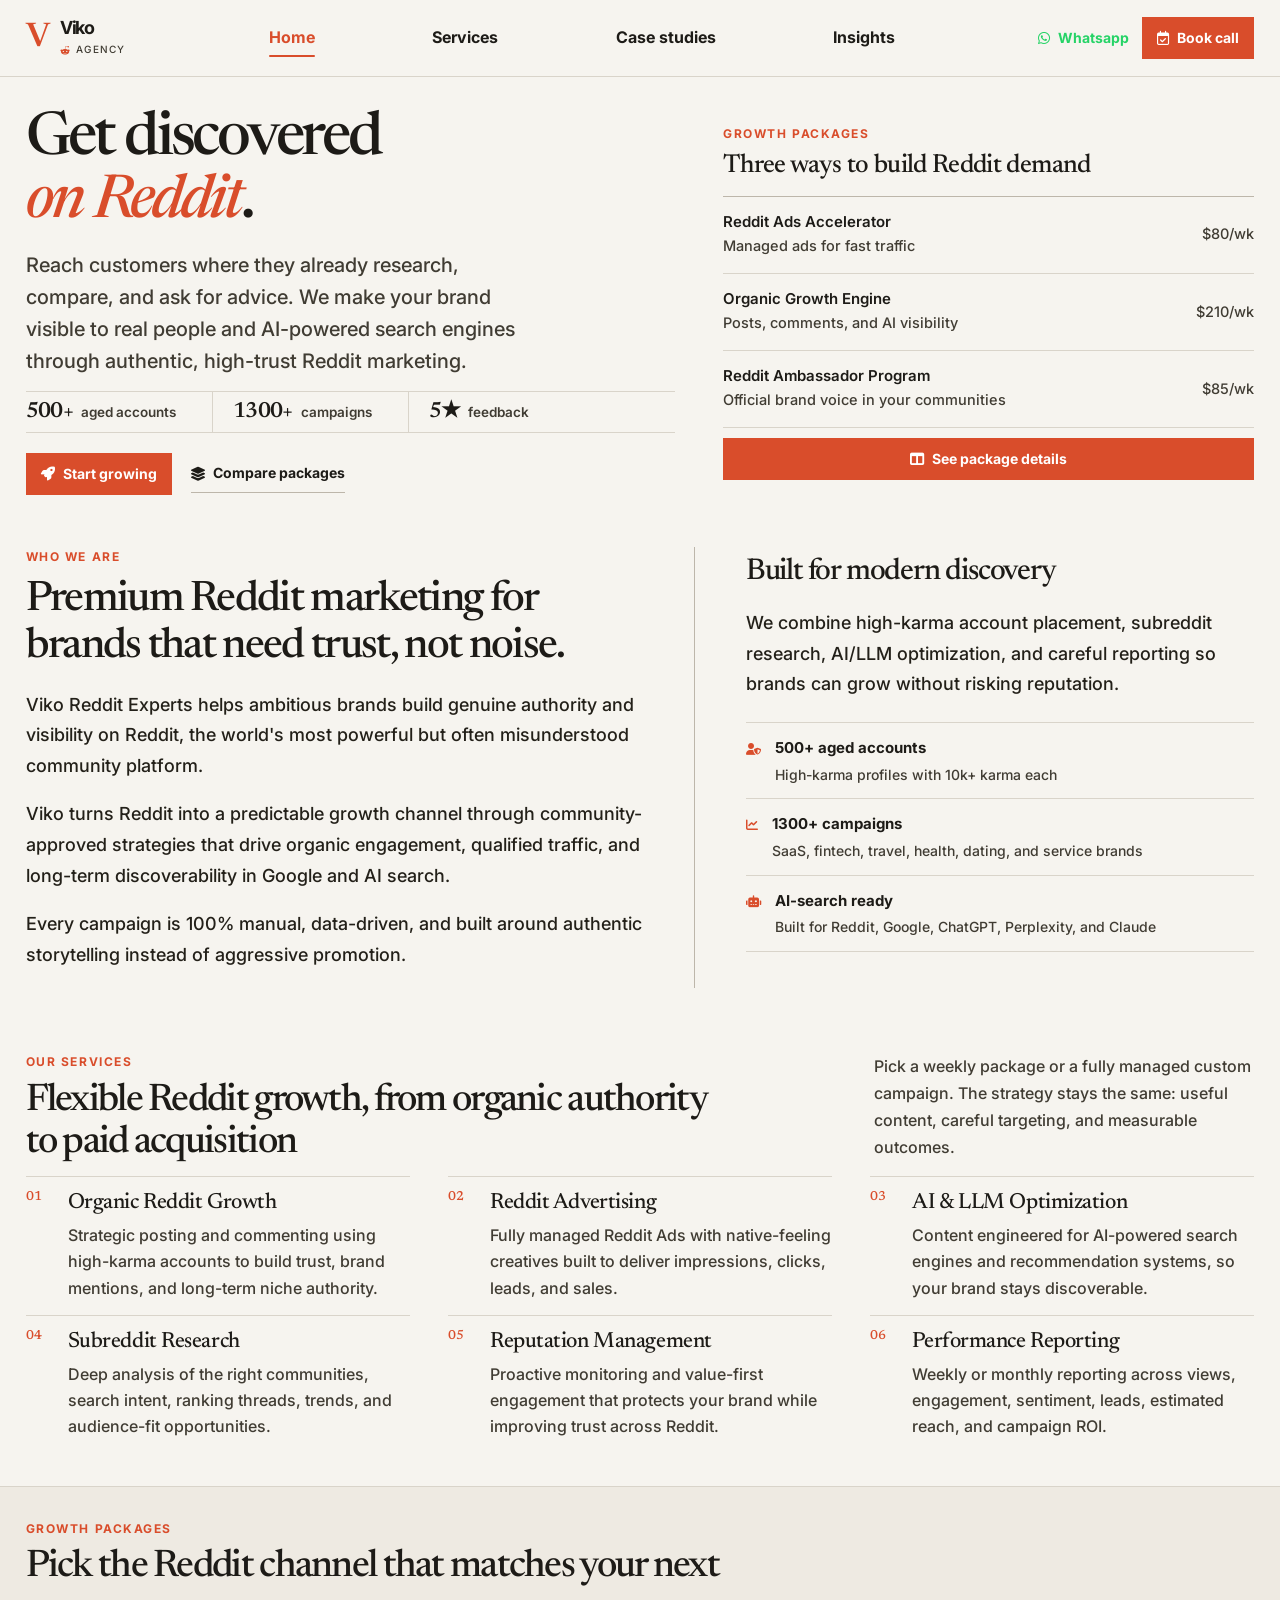
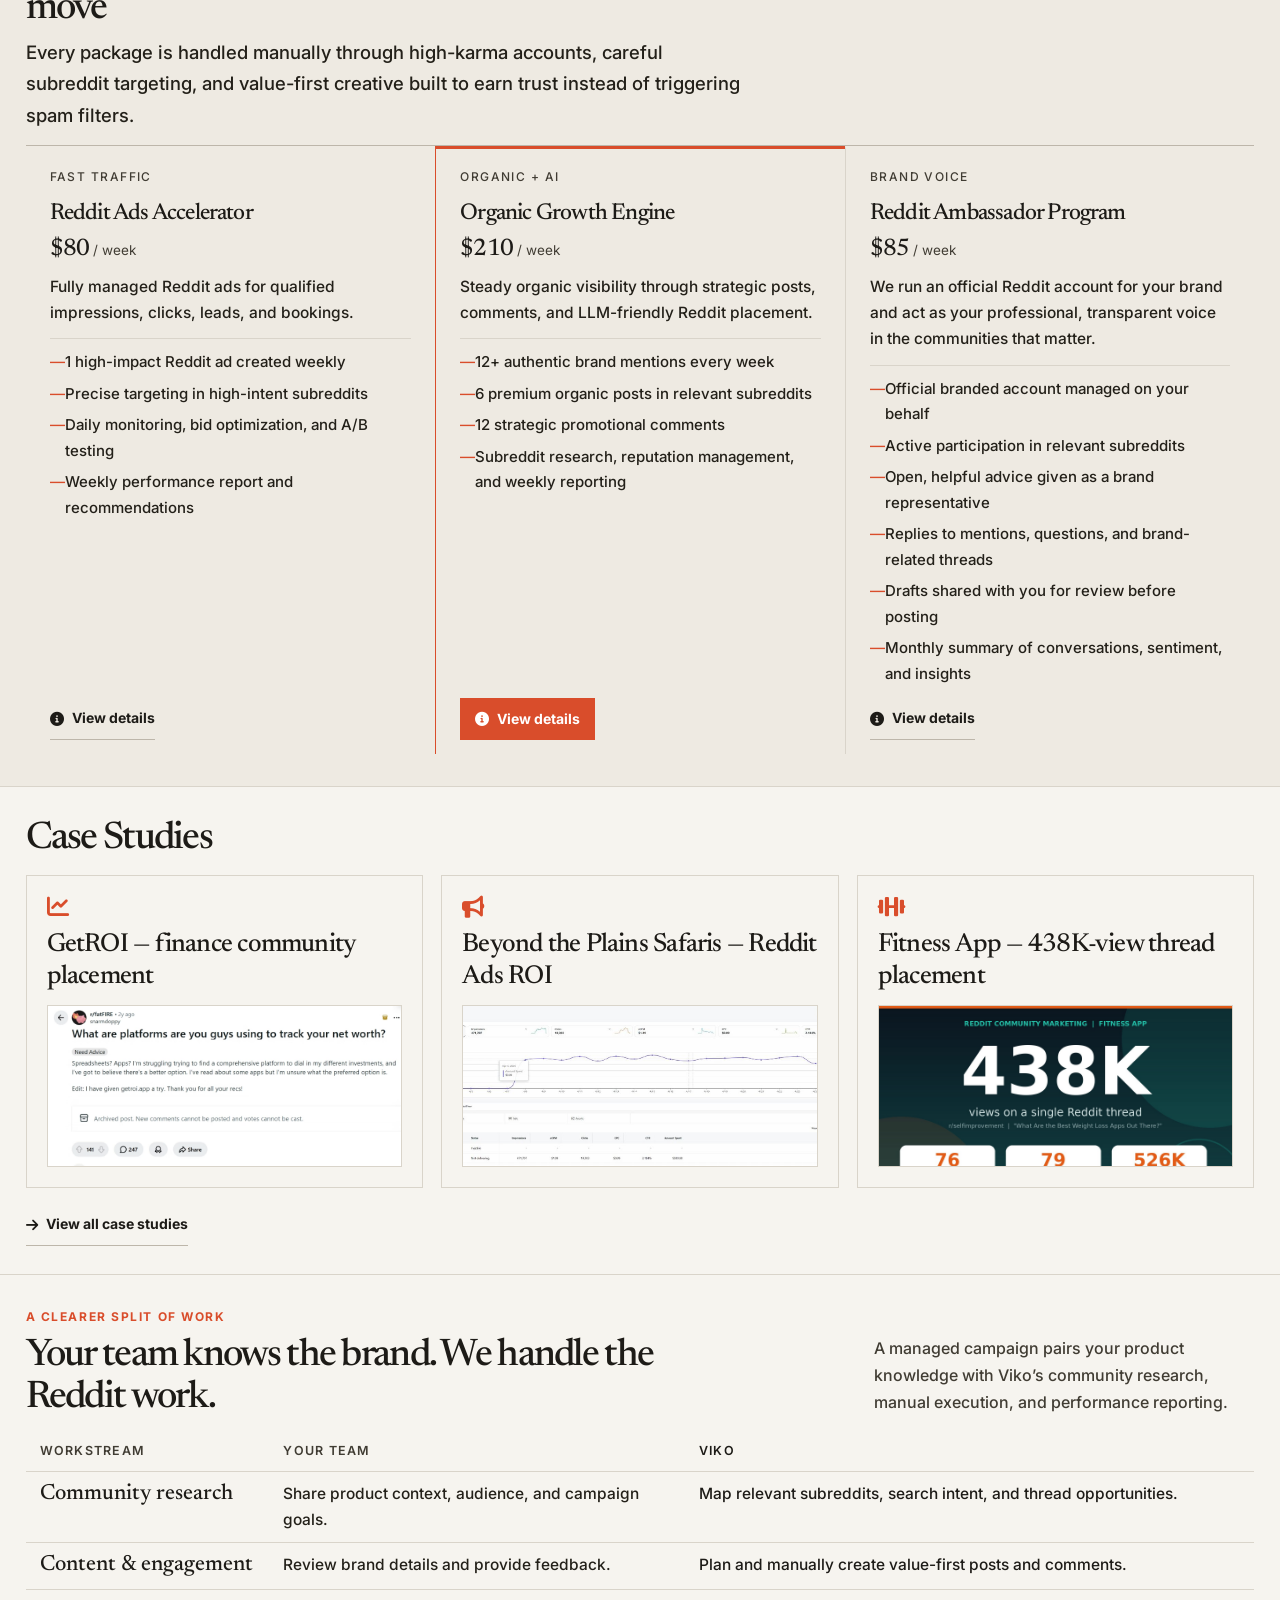
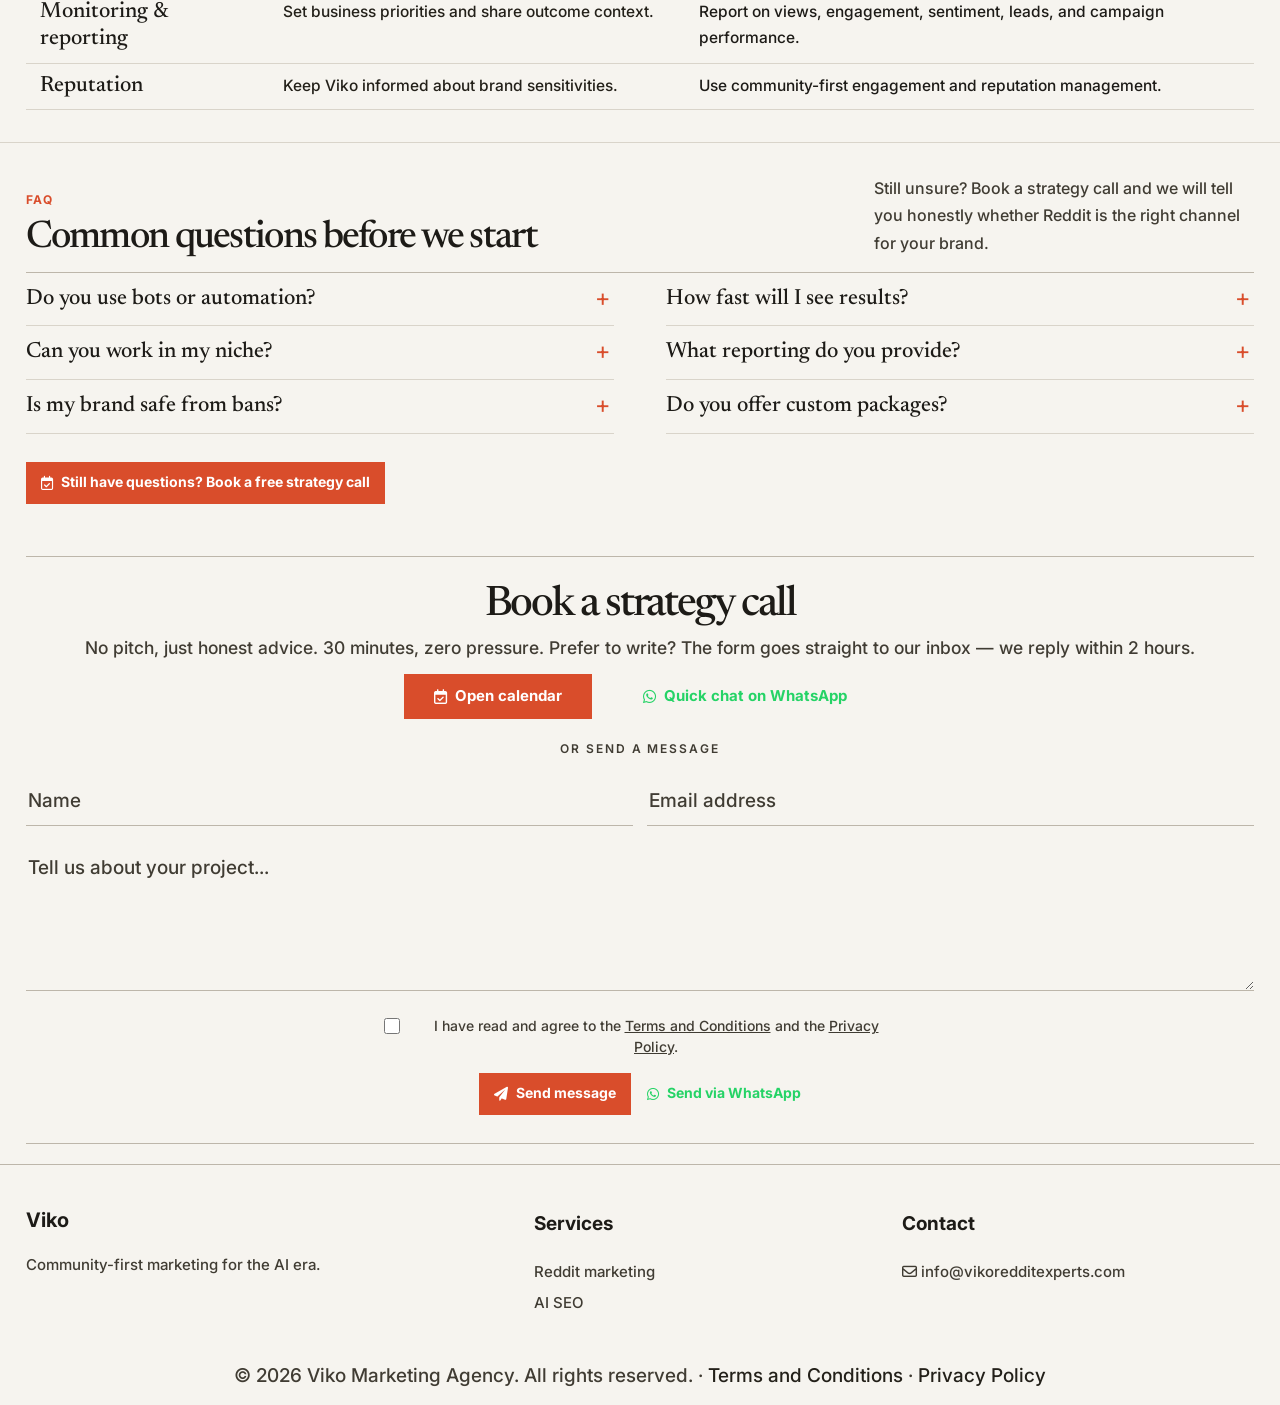
<file: index.html>
<!DOCTYPE html>
<html lang="en">

<head>
    <meta charset="UTF-8">
    <meta name="viewport" content="width=device-width, initial-scale=1.0">
    <meta name="description"
        content="Viko - Reddit growth agency: high karma profiles, AI SEO, community marketing and reputation management for brands.">
    <title>Viko · Reddit Agency</title>
    <link rel="icon" href="favicon-96x96.png" type="image/png" sizes="96x96">
    <link rel="icon" href="favicon-48x48.png" type="image/png" sizes="48x48">
    <link rel="shortcut icon" href="favicon.ico">
    <link rel="icon" href="favicon.ico" sizes="any">
    <link rel="apple-touch-icon" href="apple-touch-icon.png" sizes="180x180">
    <link rel="manifest" href="site.webmanifest">
    <meta name="theme-color" content="#f6f4ef">
    <script type="application/ld+json">
        {
            "@context": "https://schema.org",
            "@graph": [
                {
                    "@type": "Organization",
                    "@id": "https://vikoredditexperts.com/#organization",
                    "name": "Viko",
                    "url": "https://vikoredditexperts.com/",
                    "logo": "https://vikoredditexperts.com/viko-logo-512.png"
                },
                {
                    "@type": "WebSite",
                    "@id": "https://vikoredditexperts.com/#website",
                    "name": "Viko",
                    "url": "https://vikoredditexperts.com/",
                    "publisher": {
                        "@id": "https://vikoredditexperts.com/#organization"
                    }
                }
            ]
        }
    </script>
    <link rel="preconnect" href="https://fonts.googleapis.com">
    <link rel="preconnect" href="https://fonts.gstatic.com" crossorigin>
    <!-- Font Awesome 6 -->
    <link rel="stylesheet" href="https://cdnjs.cloudflare.com/ajax/libs/font-awesome/6.0.0-beta3/css/all.min.css">
    <!-- Google Fonts: Newsreader + Inter -->
    <link href="https://fonts.googleapis.com/css2?family=Inter:wght@400;500;600;700&family=Newsreader:opsz,wght@6..72,400;6..72,500;6..72,600&display=swap" rel="stylesheet">
    <link rel="stylesheet" href="styles.css">
    <script src="nav.js" defer></script>
</head>

<body>
    <div class="gradient-bg"></div>
    <div class="noise"></div>

    <header class="site-header">
        <div class="container header-inner">
            <a href="index.html" class="logo">
                <div class="logo-icon">V</div>
                <div class="logo-text">
                    <h1>Viko</h1>
                    <div class="tagline">
                        <i class="fab fa-reddit-alien"></i>
                        <span>agency</span>
                    </div>
                </div>
            </a>
            <nav class="primary-nav" aria-label="Main navigation">
                <a href="index.html">Home</a>
                <a href="index.html#capabilities">Services</a>
                <a href="case-study.html">Case studies</a>
                <a href="blog.html">Insights</a>
            </nav>
            <div class="header-actions">
                <a href="https://wa.me/254726979973?text=Hi%20Viko%2C%20I%20want%20to%20grow%20on%20Reddit"
                    class="btn btn-wa" role="button" aria-label="Contact via WhatsApp"><i class="fab fa-whatsapp"></i>
                    Whatsapp</a>
                <button class="btn btn-primary"
                    onclick="document.getElementById('booking').scrollIntoView({behavior:'smooth'})">
                    <i class="far fa-calendar-check"></i> Book call
                </button>
            </div>
        </div>
    </header>

    <main>
        <!-- Hero Section -->
        <section class="hero">
            <div class="container">
                <div class="hero-grid">
                    <div>
                        <h1 class="hero-title">
                            Get discovered<br>
                            <span>on Reddit</span>.
                        </h1>
                        <p style="font-size: 20px; color: var(--viko-meta); max-width: 500px;">
                            Reach customers where they already research, compare, and ask for advice. We make your brand visible to real people and AI-powered search engines through authentic, high-trust Reddit marketing.
                        </p>
                        <div class="hero-stats">
                            <div class="stat">
                                <div class="stat-number">500+</div>
                                <div class="stat-label">aged accounts</div>
                            </div>
                            <div class="stat">
                                <div class="stat-number">1300+</div>
                                <div class="stat-label">campaigns</div>
                            </div>
                            <div class="stat">
                                <div class="stat-number">5★</div>
                                <div class="stat-label">feedback</div>
                            </div>
                        </div>
                        <div class="cta-row">
                            <button class="btn btn-primary" onclick="document.getElementById('booking').scrollIntoView({behavior:'smooth'})"><i class="fas fa-rocket"></i> Start growing</button>
                            <button class="btn btn-outline" onclick="document.getElementById('packages').scrollIntoView({behavior:'smooth'})"><i class="fas fa-layer-group"></i> Compare packages</button>
                        </div>
                    </div>
                    <div class="hero-visual">
                        <div class="package-preview">
                            <div class="package-preview-header">
                                <div>
                                    <div class="eyebrow">Growth packages</div>
                                    <h2>Three ways to build Reddit demand</h2>
                                </div>
                                <div class="package-count">3</div>
                            </div>
                            <div class="package-preview-list">
                                <a class="package-preview-item" href="package.html?id=ads" aria-label="Reddit Ads Accelerator - full details">
                                    <div class="package-preview-icon"><i class="fas fa-bullhorn"></i></div>
                                    <div>
                                        <strong>Reddit Ads Accelerator</strong>
                                        <span>Managed ads for fast traffic</span>
                                    </div>
                                    <span class="package-preview-price">$80/wk</span>
                                </a>
                                <a class="package-preview-item" href="package.html?id=organic" aria-label="Organic Growth Engine - full details">
                                    <div class="package-preview-icon"><i class="fas fa-seedling"></i></div>
                                    <div>
                                        <strong>Organic Growth Engine</strong>
                                        <span>Posts, comments, and AI visibility</span>
                                    </div>
                                    <span class="package-preview-price">$210/wk</span>
                                </a>
                                <a class="package-preview-item" href="package.html?id=ambassador" aria-label="Reddit Ambassador Program - full details">
                                    <div class="package-preview-icon"><i class="fas fa-user-check"></i></div>
                                    <div>
                                        <strong>Reddit Ambassador Program</strong>
                                        <span>Official brand voice in your communities</span>
                                    </div>
                                    <span class="package-preview-price">$85/wk</span>
                                </a>
                            </div>
                            <button class="btn btn-primary" style="margin-top: 22px; width: 100%; justify-content: center;" onclick="document.getElementById('packages').scrollIntoView({behavior:'smooth'})"><i class="fas fa-table-columns"></i> See package details</button>
                        </div>
                    </div>
                </div>
            </div>
        </section>

        <!-- About Section -->
        <section class="content-section" id="about">
            <div class="container split-section">
                <div class="narrative-panel">
                    <div class="section-kicker">Who we are</div>
                    <h2>Premium Reddit marketing for brands that need trust, not noise.</h2>
                    <p>Viko Reddit Experts helps ambitious brands build genuine authority and visibility on Reddit, the world's most powerful but often misunderstood community platform.</p>
                    <p>Viko turns Reddit into a predictable growth channel through community-approved strategies that drive organic engagement, qualified traffic, and long-term discoverability in Google and AI search.</p>
                    <p>Every campaign is 100% manual, data-driven, and built around authentic storytelling instead of aggressive promotion.</p>
                </div>
                <div class="proof-panel">
                    <h3>Built for modern discovery</h3>
                    <p>We combine high-karma account placement, subreddit research, AI/LLM optimization, and careful reporting so brands can grow without risking reputation.</p>
                    <div class="proof-list">
                        <div class="proof-item">
                            <i class="fas fa-user-shield"></i>
                            <div>
                                <strong>500+ aged accounts</strong>
                                <span>High-karma profiles with 10k+ karma each</span>
                            </div>
                        </div>
                        <div class="proof-item">
                            <i class="fas fa-chart-line"></i>
                            <div>
                                <strong>1300+ campaigns</strong>
                                <span>SaaS, fintech, travel, health, dating, and service brands</span>
                            </div>
                        </div>
                        <div class="proof-item">
                            <i class="fas fa-robot"></i>
                            <div>
                                <strong>AI-search ready</strong>
                                <span>Built for Reddit, Google, ChatGPT, Perplexity, and Claude</span>
                            </div>
                        </div>
                    </div>
                </div>
            </div>
        </section>

        <!-- Capabilities Section -->
        <section class="content-section" id="capabilities">
            <div class="container">
                <div class="section-heading-row">
                    <div>
                        <div class="section-kicker">Our services</div>
                        <h2 class="section-title">Flexible Reddit growth, from organic authority to paid acquisition</h2>
                    </div>
                    <p>Pick a weekly package or a fully managed custom campaign. The strategy stays the same: useful content, careful targeting, and measurable outcomes.</p>
                </div>
                <div class="capability-grid">
                    <article class="capability-card">
                        <i class="fas fa-seedling"></i>
                        <h3>Organic Reddit Growth</h3>
                        <p>Strategic posting and commenting using high-karma accounts to build trust, brand mentions, and long-term niche authority.</p>
                    </article>
                    <article class="capability-card">
                        <i class="fas fa-bullhorn"></i>
                        <h3>Reddit Advertising</h3>
                        <p>Fully managed Reddit Ads with native-feeling creatives built to deliver impressions, clicks, leads, and sales.</p>
                    </article>
                    <article class="capability-card">
                        <i class="fas fa-robot"></i>
                        <h3>AI & LLM Optimization</h3>
                        <p>Content engineered for AI-powered search engines and recommendation systems, so your brand stays discoverable.</p>
                    </article>
                    <article class="capability-card">
                        <i class="fas fa-magnifying-glass-chart"></i>
                        <h3>Subreddit Research</h3>
                        <p>Deep analysis of the right communities, search intent, ranking threads, trends, and audience-fit opportunities.</p>
                    </article>
                    <article class="capability-card">
                        <i class="fas fa-shield-halved"></i>
                        <h3>Reputation Management</h3>
                        <p>Proactive monitoring and value-first engagement that protects your brand while improving trust across Reddit.</p>
                    </article>
                    <article class="capability-card">
                        <i class="fas fa-chart-pie"></i>
                        <h3>Performance Reporting</h3>
                        <p>Weekly or monthly reporting across views, engagement, sentiment, leads, estimated reach, and campaign ROI.</p>
                    </article>
                </div>
            </div>
        </section>

        <!-- Packages Section -->
        <section class="packages-section" id="packages">
            <div class="container">
                <div class="section-kicker">Growth packages</div>
                <h2 class="section-title">Pick the Reddit channel that matches your next move</h2>
                <p class="section-lead">Every package is handled manually through high-karma accounts, careful subreddit targeting, and value-first creative built to earn trust instead of triggering spam filters.</p>
                <div class="packages-grid">
                    <article class="package-card">
                        <div class="package-card-top">
                            <div class="package-card-icon"><i class="fas fa-bullhorn"></i></div>
                            <span class="package-tag">Fast traffic</span>
                        </div>
                        <h3>Reddit Ads Accelerator</h3>
                        <div class="package-price">$80 <span>/ week</span></div>
                        <p class="package-summary">Fully managed Reddit ads for qualified impressions, clicks, leads, and bookings.</p>
                        <ul class="package-features">
                            <li>1 high-impact Reddit ad created weekly</li>
                            <li>Precise targeting in high-intent subreddits</li>
                            <li>Daily monitoring, bid optimization, and A/B testing</li>
                            <li>Weekly performance report and recommendations</li>
                        </ul>
                        <a class="btn btn-outline" href="package.html?id=ads"><i class="fas fa-circle-info"></i> View details</a>
                    </article>

                    <article class="package-card featured">
                        <div class="package-card-top">
                            <div class="package-card-icon"><i class="fas fa-seedling"></i></div>
                            <span class="package-tag">Organic + AI</span>
                        </div>
                        <h3>Organic Growth Engine</h3>
                        <div class="package-price">$210 <span>/ week</span></div>
                        <p class="package-summary">Steady organic visibility through strategic posts, comments, and LLM-friendly Reddit placement.</p>
                        <ul class="package-features">
                            <li>12+ authentic brand mentions every week</li>
                            <li>6 premium organic posts in relevant subreddits</li>
                            <li>12 strategic promotional comments</li>
                            <li>Subreddit research, reputation management, and weekly reporting</li>
                        </ul>
                        <a class="btn btn-primary" href="package.html?id=organic"><i class="fas fa-circle-info"></i> View details</a>
                    </article>

                    <article class="package-card">
                        <div class="package-card-top">
                            <div class="package-card-icon"><i class="fas fa-user-check"></i></div>
                            <span class="package-tag">Brand voice</span>
                        </div>
                        <h3>Reddit Ambassador Program</h3>
                        <div class="package-price">$85 <span>/ week</span></div>
                        <p class="package-summary">We run an official Reddit account for your brand and act as your professional, transparent voice in the communities that matter.</p>
                        <ul class="package-features">
                            <li>Official branded account managed on your behalf</li>
                            <li>Active participation in relevant subreddits</li>
                            <li>Open, helpful advice given as a brand representative</li>
                            <li>Replies to mentions, questions, and brand-related threads</li>
                            <li>Drafts shared with you for review before posting</li>
                            <li>Monthly summary of conversations, sentiment, and insights</li>
                        </ul>
                        <a class="btn btn-outline" href="package.html?id=ambassador"><i class="fas fa-circle-info"></i> View details</a>
                    </article>
                </div>
            </div>
        </section>

        <!-- Services Section -->
        <section class="container" id="services">
            <h2 class="section-title">Case Studies</h2>
            <div class="services-grid">
<div class="service-tile" onclick="window.location.href='case-study.html?id=getroi'">
                    <i class="fas fa-chart-line service-icon"></i>
                    <h3>GetROI — finance community placement</h3>
                    <div class="service-thumb-container">
                        <picture>
                            <source srcset="case-study-1.avif" type="image/avif">
                            <img class="service-thumb" src="case-study-1.png" width="936" height="408" alt="Thumbnail of the GetROI Reddit post in r/fatFIRE" loading="lazy" decoding="async">
                        </picture>
                    </div>
                </div>
                <div class="service-tile" onclick="window.location.href='case-study.html?id=beyond-plains-ads'">
                    <i class="fas fa-bullhorn service-icon"></i>
                    <h3>Beyond the Plains Safaris — Reddit Ads ROI</h3>
                    <div class="service-thumb-container">
                        <img class="service-thumb" src="case-study-7-section-2.jpg" width="1538" height="467" alt="Thumbnail of the Beyond the Plains Safaris Reddit Ads dashboard" loading="lazy" decoding="async">
                    </div>
                </div>
                <div class="service-tile" onclick="window.location.href='case-study.html?id=fitness-app'">
                    <i class="fas fa-dumbbell service-icon"></i>
                    <h3>Fitness App — 438K-view thread placement</h3>
                    <div class="service-thumb-container">
                        <img class="service-thumb" src="case-study-9-section-3.jpg" width="1600" height="900" alt="Thumbnail of the campaign snapshot: 438K views in r/selfimprovement" loading="lazy" decoding="async">
                    </div>
                </div>
            </div>
            <div style="margin-top: 16px;">
                <a class="btn btn-outline" href="case-study.html"><i class="fas fa-arrow-right"></i> View all case studies</a>
            </div>
        </section>

        <section class="content-section comparison-section" id="comparison">
            <div class="container">
                <div class="section-heading-row">
                    <div>
                        <div class="section-kicker">A clearer split of work</div>
                        <h2 class="section-title">Your team knows the brand. We handle the Reddit work.</h2>
                    </div>
                    <p>A managed campaign pairs your product knowledge with Viko’s community research, manual execution, and performance reporting.</p>
                </div>
                <div class="comparison-wrap">
                    <table class="comparison-table">
                        <thead>
                            <tr>
                                <th scope="col">Workstream</th>
                                <th scope="col">Your team</th>
                                <th scope="col">Viko</th>
                            </tr>
                        </thead>
                        <tbody>
                            <tr>
                                <th scope="row">Community research</th>
                                <td>Share product context, audience, and campaign goals.</td>
                                <td>Map relevant subreddits, search intent, and thread opportunities.</td>
                            </tr>
                            <tr>
                                <th scope="row">Content &amp; engagement</th>
                                <td>Review brand details and provide feedback.</td>
                                <td>Plan and manually create value-first posts and comments.</td>
                            </tr>
                            <tr>
                                <th scope="row">Monitoring &amp; reporting</th>
                                <td>Set business priorities and share outcome context.</td>
                                <td>Report on views, engagement, sentiment, leads, and campaign performance.</td>
                            </tr>
                            <tr>
                                <th scope="row">Reputation</th>
                                <td>Keep Viko informed about brand sensitivities.</td>
                                <td>Use community-first engagement and reputation management.</td>
                            </tr>
                        </tbody>
                    </table>
                </div>
            </div>
        </section>

        <!-- FAQ Section -->
        <section class="content-section" id="faq">
            <div class="container">
                <div class="section-heading-row">
                    <div>
                        <div class="section-kicker">FAQ</div>
                        <h2 class="section-title">Common questions before we start</h2>
                    </div>
                    <p>Still unsure? Book a strategy call and we will tell you honestly whether Reddit is the right channel for your brand.</p>
                </div>
                <div class="faq-grid">
                    <details class="faq-item">
                        <summary>Do you use bots or automation?</summary>
                        <p>No. All posts, comments, and ads are handled manually using high-karma accounts, which keeps the work safer and more authentic.</p>
                    </details>
                    <details class="faq-item">
                        <summary>How fast will I see results?</summary>
                        <p>Organic posts can start gaining traction within days. Reddit Ads can deliver leads within the first week. Authority compounds over 4-8 weeks.</p>
                    </details>
                    <details class="faq-item">
                        <summary>Can you work in my niche?</summary>
                        <p>Yes. We have run campaigns across health, finance, SaaS, travel, dating, tech, local services, and more.</p>
                    </details>
                    <details class="faq-item">
                        <summary>What reporting do you provide?</summary>
                        <p>Weekly or monthly reports can include views, upvotes, comments, sentiment, leads for ads, estimated reach, and recommendations.</p>
                    </details>
                    <details class="faq-item">
                        <summary>Is my brand safe from bans?</summary>
                        <p>Our community-first approach is designed to survive moderation and build positive reputation. We avoid spam tactics that put brands at risk.</p>
                    </details>
                    <details class="faq-item">
                        <summary>Do you offer custom packages?</summary>
                        <p>Yes. We can build custom campaigns for enterprise brands, unusual niches, product launches, reputation work, or blended paid and organic strategies.</p>
                    </details>
                </div>
                <div style="margin-top: 28px;">
                    <button class="btn btn-primary" onclick="document.getElementById('booking').scrollIntoView({behavior:'smooth'})"><i class="far fa-calendar-check"></i> Still have questions? Book a free strategy call</button>
                </div>
            </div>
        </section>

        <!-- Booking Section -->
        <!-- Booking + Inquiry -->
        <section class="container" id="booking">
            <div class="booking-section">
                <div class="booking-header">
                    <h2>Book a strategy call</h2>
                    <p>No pitch, just honest advice. 30 minutes, zero pressure. Prefer to write? The form goes straight to our inbox — we reply within 2 hours.</p>
                </div>
                <div class="booking-btn-group">
                    <button class="btn btn-primary" onclick="openCalendly()"
                        style="font-size: 15px; padding: 12px 30px;">
                        <i class="far fa-calendar-check"></i> Open calendar
                    </button>
                    <a href="https://wa.me/254726979973?text=Hi%20Viko%2C%20I%20want%20to%20grow%20on%20Reddit"
                        class="btn btn-wa" style="font-size: 15px; padding: 12px 30px;" role="button"
                        aria-label="Quick chat on WhatsApp">
                        <i class="fab fa-whatsapp"></i> Quick chat on WhatsApp
                    </a>
                </div>
                <p class="booking-divider">or send a message</p>
                <form id="contact-form" onsubmit="handleContactForm(event)" style="margin-bottom: 2px;">
                    <div class="form-grid">
                        <div class="form-group">
                            <input type="text" placeholder=" " id="name" name="name" required>
                            <label for="name">Name</label>
                        </div>
                        <div class="form-group">
                            <input type="email" placeholder=" " id="email" name="email" required>
                            <label for="email">Email address</label>
                        </div>
                        <div class="form-group full-width">
                            <textarea rows="4" placeholder=" " id="message" name="message" required></textarea>
                            <label for="message">Tell us about your project...</label>
                        </div>
                    </div>
                    <div style="display: flex; justify-content: center; margin-top: 14px;">
                        <label for="consent" style="display: flex; gap: 9px; align-items: flex-start; max-width: 520px; color: var(--muted); font-size: 14px; line-height: 1.5; cursor: pointer;">
                            <input type="checkbox" id="consent" required style="margin-top: 3px; width: 16px; height: 16px; flex: 0 0 auto; accent-color: var(--accent);">
                            <span>I have read and agree to the <a href="terms.html">Terms and Conditions</a> and the <a href="privacy.html">Privacy Policy</a>.</span>
                        </label>
                    </div>
                    <div style="display: flex; justify-content: center; gap: 16px; margin-top: 16px;">
                        <button type="submit" class="btn btn-primary"><i class="fas fa-paper-plane"></i> Send
                            message</button>
                        <button type="button" id="form-wa-btn" class="btn btn-wa"><i class="fab fa-whatsapp"></i> Send
                            via WhatsApp</button>
                    </div>
                </form>
            </div>
        </section>

        <!-- Footer -->
        <footer class="footer">
            <div class="container">
                <div class="footer-grid">
                    <div>
                        <h3 style="font-size: 20px; margin-bottom: 10px;">Viko</h3>
                        <p style="color: var(--viko-meta);">Community-first marketing for the AI era.</p>
                    </div>
                    <div>
                        <h4 style="margin-bottom: 8px;">Services</h4>
                        <ul style="list-style: none; color: var(--viko-meta);">
                            <li style="margin-bottom: 5px;">Reddit marketing</li>
                            <li style="margin-bottom: 5px;">AI SEO</li>
                        </ul>
                    </div>
                    <div>
                        <h4 style="margin-bottom: 8px;">Contact</h4>
                        <ul style="list-style: none; color: var(--viko-meta);">

                            <li style="margin-bottom: 5px;"><i class="far fa-envelope"></i> info@vikoredditexperts.com</li>
                        </ul>
                    </div>
                </div>
                <div style="text-align: center; margin-top: 26px; color: var(--viko-meta);">
                    © 2026 Viko Marketing Agency. All rights reserved. · <a href="terms.html">Terms and Conditions</a> · <a href="privacy.html">Privacy Policy</a>
                </div>
            </div>
        </footer>
    </main>

    <!-- Calendly Popup Modal -->
    <div id="calendlyModal" class="modal">
        <div class="modal-content" style="max-width: 900px;">
            <span class="modal-close" onclick="closeCalendly()">&times;</span>
            <div id="calendlyContainer" style="min-height: 600px;"></div>
        </div>
    </div>

    <script src="https://assets.calendly.com/assets/external/widget.js"></script>
    <script>
        // Close the booking popup when clicking outside it
        document.addEventListener('click', function (event) {
            if (event.target === document.getElementById('calendlyModal')) {
                closeCalendly();
            }
        });

        // Calendly Functions
        function openCalendly() {
            const modal = document.getElementById('calendlyModal');
            const container = document.getElementById('calendlyContainer');
            const calendlyUrl = 'https://calendly.com/vikoredditexperts/30min';

            modal.classList.add('active');

            // always embed via iframe for precise control
            container.innerHTML = `
                <iframe 
                    src="${calendlyUrl}?embed_domain=${window.location.hostname}&embed_type=Inline" 
                    width="100%" height="100%" frameborder="0" 
                    allow="clipboard-write; encrypted-media; fullscreen; geolocation; microphone; camera"
                    style="border: 0; min-height: 100%;"
                ></iframe>
            `;
        }

        function closeCalendly() {
            document.getElementById('calendlyModal').classList.remove('active');
        }

        // Contact Form Handler
        function handleContactForm(event) {
            event.preventDefault();

            const name = document.getElementById('name').value;
            const email = document.getElementById('email').value;
            const message = document.getElementById('message').value;
            const submitBtn = event.target.querySelector('button[type="submit"]');
            const originalText = submitBtn.innerHTML;

            // Collect form data
            const formData = {
                name: name,
                email: email,
                message: message,
                timestamp: new Date().toISOString()
            };

            // Update button to show sending status
            submitBtn.innerHTML = '<i class="fas fa-spinner fa-spin"></i> Sending...';
            submitBtn.disabled = true;

            // Send to Web3Forms (free service, no configuration needed initially)
            fetch('https://api.web3forms.com/submit', {
                method: 'POST',
                headers: {
                    'Content-Type': 'application/json',
                },
                body: JSON.stringify({
                    access_key: '1fc110e0-d475-495e-a3af-276f2fc850f9',
                    name: name,
                    email: email,
                    message: message,
                    from_name: 'Viko Contact Form'
                })
            })
                .then(response => response.json())
                .then(data => {
                    if (data.success) {
                        window.location.href = 'thankyou.html';
                    } else {
                        throw new Error('Form submission failed');
                    }
                })
                .catch(error => {
                    console.error('Error:', error);

                    // Fallback: Show success even if service fails (for demo)
                    submitBtn.innerHTML = '<i class="fas fa-check-circle"></i> Message sent!';
                    document.getElementById('contact-form').reset();

                    setTimeout(() => {
                        submitBtn.innerHTML = originalText;
                        submitBtn.disabled = false;
                    }, 3000);
                });
        }

        // WhatsApp button functionality for the contact form
        const formWaBtn = document.getElementById('form-wa-btn');
        if (formWaBtn) {
            formWaBtn.addEventListener('click', function (e) {
                e.preventDefault();
                const consent = document.getElementById('consent');
                if (consent && !consent.reportValidity()) return;
                const name = document.getElementById('name').value.trim();
                const message = document.getElementById('message').value.trim();

                let text = '';
                if (name && message) {
                    text = `Hi Viko, I'm ${name}. ${message}`;
                } else if (message) {
                    text = message;
                } else {
                    text = "Hi Viko, I want to grow on Reddit"; // Default fallback
                }

                window.open(`https://wa.me/254726979973?text=${encodeURIComponent(text)}`, '_blank');
            });
        }
    </script>
</body>

</html>
</file>
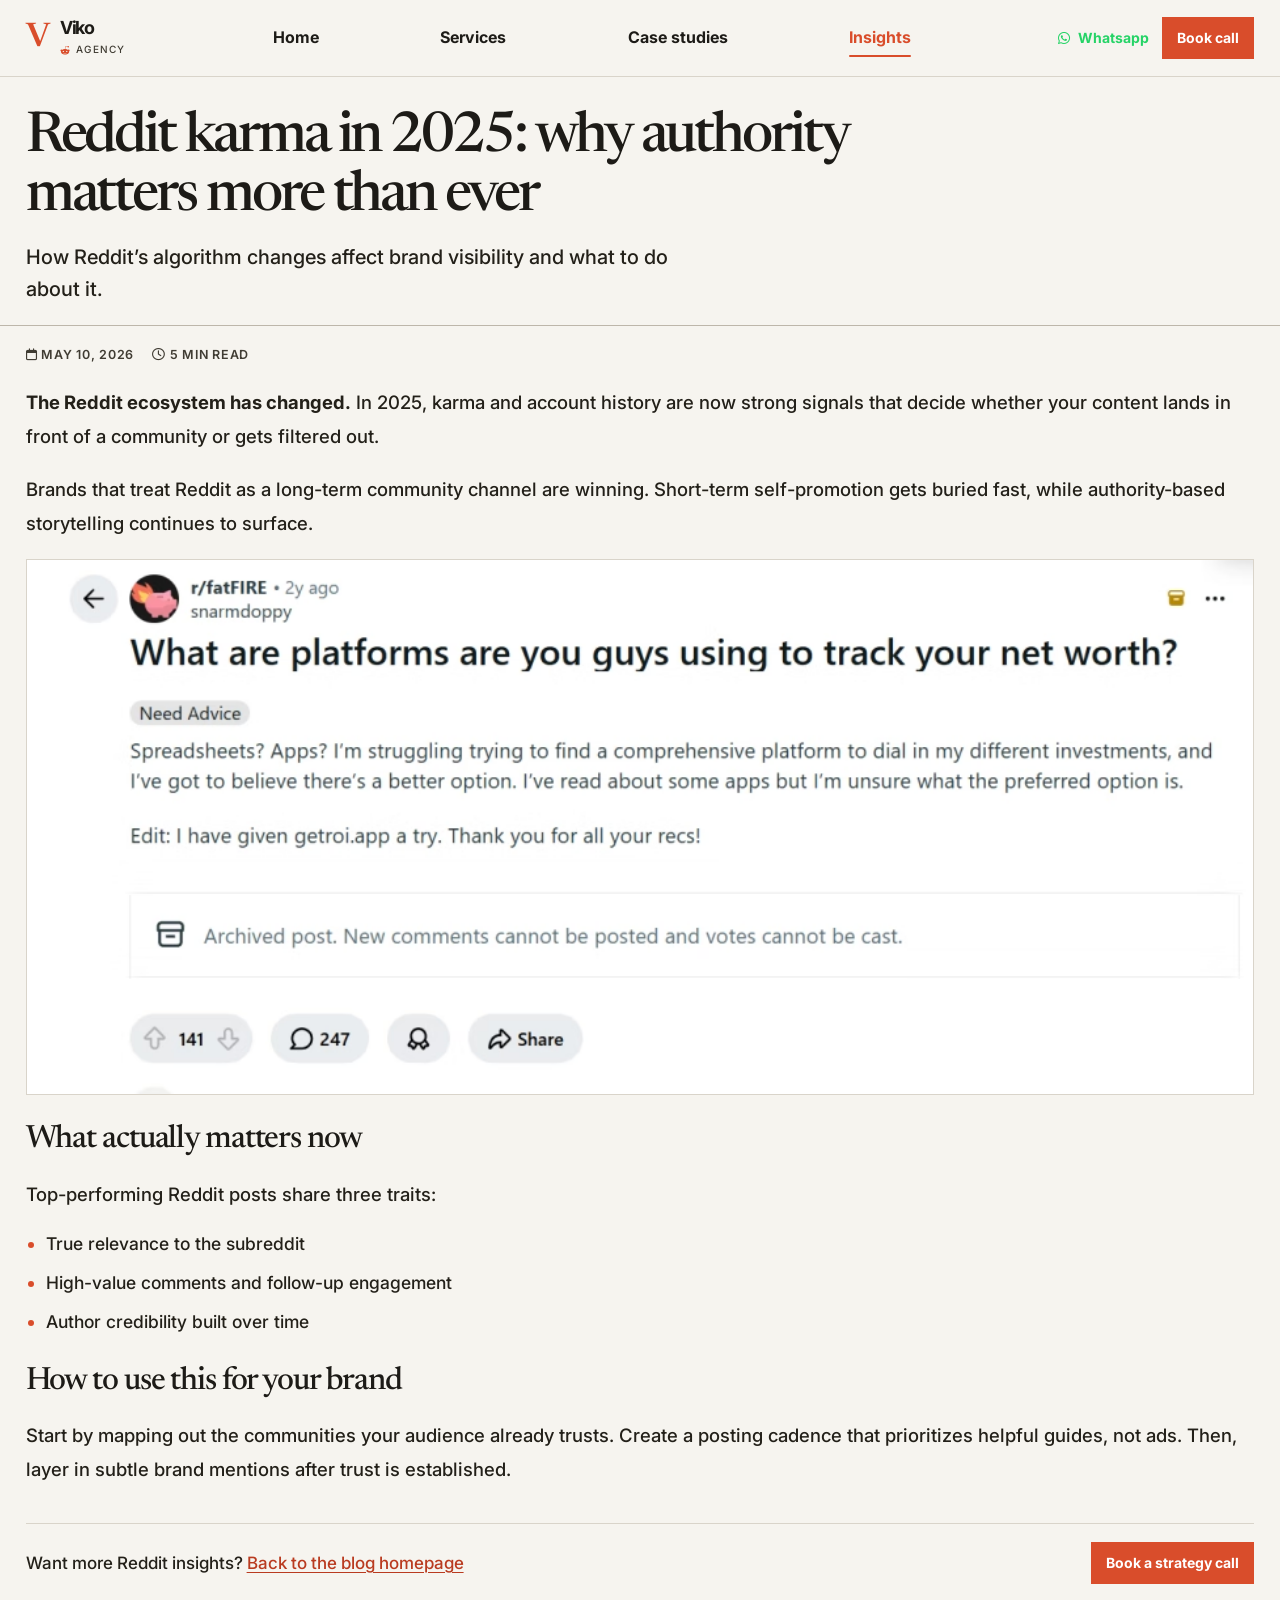
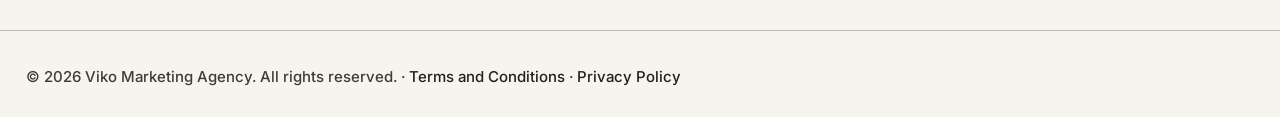
<file: blog-post.html>
<!DOCTYPE html>
<html lang="en">

<head>
    <meta charset="UTF-8">
    <meta name="viewport" content="width=device-width, initial-scale=1.0">
    <meta name="description" content="Viko Blog Post - Full article view for Reddit marketing insights">
    <title>Viko Blog Post</title>
    <link rel="icon" href="favicon-96x96.png" type="image/png" sizes="96x96">
    <link rel="icon" href="favicon-48x48.png" type="image/png" sizes="48x48">
    <link rel="shortcut icon" href="favicon.ico">
    <link rel="icon" href="favicon.ico" sizes="any">
    <link rel="apple-touch-icon" href="apple-touch-icon.png" sizes="180x180">
    <link rel="manifest" href="site.webmanifest">
    <meta name="theme-color" content="#f6f4ef">
    <link rel="preconnect" href="https://fonts.googleapis.com">
    <link rel="preconnect" href="https://fonts.gstatic.com" crossorigin>
    <link rel="stylesheet" href="https://cdnjs.cloudflare.com/ajax/libs/font-awesome/6.0.0-beta3/css/all.min.css">
    <link href="https://fonts.googleapis.com/css2?family=Inter:wght@400;500;600;700&family=Newsreader:opsz,wght@6..72,400;6..72,500;6..72,600&display=swap" rel="stylesheet">
    <link rel="stylesheet" href="styles.css">
    <script src="nav.js" defer></script>
</head>

<body>
    <header class="site-header">
        <div class="container header-inner">
            <a href="blog.html" class="logo">
                <div class="logo-icon">V</div>
                <div class="logo-text">
                    <h1>Viko</h1>
                    <div class="tagline">
                        <i class="fab fa-reddit-alien"></i>
                        <span>agency</span>
                    </div>
                </div>
            </a>
            <nav class="primary-nav" aria-label="Main navigation">
                <a href="index.html">Home</a>
                <a href="index.html#capabilities">Services</a>
                <a href="case-study.html">Case studies</a>
                <a href="blog.html">Insights</a>
            </nav>
            <div class="header-actions">
                <a href="https://wa.me/254726979973?text=Hi%20Viko%2C%20I%20want%20to%20grow%20on%20Reddit" class="btn btn-wa"
                    role="button" aria-label="Contact via WhatsApp"><i class="fab fa-whatsapp"></i> Whatsapp</a>
                <a href="index.html#booking" class="btn btn-primary">Book call</a>
            </div>
        </div>
    </header>

    <main>
        <section class="hero">
            <div class="container">
                <h1 id="post-title">Loading article…</h1>
                <p id="post-description">Read a full Viko blog article with support for images, video embeds, and rich formatting.</p>
            </div>
        </section>

        <section class="container post-panel">
            <div class="post-meta" id="post-meta"></div>
            <div class="post-content" id="post-content"></div>
            <div class="post-footer">
                <p>Want more Reddit insights? <a href="blog.html">Back to the blog homepage</a></p>
                <a href="index.html#booking" class="btn btn-primary">Book a strategy call</a>
            </div>
        </section>
    </main>

    <footer class="footer">
        <div class="container">
            <p>© 2026 Viko Marketing Agency. All rights reserved. · <a href="terms.html">Terms and Conditions</a> · <a href="privacy.html">Privacy Policy</a></p>
        </div>
    </footer>

    <!-- Articles come from insights.js — that file is where you add, edit, or delete articles. -->
    <script src="insights.js"></script>
    <script>
        function getQueryParam(name) {
            const urlParams = new URLSearchParams(window.location.search);
            return urlParams.get(name);
        }

        const postId = getQueryParam('id') || 'blog-1';
        const post = INSIGHTS.find(item => item.id === postId);

        const titleEl = document.getElementById('post-title');
        const descriptionEl = document.getElementById('post-description');
        const metaEl = document.getElementById('post-meta');
        const contentEl = document.getElementById('post-content');
        const imageSizes = {
            'case-study-1.png': [936, 408],
        };

        function optimizeImages(html) {
            return html.replace(/<img([^>]*)src="([^"]+\.png)"([^>]*)>/g, (match, beforeSrc, src, afterSrc) => {
                const [width, height] = imageSizes[src] || [];
                const dimensions = width && height ? ` width="${width}" height="${height}"` : '';
                const avifSrc = src.replace(/\.png$/, '.avif');

                return `<picture>
                    <source srcset="${avifSrc}" type="image/avif">
                    <img${beforeSrc}src="${src}"${afterSrc}${dimensions} loading="lazy" decoding="async">
                </picture>`;
            });
        }

        if (!post) {
            titleEl.textContent = 'Article not found';
            descriptionEl.textContent = 'Return to the blog homepage and pick another story.';
            contentEl.innerHTML = '<p style="color: #f5a623;">We could not find the requested article. <a href="blog.html" style="color: #ff4500; text-decoration: underline;">Go back to the blog</a>.</p>';
        } else {
            titleEl.textContent = post.title;
            descriptionEl.textContent = post.description;
            metaEl.innerHTML = `
                <span><i class="far fa-calendar"></i> ${post.date}</span>
                <span><i class="far fa-clock"></i> ${post.readTime}</span>
            `;
            contentEl.innerHTML = optimizeImages(post.content);
        }
    </script>
</body>

</html>
</file>
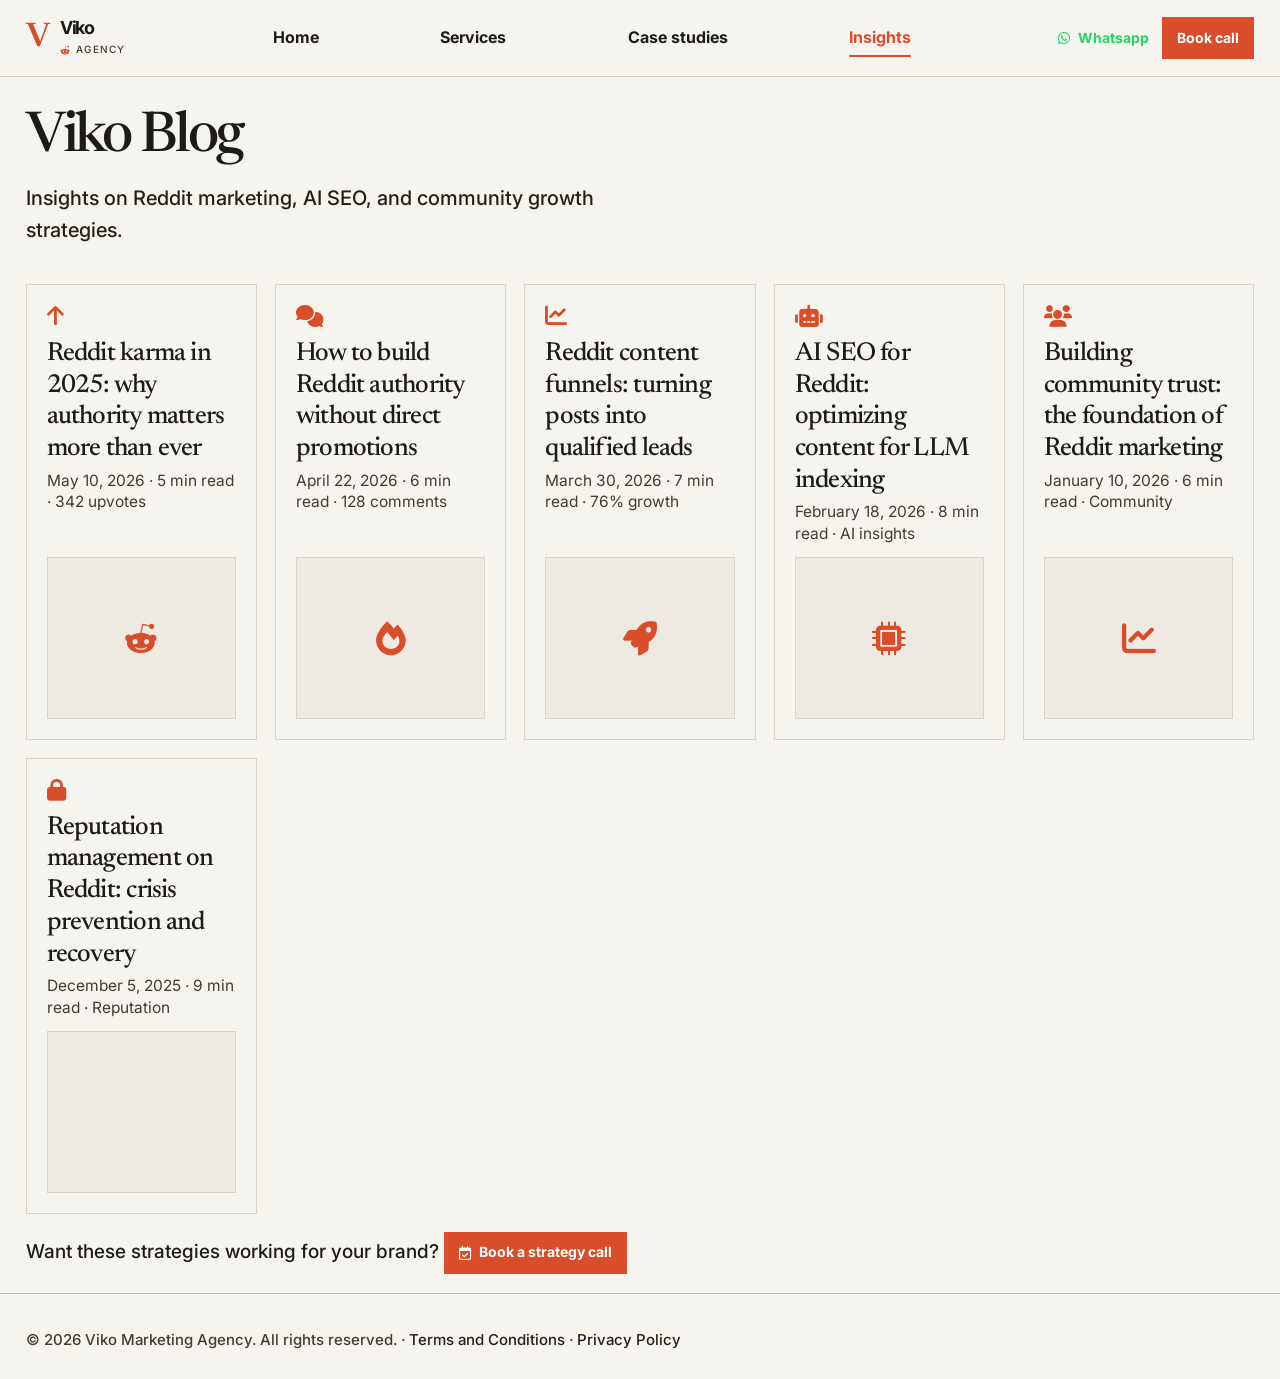
<file: blog.html>
<!DOCTYPE html>
<html lang="en">

<head>
    <meta charset="UTF-8">
    <meta name="viewport" content="width=device-width, initial-scale=1.0">
    <meta name="description" content="Viko Blog - Insights on Reddit Marketing, AI SEO, and Community Growth">
    <title>Viko Blog</title>
    <link rel="icon" href="favicon-96x96.png" type="image/png" sizes="96x96">
    <link rel="icon" href="favicon-48x48.png" type="image/png" sizes="48x48">
    <link rel="shortcut icon" href="favicon.ico">
    <link rel="icon" href="favicon.ico" sizes="any">
    <link rel="apple-touch-icon" href="apple-touch-icon.png" sizes="180x180">
    <link rel="manifest" href="site.webmanifest">
    <meta name="theme-color" content="#f6f4ef">
    <link rel="preconnect" href="https://fonts.googleapis.com">
    <link rel="preconnect" href="https://fonts.gstatic.com" crossorigin>
    <!-- Font Awesome 6 -->
    <link rel="stylesheet" href="https://cdnjs.cloudflare.com/ajax/libs/font-awesome/6.0.0-beta3/css/all.min.css">
    <!-- Google Fonts: Inter -->
    <link href="https://fonts.googleapis.com/css2?family=Inter:wght@400;500;600;700&family=Newsreader:opsz,wght@6..72,400;6..72,500;6..72,600&display=swap" rel="stylesheet">
    <link rel="stylesheet" href="styles.css">
    <script src="nav.js" defer></script>
</head>

<body>
    <header class="site-header">
        <div class="container header-inner">
            <a href="index.html" class="logo">
                <div class="logo-icon">V</div>
                <div class="logo-text">
                    <h1>Viko</h1>
                    <div class="tagline">
                        <i class="fab fa-reddit-alien"></i>
                        <span>agency</span>
                    </div>
                </div>
            </a>
            <nav class="primary-nav" aria-label="Main navigation">
                <a href="index.html">Home</a>
                <a href="index.html#capabilities">Services</a>
                <a href="case-study.html">Case studies</a>
                <a href="blog.html">Insights</a>
            </nav>
            <div class="header-actions">
                <a href="https://wa.me/254726979973?text=Hi%20Viko%2C%20I%20want%20to%20grow%20on%20Reddit"
                    class="btn btn-wa" role="button" aria-label="Contact via WhatsApp"><i class="fab fa-whatsapp"></i>
                    Whatsapp</a>
                <button class="btn btn-primary"
                    onclick="window.location.href='index.html#booking'">Book call</button>
            </div>
        </div>
    </header>

    <main>
        <section class="hero">
            <div class="container">
                <h1>Viko Blog</h1>
                <p>Insights on Reddit marketing, AI SEO, and community growth strategies.</p>
            </div>
        </section>

        <section class="container">
            <div class="catalog-list" id="insights-grid"></div>
            <p class="catalog-cta">Want these strategies working for your brand? <a class="btn btn-primary" href="index.html#booking"><i class="far fa-calendar-check"></i> Book a strategy call</a></p>
        </section>
    </main>

    <footer class="footer">
        <div class="container">
            <p>© 2026 Viko Marketing Agency. All rights reserved. · <a href="terms.html">Terms and Conditions</a> · <a href="privacy.html">Privacy Policy</a></p>
        </div>
    </footer>

    <!-- Articles come from insights.js — that file is where you add, edit, or delete articles. -->
    <script src="insights.js"></script>
    <script>
        document.getElementById('insights-grid').innerHTML = INSIGHTS.map(post => `
            <a class="service-tile" href="blog-post.html?id=${post.id}">
                <i class="${post.badgeIcon} service-icon"></i>
                <h3>${post.title} <span class="catalog-line">${post.date} · ${post.readTime} · ${post.badge}</span></h3>
                <div class="service-thumb-container"><div class="blog-image"><i class="${post.icon}"></i></div></div>
            </a>
        `).join('');
    </script>
</body>

</html>
</file>
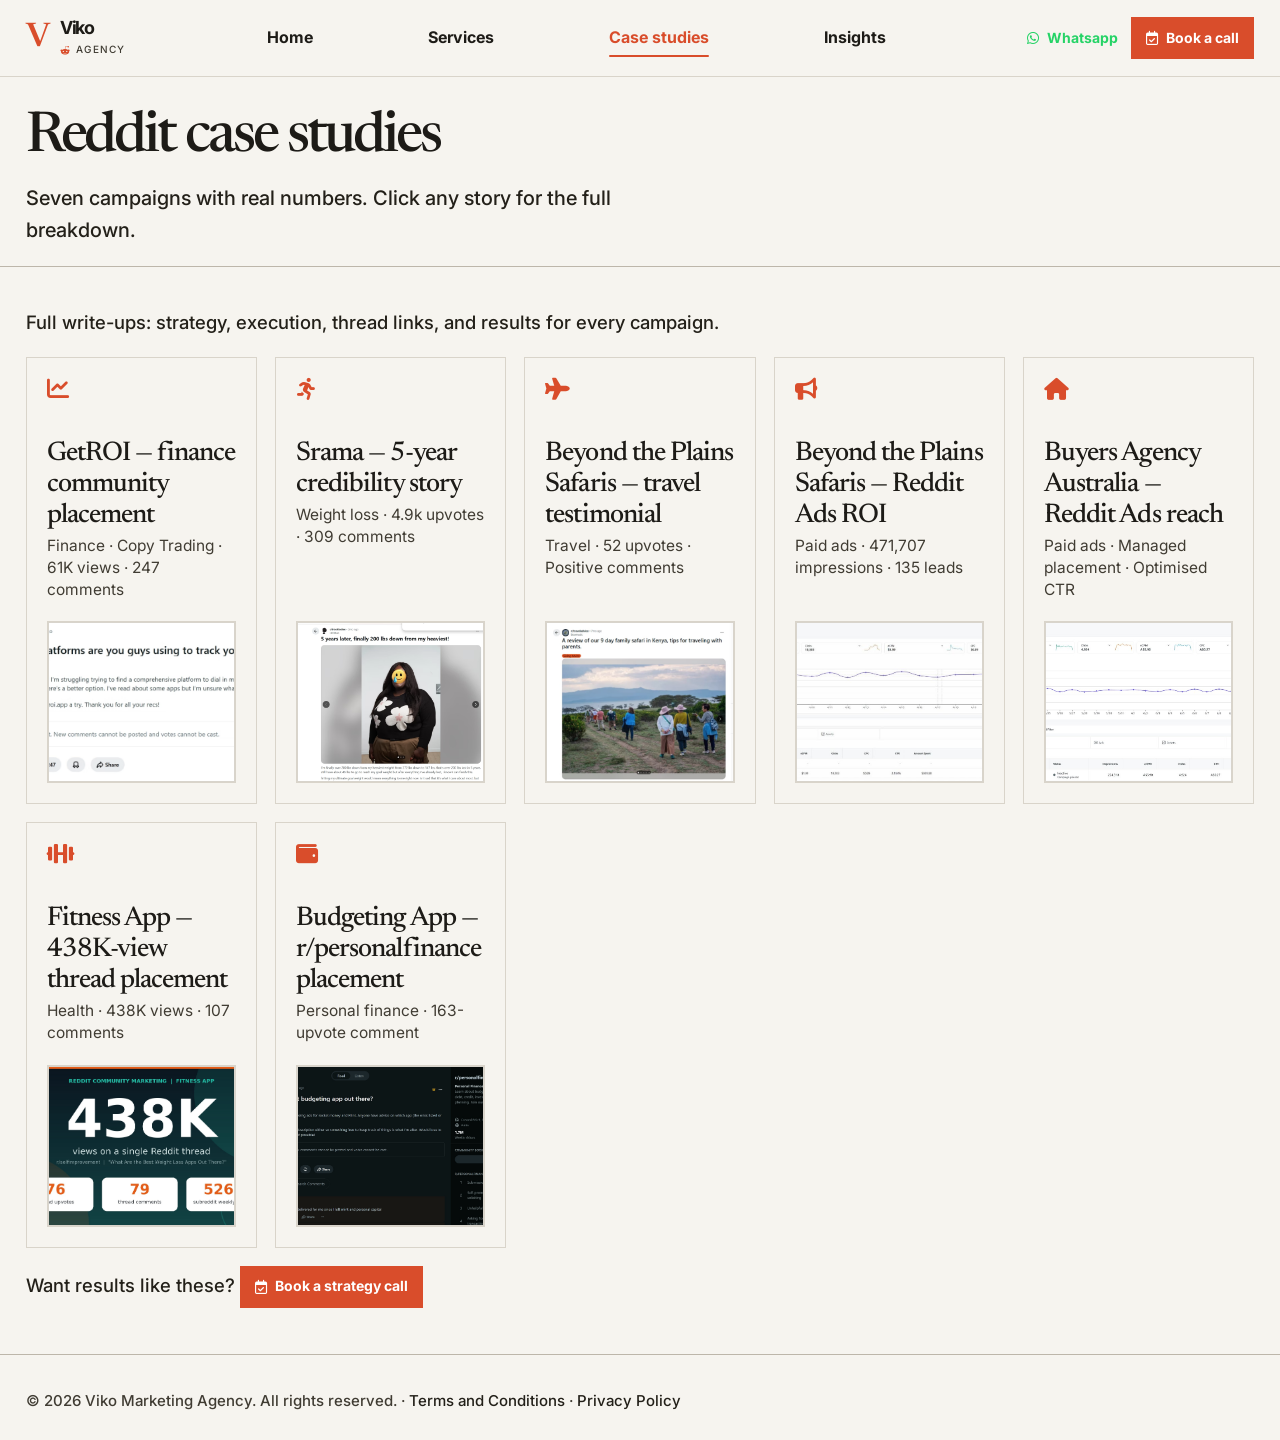
<file: case-study.html>
<!DOCTYPE html>
<html lang="en">

<head>
    <meta charset="UTF-8">
    <meta name="viewport" content="width=device-width, initial-scale=1.0">
    <meta name="description" content="Viko Case Study - Detailed success stories from Reddit marketing campaigns">
    <title>Viko Case Study</title>
    <link rel="icon" href="favicon-96x96.png" type="image/png" sizes="96x96">
    <link rel="icon" href="favicon-48x48.png" type="image/png" sizes="48x48">
    <link rel="shortcut icon" href="favicon.ico">
    <link rel="icon" href="favicon.ico" sizes="any">
    <link rel="apple-touch-icon" href="apple-touch-icon.png" sizes="180x180">
    <link rel="manifest" href="site.webmanifest">
    <meta name="theme-color" content="#f6f4ef">
    <link rel="preconnect" href="https://fonts.googleapis.com">
    <link rel="preconnect" href="https://fonts.gstatic.com" crossorigin>
    <link rel="stylesheet" href="https://cdnjs.cloudflare.com/ajax/libs/font-awesome/6.0.0-beta3/css/all.min.css">
    <link href="https://fonts.googleapis.com/css2?family=Inter:wght@400;500;600;700&family=Newsreader:opsz,wght@6..72,400;6..72,500;6..72,600&display=swap" rel="stylesheet">
    <link rel="stylesheet" href="styles.css">
    <script src="nav.js" defer></script>
</head>

<body>
    <header class="site-header">
        <div class="container header-inner">
            <a href="index.html" class="logo">
                <div class="logo-icon">V</div>
                <div class="logo-text">
                    <h1>Viko</h1>
                    <div class="tagline"><i class="fab fa-reddit-alien"></i> agency</div>
                </div>
            </a>
            <nav class="primary-nav" aria-label="Main navigation">
                <a href="index.html">Home</a>
                <a href="index.html#capabilities">Services</a>
                <a href="case-study.html">Case studies</a>
                <a href="blog.html">Insights</a>
            </nav>
            <div class="header-actions">
                <a href="https://wa.me/254726979973?text=Hi%20Viko%2C%20I%20want%20to%20grow%20on%20Reddit" class="btn btn-wa"><i class="fab fa-whatsapp"></i> Whatsapp</a>
                <a href="index.html#booking" class="btn btn-primary"><i class="far fa-calendar-check"></i> Book a call</a>
            </div>
        </div>
    </header>

    <main>
        <section class="hero">
            <div class="container">
                <h1 id="case-title">Loading case study…</h1>
                <p id="case-lead">Discover how Viko delivers measurable results through authentic Reddit marketing campaigns.</p>
            </div>
        </section>

        <section class="container case-panel">
            <div class="case-meta" id="case-meta"></div>
            <div class="case-content" id="case-content"></div>
        </section>
    </main>

    <footer class="footer">
        <div class="container">
            <p>© 2026 Viko Marketing Agency. All rights reserved. · <a href="terms.html">Terms and Conditions</a> · <a href="privacy.html">Privacy Policy</a></p>
        </div>
    </footer>

    <script>
        const caseStudies = {
            'getroi': {
                title: 'GetROI — Natural Brand Placement in High-Intent Finance Communities',
                meta: ['Finance', 'Copy Trading', '61K Views', '247 Comments'],
                content: `
                    <h2>Client: GetROI (Copy Trading & Net Worth Tracking App)</h2>
                    <p>GetROI is a comprehensive copy trading and net worth tracking platform that helps users seamlessly monitor investments, track portfolio performance, and make smarter financial decisions, all in one intuitive app.</p>

                    <h3>Campaign Objective</h3>
                    <p>Drive authentic brand visibility and qualified sign-ups for GetROI inside premium personal finance and wealth-building communities on Reddit, while maintaining 100% community trust and avoiding any promotional flags.</p>

                    <h3>Our Strategy</h3>
                    <p>Instead of simply commenting in existing threads, we took full control by crafting and posting the entire thread ourselves using our high-karma accounts. We posed as a real user who was genuinely struggling to find the right platform to track different investments and net worth. The story was framed as an honest search for solutions, with the poster eventually trying several options before naturally settling on GetROI as the best comprehensive choice.</p>
                    <p>This "problem→discovery→resolution" storytelling approach feels completely native to Reddit and builds maximum credibility.</p>

                    <h3>The Execution</h3>
                    <p>We created this "Need Advice" post in r/fatFIRE, a community of about 79K weekly visitors, positioning it as a real user's search for the perfect net worth tracking platform. In the edit, we revealed that the poster had given getroi.app a try and was happy with the results—driving organic curiosity and recommendations from the community.</p>

                    <h3>Post Title:</h3>
                    <p>"What are platforms are you guys using to track your net worth?"</p>

                    <p><a href="https://www.reddit.com/r/fatFIRE/comments/1djv7x1/what_are_platforms_are_you_guys_using_to_track/" target="_blank" rel="noopener noreferrer">Direct link to the thread</a></p>
                    <figure>
                        <img src="case-study-1.png" alt="Screenshot of the Reddit post in r/fatFIRE showing the GetROI mention and community engagement">
                        <figcaption>Screenshot of the Reddit post in r/fatFIRE showing the GetROI mention and community engagement.</figcaption>
                    </figure>

                    <h3>Results</h3>
                    <ul>
                        <li>The thread reached about 61,000 views</li>
                        <li>Earned 141 upvotes</li>
                        <li>Generated 247 comments, sparking rich discussion and multiple natural recommendations</li>
                        <li>Survived strict subreddit moderation with zero removals</li>
                        <li>Maintained complete credibility and community trust</li>
                        <li>Successfully positioned GetROI inside a high-intent thread that also ranks on Google, delivering long-term visibility in both traditional search and AI/LLM-powered results</li>
                    </ul>

                    <h3>Key Lesson Applied</h3>
                    <p>Contextual storytelling increases survival and AI indexation. By crafting the post as an authentic user journey rather than a direct promotion, the content felt native to the community and performed exceptionally well.</p>

                    <h3>Key Outcome</h3>
                    <p>This campaign perfectly showcases Viko's "value-first, community-approved" methodology. By becoming the conversation itself, posing as a genuine user seeking solutions and naturally settling on GetROI, the brand gained authentic exposure to a highly targeted, affluent audience, resulting in increased trust, website traffic, and app trials.</p>
                `
            },
            'srama-5-year': {
                title: 'Srama — Authentic 5-Year Transformation Storytelling in Targeted Niche Communities',
                meta: ['Weight Loss', 'Long-term Journey', '4.9k Upvotes', '309 Comments'],
                content: `
                    <h2>Client: Srama (Weight Loss & Calorie Tracking App)</h2>
                    <p>Srama is a powerful calorie-deficit tracking app designed to help users achieve sustainable weight loss. It provides detailed progress visualizations, cumulative calorie tracking, weekly and long-term charts, and personalized insights, all in one motivating, easy-to-use interface.</p>

                    <h3>Campaign Objective</h3>
                    <p>Drive authentic brand visibility and measurable app downloads for Srama inside highly engaged, culturally relevant weight-loss communities on Reddit, while maintaining complete community trust and zero promotional flags.</p>

                    <h3>Our Strategy</h3>
                    <p>We integrated Srama using our proven value-first, experience-based approach inside niche communities (e.g., r/blackladies). Instead of hard-selling, we focused on:</p>
                    <ul>
                        <li>Creating genuine, emotional transformation case studies with real progress photos and app screenshots</li>
                        <li>Using high-karma accounts to post authentic personal journeys that resonate deeply</li>
                        <li>Allowing the brand to appear naturally through contextual storytelling and helpful comments</li>
                        <li>Zero promotional language—the app was discovered organically as part of the real success story</li>
                    </ul>

                    <h3>The Execution</h3>
                    <p>We crafted and placed this powerful 5-year transformation story in r/blackladies, sharing an incredible 200+ lbs weight-loss journey. The post focused entirely on consistency, mindset, and real results, with Srama featured naturally as the tracking tool that made it possible.</p>

                    <h3>Post Title:</h3>
                    <p>"5 years later, finally 200 lbs down from my heaviest!"</p>

                    <p><a href="https://www.reddit.com/r/blackladies/comments/1s5a2m5/5_years_later_finally_200_lbs_down_from_my/" target="_blank" rel="noopener noreferrer">Direct link to the thread</a></p>

                    <h3>Section 1: The Main Transformation Post</h3>
                    <p>The post told an inspiring real-life story of losing over 200 lbs (from 372 lbs to 147 lbs) in 5 years, creating instant emotional connection and credibility within the community.</p>
                    <figure>
                        <img src="case-study-3-section-1.png" alt="Full Reddit post in r/blackladies showing the complete transformation story and images">
                        <figcaption>Full Reddit post in r/blackladies showing the complete transformation story and images.</figcaption>
                    </figure>

                    <h3>Section 2: Srama App Screenshot</h3>
                    <p>Screenshots from the Srama app were prominently featured in the post, visually demonstrating the user's consistent calorie-deficit tracking and long-term progress.</p>
                    <figure>
                        <img src="case-study-3-section-2.png" alt="Srama dashboard highlighting cumulative deficit, progress charts, and weight-loss timeline">
                        <figcaption>Screenshot of the Srama dashboard highlighting cumulative deficit, progress charts, and weight-loss timeline.</figcaption>
                    </figure>

                    <h3>Section 3: Before Photo – Starting Point</h3>
                    <p>The "before" photo showed the user at their heaviest weight in 2021, giving the community a powerful and relatable starting point.</p>
                    <figure>
                        <img src="case-study-3-section-3.png" alt="Before photo showing the user at their heaviest weight">
                        <figcaption>User at heaviest weight, shown as the left side of the transformation comparison.</figcaption>
                    </figure>

                    <h3>Section 4: After Photo + Strategic Promotional Comment</h3>
                    <p>The "after" photo displayed the dramatic current transformation, while a natural comment reply (when community members asked about the method) authentically mentioned Srama and drove direct interest.</p>
                    <figure>
                        <img src="case-study-3-section-4.png" alt="After transformation photo and comment mentioning Srama as the tracking method">
                        <figcaption>Right-side transformation photo plus the comment: "mostly just stayed in a calorie deficit every day (tracked with srama)…"</figcaption>
                    </figure>
                    <p><a href="https://www.reddit.com/r/blackladies/comments/1s5a2m5/comment/ocwgg37/" target="_blank" rel="noopener noreferrer">Direct comment link</a></p>

                    <h3>Results</h3>
                    <ul>
                        <li>The thread achieved massive organic reach with 4,950 upvotes and 309 comments</li>
                        <li>Delivered a significant increase in app downloads for Srama</li>
                        <li>Continued receiving engagement and positive discussions days after posting</li>
                        <li>Zero removals or moderator issues, full survival and credibility maintained</li>
                        <li>Positioned Srama inside a high-visibility thread that benefits from strong Google ranking and long-term AI/LLM indexation</li>
                    </ul>

                    <h3>Key Lesson Applied</h3>
                    <p>Contextual storytelling increases survival and AI indexation. By letting real user results, powerful photos, and natural app mentions tell the story, rather than pushing promotional copy, the content felt completely native to the community and delivered sustained, high-trust visibility.</p>

                    <h3>Key Outcome</h3>
                    <p>This campaign perfectly demonstrates Viko's "value-first, community-approved" methodology across diverse niches. Srama gained authentic exposure to a highly motivated audience actively seeking sustainable weight-loss solutions, resulting in increased brand trust, website traffic, and measurable app downloads, all while building lasting authority inside one of Reddit's most engaged cultural wellness communities.</p>
                `
            },
            'beyond-plains': {
                title: 'Beyond the Plains Safaris — Authentic Testimonial Review in Travel Advice Communities',
                meta: ['Travel', 'Safari Tours', '215k Views', '64 Upvotes'],
                content: `
                    <h2>Client: Beyond the Plains Safaris (Private Family Safari Operator)</h2>
                    <p>Beyond the Plains Safaris is a premier local Kenyan safari tour operator specializing in private, customized family and multi-generational safaris across Kenya and Tanzania. They focus on stress-free, flexible itineraries with personalized service, comfortable pacing, and authentic wildlife experiences tailored for all ages—especially seniors and multi-generational groups.</p>

                    <h3>Campaign Objective</h3>
                    <p>Drive authentic brand visibility, direct inquiries, and bookings for Beyond the Plains Safaris inside high-intent travel-planning communities on Reddit—while maintaining complete community trust and avoiding any promotional flags.</p>

                    <h3>Our Strategy</h3>
                    <p>We created a genuine testimonial-style review post using our high-karma accounts. Instead of direct promotion, we framed the content as a real family's detailed experience and practical tips for traveling with parents. The company was mentioned naturally in the body of the post as the key to their success. We also seeded a supportive comment from another high-karma account to reinforce credibility and spark organic discussion.</p>
                    <p>This "value-first, experience-based" approach, sharing real photos, honest tips, and lessons learned, feels completely native to Reddit's travel communities.</p>

                    <h3>The Execution</h3>
                    <p>We crafted and posted this in-depth review in r/traveladvice, sharing a 9-day family safari experience with parents in their 60s. The post included beautiful safari photos, a day-by-day breakdown, practical tips, and a natural mention of Beyond the Plains Safaris as the perfect partner for multi-generational travel.</p>

                    <h3>Post Title:</h3>
                    <p>"A review of our 9 day family safari in Kenya, tips for traveling with parents."</p>

                    <p><a href="https://www.reddit.com/r/traveladvice/comments/1o5h3jl/a_review_of_our_9_day_family_safari_in_kenya_tips/" target="_blank" rel="noopener noreferrer">Direct link to the thread</a></p>
                    <p><a href="https://www.reddit.com/r/traveladvice/comments/1o5h3jl/comment/njb4n83/" target="_blank" rel="noopener noreferrer">Link to the strategic supportive comment</a></p>

                    <h3>Section 1: The Main Testimonial Post</h3>
                    <p>The post positioned Beyond the Plains Safaris as the hero of a stress-free family adventure, highlighting how their private tour customized everything for multi-generational comfort and flexibility.</p>
                    <figure>
                        <img class="readable-screenshot" src="case-study-4-section-1-part-1.png" alt="First part of the Beyond the Plains Safaris Reddit testimonial post ending below the engagement row">
                        <figcaption>Full post text with the key paragraph: "We ended up booking a 9-day private tour with Beyond the Plains Safaris…" plus the safari images embedded.</figcaption>
                    </figure>
                    <figure>
                        <img class="readable-screenshot" src="case-study-4-section-1-part-2.png" alt="Second part of the Beyond the Plains Safaris Reddit testimonial post starting at the Sainsbury's advertisement">
                        <figcaption>Continuation of the thread beginning at the Sainsbury's ad and showing the community comments below.</figcaption>
                    </figure>

                    <h3>Section 2: Safari Journey Photos</h3>
                    <p>Real photos from the trip were included directly in the post to build emotional connection and credibility, showing the family enjoying Amboseli, Maasai Mara, Lake Nakuru, and Ol Pejeta.</p>
                    <figure>
                        <img src="case-study-4-section-2.png" alt="Scenic family safari photos featured in the original Reddit post">
                        <figcaption>Scenic family safari photos featured in the original Reddit post.</figcaption>
                    </figure>

                    <h3>Section 3: Supportive Community Comment</h3>
                    <p>A natural, high-credibility comment from another traveler reinforced the brand: "We also used Beyond the Plains for a family trip and they were brilliant. They really understand how to manage a multi-generational group."</p>
                    <figure>
                        <img src="case-study-4-section-3.png" alt="Supportive community comment reinforcing Beyond the Plains Safaris">
                        <figcaption>The seeded comment appearing in the thread, adding social proof.</figcaption>
                    </figure>

                    <h3>Results</h3>
                    <ul>
                        <li>The thread achieved 215,000 views</li>
                        <li>Generated 64 upvotes and 23 comments with ongoing positive discussion</li>
                        <li>Delivered several direct bookings for Beyond the Plains Safaris straight from the post</li>
                        <li>Continues to drive inquiries and bookings months later</li>
                        <li>The company is now featured in LLMs (ChatGPT, Perplexity, Claude, etc.) and recommended as a top choice for private safaris in Kenya and Tanzania, thanks to strong AI indexation of this authentic content</li>
                        <li>Zero removals or moderator issues, full survival and community trust maintained</li>
                    </ul>

                    <h3>Key Lesson Applied</h3>
                    <p>Contextual storytelling increases survival and AI indexation. By crafting a genuine, helpful review filled with real photos, practical tips, and honest insights, rather than promotional copy, the content felt native to the community and delivered long-term, high-trust visibility.</p>

                    <h3>Key Outcome</h3>
                    <p>This campaign perfectly demonstrates Viko's "value-first, community-approved" methodology in the competitive travel niche. Beyond the Plains Safaris gained authentic exposure to highly motivated travelers actively planning safaris, resulting in measurable bookings, sustained inquiries, and powerful positioning inside AI-driven search results, all while building lasting authority in premium travel communities.</p>
                `
            },
            'beyond-plains-ads': {
                title: 'Beyond the Plains Safaris — High-Performance Reddit Ads Placement & Optimization',
                meta: ['Travel', 'Reddit Ads', '471k+ Impressions', '135 Leads'],
                content: `
                    <h2>Client: Beyond the Plains Safaris (Premium Private Safari Tour Operator)</h2>
                    <p>Beyond the Plains Safaris is a leading local Kenyan safari company specializing in customized private family and multi-generational safaris across Kenya and Tanzania. They deliver stress-free, flexible itineraries with exceptional service tailored for all ages.</p>

                    <h3>Campaign Objective</h3>
                    <p>Drive high-quality leads, website traffic, and direct bookings for Beyond the Plains Safaris through targeted Reddit advertising, while maintaining strong ROI and aligning with authentic community engagement.</p>

                    <h3>Our Strategy</h3>
                    <p>We designed and managed a complete Reddit Ads campaign using precise targeting in high-intent travel communities, including adventure travel, family travel, luxury travel, and destination-specific subreddits.</p>
                    <p>The ad creative focused on real family safari experiences, strong wildlife imagery, and the unique value of private tours for multi-generational groups. We emphasized comfort, flexibility, and local expertise, speaking directly to travelers tired of generic group tours.</p>
                    <p>The campaign was built for maximum performance through clean visuals, compelling headlines, strong calls-to-action, and continuous optimization based on real-time data.</p>

                    <h3>The Execution</h3>
                    <p>We created, launched, and actively monitored a high-converting Reddit Ads campaign across relevant subreddits. The ad highlighted authentic safari stories and directed users to the Beyond the Plains website for inquiries and bookings.</p>

                    <h3>Section 1: Reddit Ads Performance Dashboard</h3>
                    <p>The campaign dashboard showed $939.88 in spend, 471,707 impressions, 10,303 clicks, a strong 2.184% CTR, and consistent daily performance across the campaign period.</p>
                    <figure>
                        <img class="readable-screenshot" src="case-study-7-section-2.jpg" width="1538" height="467" alt="Beyond the Plains Safaris Reddit Ads campaign performance dashboard" loading="lazy" decoding="async">
                        <figcaption>Reddit Ads dashboard showing $939.88 spent, 471,707 impressions, 10,303 clicks, 2.184% CTR, $0.09 CPC, and $1.99 eCPM.</figcaption>
                    </figure>

                    <h3>Section 2: Conversion Events Overview</h3>
                    <p>Detailed event tracking showed real conversion results generated directly from the Reddit ads, including leads, page visits, sign-ups, and purchases.</p>
                    <figure>
                        <img class="readable-screenshot" src="case-study-7-section-1.jpg" width="1559" height="1079" alt="Beyond the Plains Safaris Reddit Ads conversion events overview" loading="lazy" decoding="async">
                        <figcaption>Events overview showing 135 leads, 7,929 page visits, 66 purchases, 56 signups, 278 content views, and 4 inquiry form submissions.</figcaption>
                    </figure>

                    <h3>Results</h3>
                    <ul>
                        <li>Reached 471,707 highly targeted travelers actively discussing safari plans</li>
                        <li>Drove 10,303 qualified clicks to the website at a 2.184% CTR</li>
                        <li>Generated 135 high-quality leads</li>
                        <li>Produced 7,929 page visits</li>
                        <li>Resulted in 66 purchases and 56 signups</li>
                        <li>Achieved excellent cost efficiency with a $0.09 CPC and $1.99 eCPM</li>
                    </ul>

                    <h3>Key Lesson Applied</h3>
                    <p>Paid Reddit campaigns perform best when the creative still feels native to the platform. By combining precise subreddit targeting with safari-focused creative that matched the organic style of travel discussions, the campaign felt relevant rather than intrusive.</p>

                    <h3>Key Outcome</h3>
                    <p>This Reddit Ads campaign proved highly effective at scaling visibility and bookings for Beyond the Plains Safaris. The data shows how well-crafted and actively optimized Reddit advertising can deliver measurable ROI in the competitive travel niche while complementing organic high-karma posting strategies.</p>

                    <h3>Service Scope</h3>
                    <p>For this type of campaign, Viko creates, optimizes, and monitors the Reddit ad campaign with full transparency and continuous performance improvement.</p>
                `
            },
            'buyers-agency-australia': {
                title: 'Buyers Agency Australia — Reddit Ads Campaign Management & Optimization',
                meta: ['Real Estate', 'Reddit Ads', '224k+ Impressions', '4,924 Clicks'],
                content: `
                    <h2>Client: Buyers Agency Australia</h2>
                    <p>Buyers Agency Australia is a buyer's agency helping property purchasers navigate the Australian real estate market.</p>

                    <h3>Campaign Objective</h3>
                    <p>Build qualified awareness and website traffic for a buyer's agency service among Australian property buyers, at an efficient cost per click and cost per thousand impressions.</p>

                    <h3>Our Strategy</h3>
                    <p>We managed a Reddit Ads campaign targeted at Australian audiences engaging with property, home-buying, and personal finance discussions, with creative and targeting tuned for the local market rather than a generic global audience.</p>
                    <p>Performance was tracked daily and the campaign was actively adjusted against spend, impressions, and click-through benchmarks throughout the flight.</p>

                    <h3>The Execution</h3>
                    <p>We set up, launched, and monitored the campaign end-to-end, with ongoing optimization based on live dashboard performance across a roughly four-week flight (May 19 – June 16).</p>

                    <h3>Reddit Ads Performance Dashboard</h3>
                    <figure>
                        <img class="readable-screenshot" src="case-study-8-section-1.jpg" width="1291" height="539" alt="Buyers Agency Australia Reddit Ads campaign performance dashboard" loading="lazy" decoding="async">
                        <figcaption>Reddit Ads dashboard showing A$1,323.49 spent, 224,318 impressions, 4,924 clicks, 2.195% CTR, A$0.27 CPC, and A$5.90 eCPM.</figcaption>
                    </figure>

                    <h3>Results</h3>
                    <ul>
                        <li>Reached 224,318 impressions among targeted Australian audiences</li>
                        <li>Drove 4,924 clicks at a 2.195% CTR — above typical Reddit Ads benchmarks</li>
                        <li>Maintained an efficient A$0.27 CPC and A$5.90 eCPM across the flight</li>
                        <li>Delivered consistent day-over-day performance after an initial ramp-up period</li>
                    </ul>

                    <h3>Key Lesson Applied</h3>
                    <p>Even in a lower-intent-adjacent category like real estate, tight audience targeting and steady optimization kept CTR meaningfully above the platform average while holding CPC low.</p>

                    <h3>Key Outcome</h3>
                    <p>The campaign delivered a large, efficient volume of qualified impressions and clicks for the buyer's agency at a controlled cost, demonstrating that Reddit Ads can perform well outside travel and e-commerce niches when targeting and creative are matched to the audience.</p>

                    <h3>Service Scope</h3>
                    <p>For this campaign, Viko handled campaign setup, targeting, budget management, and day-to-day optimization, reporting performance directly from the Reddit Ads dashboard.</p>
                `
            },
            'fitness-app': {
                title: 'Fitness App — Recommendation Inside a 438K-View Weight-Loss Thread',
                meta: ['Weight Loss', 'Reddit Marketing', '438K Views', '76 Upvotes'],
                content: `
                    <h2>Client: Fitness App (Weight-Loss Tracking App)</h2>
                    <p>A fitness app client wanted to be seen by people actively choosing a weight loss app — reaching them at the moment they compare the options, not after they have already downloaded something.</p>

                    <h3>Campaign Objective</h3>
                    <p>Get the app visible inside a live, high-intent discussion where potential users ask real people which weight loss apps they have tried, which ones helped, and why.</p>

                    <h3>The Placement</h3>
                    <p>We identified r/selfimprovement as the right community — about 526K weekly visitors, full of people working on lifestyle change. There we found a high-intent thread titled "What Are the Best Weight Loss Apps Out There?" in which a genuine user asked for exactly the help the client needed to be visible for: what apps people have tried, which ones kept them on track, and where they saw real results.</p>
                    <figure>
                        <img src="case-study-9-section-1.jpg" alt="The r/selfimprovement thread asking for the best weight loss apps with the recommendation comments visible" loading="lazy" decoding="async">
                        <figcaption>The thread as it appeared live: "What Are the Best Weight Loss Apps Out There?" in r/selfimprovement, with 76 upvotes and 79 comments on an engaged community of about 526K weekly visitors.</figcaption>
                    </figure>

                    <h3>The Execution</h3>
                    <p>We contributed a recommendation for the app inside the thread, structured as a genuine, experience-based answer to the poster's question rather than a promotion. Because the thread is archived, the placement stays reachable for future readers who search for the same question — the same thread keeps surfacing the recommendation indefinitely.</p>

                    <h3>Thread Title:</h3>
                    <p>"What Are the Best Weight Loss Apps Out There?"</p>

                    <p><a href="https://www.reddit.com/r/selfimprovement/comments/1di55hf/" target="_blank" rel="noopener noreferrer">Direct link to the thread</a></p>
                    <p><a href="https://www.reddit.com/r/selfimprovement/comments/1di55hf/comment/l91vlg8/" target="_blank" rel="noopener noreferrer">Link to the recommendation comment</a></p>

                    <figure>
                        <img src="case-study-9-section-2.jpg" alt="How the campaign worked: find high-intent threads, add a helpful answer, track reach and results" loading="lazy" decoding="async">
                        <figcaption>The three-step approach behind the result: find high-intent threads, add a helpful answer, track reach and results on the live thread.</figcaption>
                    </figure>

                    <h3>Results</h3>
                    <ul>
                        <li>The thread reached about 438,000 views</li>
                        <li>It earned 76 thread upvotes and 79 comments</li>
                        <li>The recommendation stayed inside one of the biggest decision-making threads for its category</li>
                        <li>The archived thread keeps the placement surfaces alive for Google ranking and long-term AI/LLM indexation</li>
                        <li>Zero promotional flags — the comment reads as a normal community answer</li>
                    </ul>
                    <figure>
                        <img src="case-study-9-section-3.jpg" alt="Campaign snapshot: 438K views, 76 thread upvotes, 79 thread comments in r/selfimprovement" loading="lazy" decoding="async">
                        <figcaption>Campaign snapshot: 438K views on a single Reddit thread, with 76 upvotes, 79 comments, inside a 526K weekly visitor community.</figcaption>
                    </figure>

                    <h3>Key Lesson Applied</h3>
                    <p>A single well-placed comment in the right question thread can outperform a standalone post: the thread delivers the reach while the comment delivers the recommendation, and archiving preserves the placement for future searchers.</p>

                    <h3>Key Outcome</h3>
                    <p>The fitness app stayed visible at the exact moment weight loss app shoppers asked for recommendations, reaching hundreds of thousands of people through an authentic answer rather than an ad — all with the longevity of an archived, search-indexed thread.</p>
                `
            },
            'budgeting-app': {
                title: 'Budgeting App — 163-Upvote Comment in r/personalfinance',
                meta: ['Budgeting', 'Reddit Marketing', '~550K Views', '163-Upvote Comment'],
                content: `
                    <h2>Client: Budgeting App</h2>
                    <p>A budgeting app client needed to be visible among people actively asking which budgeting app to use, inside communities where those decisions are made.</p>

                    <h3>Campaign Objective</h3>
                    <p>Earn a trustworthy, upvoted answer for the app inside a mega-thread where users compare budgeting apps and share their real experiences.</p>

                    <h3>The Placement</h3>
                    <p>We identified r/personalfinance and a high-intent thread titled "What's the best budgeting app out there?" — a poster weighing popular apps against alternatives, wanting something free without a subscription. The thread reached about 550K views with 213 upvotes and 296 comments from people actively choosing an app.</p>
                    <figure>
                        <img src="case-study-10-section-1.jpg" alt="The r/personalfinance thread asking for the best budgeting app with the 163-upvote comment visible" loading="lazy" decoding="async">
                        <figcaption>The thread as it appeared live: "What's the best budgeting app out there?" in r/personalfinance, with the 163-upvote recommendation comment visible below the post.</figcaption>
                    </figure>

                    <h3>The Execution</h3>
                    <p>We placed the recommendation in the thread as a natural, experience-based comment — answering the poster's exact question the way a satisfied user would, without any promotional language.</p>

                    <h3>Thread Title:</h3>
                    <p>"What's the best budgeting app out there?"</p>

                    <p><a href="https://www.reddit.com/r/personalfinance/comments/1hufwqt/" target="_blank" rel="noopener noreferrer">Direct link to the thread</a></p>
                    <p><a href="https://www.reddit.com/r/personalfinance/comments/1hufwqt/comment/m5l563h/" target="_blank" rel="noopener noreferrer">Link to the recommendation comment</a></p>

                    <h3>Results</h3>
                    <ul>
                        <li>The thread reached about 550,000 views</li>
                        <li>It earned 213 thread upvotes and 296 comments</li>
                        <li>Our comment received 163 upvotes plus a community award, ranking it among the most trusted answers in the thread</li>
                        <li>The placement sits inside a thread that benefits from long-term Google ranking and AI/LLM indexation</li>
                        <li>Zero removals or moderator actions — full community credibility maintained</li>
                    </ul>

                    <h3>Key Lesson Applied</h3>
                    <p>In mega-communities, upvotes are trust. When a recommendation earns community upvotes and awards, it reads as a genuine endorsement rather than marketing — and it rises to the top of the comments where every future reader will see it.</p>

                    <h3>Key Outcome</h3>
                    <p>The budgeting app gained lasting visibility inside one of Reddit's most trusted finance communities, with the recommendation becoming a highly-upvoted, community-endorsed answer that continues to influence people choosing a budgeting app today.</p>
                `
            }
        };

        // Case studies retired in the last client round. Their pages no longer
        // exist on the site, but the old links (shared with the client) keep
        // working: anyone opening one of these ids is sent straight to the
        // original Reddit thread instead of landing on a dead page.
        const retiredThreads = {
            'vidico': 'https://www.reddit.com/r/microsaas/comments/1s7fs0h/has_anyone_worked_with_vidico_for_animation/',
            'srama-weight-loss': 'https://www.reddit.com/r/intermittentfasting/comments/1qzcmcg/my_2_year_transformation_journey_ive_lost_118_lbs/',
            'vida-select': 'https://www.reddit.com/r/AskNYC/comments/1qbnfks/anyone_actually_used_a_nyc_matchmaker/'
        };

        function getParameterByName(name) {
            const url = window.location.href;
            name = name.replace(/[\[\]]/g, '\\$&');
            const regex = new RegExp('[?&]' + name + '(=([^&#]*)|&|#|$)');
            const results = regex.exec(url);
            if (!results) return null;
            if (!results[2]) return '';
            return decodeURIComponent(results[2].replace(/\+/g, ' '));
        }

        const imageSizes = {
            'case-study-1.png': [936, 408],
            'case-study-3-section-1.png': [662, 828],
            'case-study-3-section-2.png': [714, 1122],
            'case-study-3-section-3.png': [736, 918],
            'case-study-3-section-4.png': [784, 1180],
            'case-study-4-section-1-part-1.png': [554, 866],
            'case-study-4-section-1-part-2.png': [554, 484],
            'case-study-4-section-2.png': [708, 1048],
            'case-study-4-section-3.png': [806, 126],
        };

        function optimizeImages(html) {
            return html.replace(/<img([^>]*)src="([^"]+\.png)"([^>]*)>/g, (match, beforeSrc, src, afterSrc) => {
                const [width, height] = imageSizes[src] || [];
                const dimensions = width && height ? ` width="${width}" height="${height}"` : '';
                const avifSrc = src.replace(/\.png$/, '.avif');

                return `<picture>
                    <source srcset="${avifSrc}" type="image/avif">
                    <img${beforeSrc}src="${src}"${afterSrc}${dimensions} loading="lazy" decoding="async">
                </picture>`;
            });
        }

        // Catalog view (case-study.html without ?id) — keys kept in sync with caseStudies.
        const catalogRows = {
            'getroi': {
                icon: 'fa-chart-line',
                short: 'GetROI — finance community placement',
                meta: 'Finance · Copy Trading · 61K views · 247 comments',
                thumb: '<picture><source srcset="case-study-1.avif" type="image/avif"><img class="service-thumb" src="case-study-1.png" width="936" height="408" alt="GetROI thread in r/fatFIRE" loading="lazy" decoding="async"></picture>'
            },
            'srama-5-year': {
                icon: 'fa-running',
                short: 'Srama — 5-year credibility story',
                meta: 'Weight loss · 4.9k upvotes · 309 comments',
                thumb: '<picture><source srcset="case-study-3-section-1.avif" type="image/avif"><img class="service-thumb" src="case-study-3-section-1.png" width="662" height="828" alt="Srama transformation post" loading="lazy" decoding="async"></picture>'
            },
            'beyond-plains': {
                icon: 'fa-plane',
                short: 'Beyond the Plains Safaris — travel testimonial',
                meta: 'Travel · 52 upvotes · Positive comments',
                thumb: '<picture><source srcset="case-study-4-section-1.avif" type="image/avif"><img class="service-thumb" src="case-study-4-section-1.png" width="554" height="1350" alt="Beyond the Plains Safaris travel testimonial" loading="lazy" decoding="async"></picture>'
            },
            'beyond-plains-ads': {
                icon: 'fa-bullhorn',
                short: 'Beyond the Plains Safaris — Reddit Ads ROI',
                meta: 'Paid ads · 471,707 impressions · 135 leads',
                thumb: '<img class="service-thumb" src="case-study-7-section-2.jpg" width="1538" height="467" alt="Reddit Ads dashboard" loading="lazy" decoding="async">'
            },
            'buyers-agency-australia': {
                icon: 'fa-house',
                short: 'Buyers Agency Australia — Reddit Ads reach',
                meta: 'Paid ads · Managed placement · Optimised CTR',
                thumb: '<img class="service-thumb" src="case-study-8-section-1.jpg" width="1291" height="539" alt="Buyers Agency Australia Ads dashboard" loading="lazy" decoding="async">'
            },
            'fitness-app': {
                icon: 'fa-dumbbell',
                short: 'Fitness App — 438K-view thread placement',
                meta: 'Health · 438K views · 107 comments',
                thumb: '<img class="service-thumb" src="case-study-9-section-3.jpg" width="1600" height="900" alt="438K views snapshot in r/selfimprovement" loading="lazy" decoding="async">'
            },
            'budgeting-app': {
                icon: 'fa-wallet',
                short: 'Budgeting App — r/personalfinance placement',
                meta: 'Personal finance · 163-upvote comment',
                thumb: '<img class="service-thumb" src="case-study-10-section-1.jpg" width="2025" height="1022" alt="r/personalfinance comment thread" loading="lazy" decoding="async">'
            }
        };

        function renderCaseIndex() {
            document.getElementById('case-title').textContent = 'Reddit case studies';
            document.getElementById('case-lead').textContent = 'Seven campaigns with real numbers. Click any story for the full breakdown.';
            document.getElementById('case-meta').innerHTML = '';

            const rows = Object.keys(catalogRows).map(function (id) {
                const entry = catalogRows[id];
                return `
                    <a class="service-tile" href="case-study.html?id=${id}">
                        <i class="fas ${entry.icon} service-icon"></i>
                        <h3>${entry.short} <span class="catalog-line">${entry.meta}</span></h3>
                        <div class="service-thumb-container">${entry.thumb}</div>
                    </a>`;
            }).join('');

            document.getElementById('case-content').innerHTML = `
                <p style="margin: 0 0 10px;">Full write-ups: strategy, execution, thread links, and results for every campaign.</p>
                <div class="catalog-list">
                    ${rows}
                </div>
                <p class="catalog-cta">Want results like these? <a class="btn btn-primary" href="index.html#booking"><i class="far fa-calendar-check"></i> Book a strategy call</a></p>
            `;
            document.title = 'Reddit Case Studies — Viko';
        }

        function loadCaseStudy() {
            const caseId = getParameterByName('id');
            if (!caseId) { renderCaseIndex(); return; }
            const caseData = caseStudies[caseId];

            // Old links to retired case studies redirect to their Reddit threads.
            if (!caseData && caseId && retiredThreads[caseId]) {
                document.getElementById('case-title').textContent = 'Case study retired';
                document.getElementById('case-content').innerHTML = '<p>Taking you to the original Reddit thread.</p>';
                window.location.replace(retiredThreads[caseId]);
                return;
            }

            if (caseData) {
                document.getElementById('case-title').textContent = caseData.title;
                document.getElementById('case-meta').innerHTML = caseData.meta.map(item => `<span>${item}</span>`).join('');
                document.getElementById('case-content').innerHTML = optimizeImages(caseData.content);
            } else {
                document.getElementById('case-title').textContent = 'Case Study Not Found';
                document.getElementById('case-content').innerHTML = '<p>The requested case study could not be found.</p>';
            }
        }

        window.onload = loadCaseStudy;
    </script>
</body>

</html>
</file>
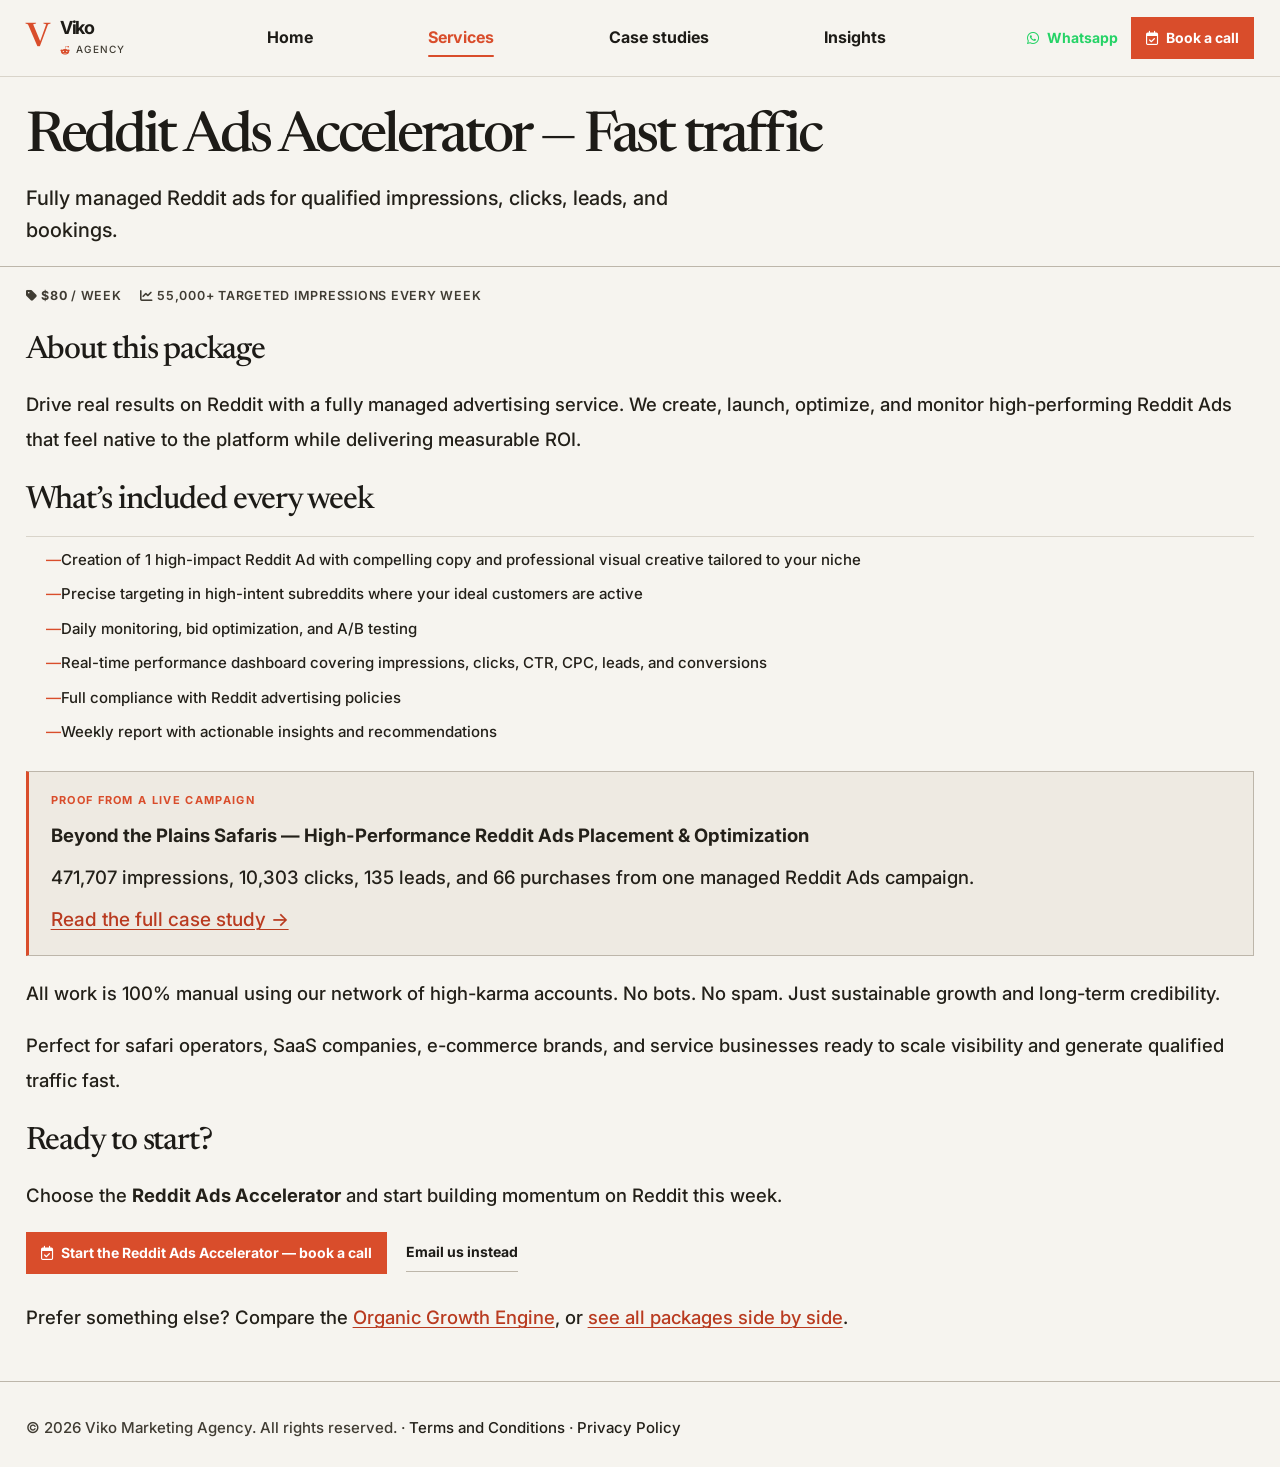
<file: package.html>
<!DOCTYPE html>
<html lang="en">

<head>
    <meta charset="UTF-8">
    <meta name="viewport" content="width=device-width, initial-scale=1.0">
    <meta name="description" content="Viko growth package details - Reddit Ads Accelerator and Organic Growth Engine, fully managed Reddit marketing packages">
    <title>Viko Package Details</title>
    <link rel="icon" href="favicon-96x96.png" type="image/png" sizes="96x96">
    <link rel="icon" href="favicon-48x48.png" type="image/png" sizes="48x48">
    <link rel="shortcut icon" href="favicon.ico">
    <link rel="icon" href="favicon.ico" sizes="any">
    <link rel="apple-touch-icon" href="apple-touch-icon.png" sizes="180x180">
    <link rel="manifest" href="site.webmanifest">
    <meta name="theme-color" content="#f6f4ef">
    <link rel="preconnect" href="https://fonts.googleapis.com">
    <link rel="preconnect" href="https://fonts.gstatic.com" crossorigin>
    <link rel="stylesheet" href="https://cdnjs.cloudflare.com/ajax/libs/font-awesome/6.0.0-beta3/css/all.min.css">
    <link href="https://fonts.googleapis.com/css2?family=Inter:wght@400;500;600;700&family=Newsreader:opsz,wght@6..72,400;6..72,500;6..72,600&display=swap" rel="stylesheet">
    <link rel="stylesheet" href="styles.css">
    <script src="nav.js" defer></script>
</head>

<body>
    <header class="site-header">
        <div class="container header-inner">
            <a href="index.html" class="logo">
                <div class="logo-icon">V</div>
                <div class="logo-text">
                    <h1>Viko</h1>
                    <div class="tagline"><i class="fab fa-reddit-alien"></i> agency</div>
                </div>
            </a>
            <nav class="primary-nav" aria-label="Main navigation">
                <a href="index.html">Home</a>
                <a href="index.html#capabilities">Services</a>
                <a href="case-study.html">Case studies</a>
                <a href="blog.html">Insights</a>
            </nav>
            <div class="header-actions">
                <a href="https://wa.me/254726979973?text=Hi%20Viko%2C%20I%20want%20to%20grow%20on%20Reddit" class="btn btn-wa"><i class="fab fa-whatsapp"></i> Whatsapp</a>
                <a href="index.html#booking" class="btn btn-primary"><i class="far fa-calendar-check"></i> Book a call</a>
            </div>
        </div>
    </header>

    <main>
        <section class="hero">
            <div class="container">
                <h1 id="package-title">Loading package…</h1>
                <p id="package-lead">Read the full description, what is included every week, and the proof behind it.</p>
            </div>
        </section>

        <section class="container case-panel">
            <div class="case-meta" id="package-meta"></div>
            <div class="case-content" id="package-content"></div>
        </section>
    </main>

    <footer class="footer">
        <div class="container">
            <p>© 2026 Viko Marketing Agency. All rights reserved. · <a href="terms.html">Terms and Conditions</a> · <a href="privacy.html">Privacy Policy</a></p>
        </div>
    </footer>

    <!-- Package data comes from packages.js — edit package details there. -->
    <script src="packages.js"></script>
    <script>
        function renderPackage(key) {
            const p = PACKAGES[key] || PACKAGES.ads;
            const other = Object.values(PACKAGES).find(item => item.id !== p.id);

            const otherLink = other ? `
                <p style="margin: 26px 0 0;">Prefer something else? Compare the <a href="package.html?id=${other.id}">${other.title}</a>, or <a href="index.html#packages">see all packages side by side</a>.</p>
            ` : '';

            const proofBlock = p.proof ? `
                <div style="border: 1px solid var(--line-strong); border-left: 3px solid var(--accent); background: var(--paper-deep); padding: 18px 22px; margin: 26px 0 20px;">
                    <p style="color: var(--accent); font-size: 11px; font-weight: 700; letter-spacing: .12em; text-transform: uppercase; margin: 0 0 8px;">${p.proof.label}</p>
                    <p style="margin: 0 0 8px;"><strong>${p.proof.title}</strong></p>
                    <p style="margin: 0 0 10px;">${p.proof.metrics}</p>
                    <a href="${p.proof.url}">Read the full case study →</a>
                </div>
            ` : '';

            document.getElementById('package-title').textContent = `${p.title} — ${p.chip}`;
            document.getElementById('package-lead').textContent = p.summary;
            document.getElementById('package-meta').innerHTML = `
                <span><i class="fas fa-tag"></i> <strong>${p.price}</strong> ${p.period}</span>
                <span><i class="fas fa-chart-line"></i> ${p.tag}</span>
            `;

            document.getElementById('package-content').innerHTML = `
                <h2>About this package</h2>
                <p>${p.lead}</p>

                <h2>${p.includedTitle}</h2>
                <ul class="package-features" style="grid-template-columns: 1fr;">
                    ${p.included.map(item => `<li>${item}</li>`).join('')}
                </ul>

                ${proofBlock}

                <p>All work is 100% manual using our network of high-karma accounts. No bots. No spam. Just sustainable growth and long-term credibility.</p>
                <p>${p.note}</p>

                <h2>Ready to start?</h2>
                <p>Choose the <strong>${p.title}</strong> and start building momentum on Reddit this week.</p>
                <div class="cta-row">
                    <a class="btn btn-primary" href="index.html#booking"><i class="far fa-calendar-check"></i> ${p.cta} — book a call</a>
                    <a class="btn btn-outline" href="mailto:info@redditexperts.com">Email us instead</a>
                </div>
                ${otherLink}
            `;
        }

        renderPackage(new URLSearchParams(window.location.search).get('id') || 'ads');
    </script>
</body>

</html>
</file>
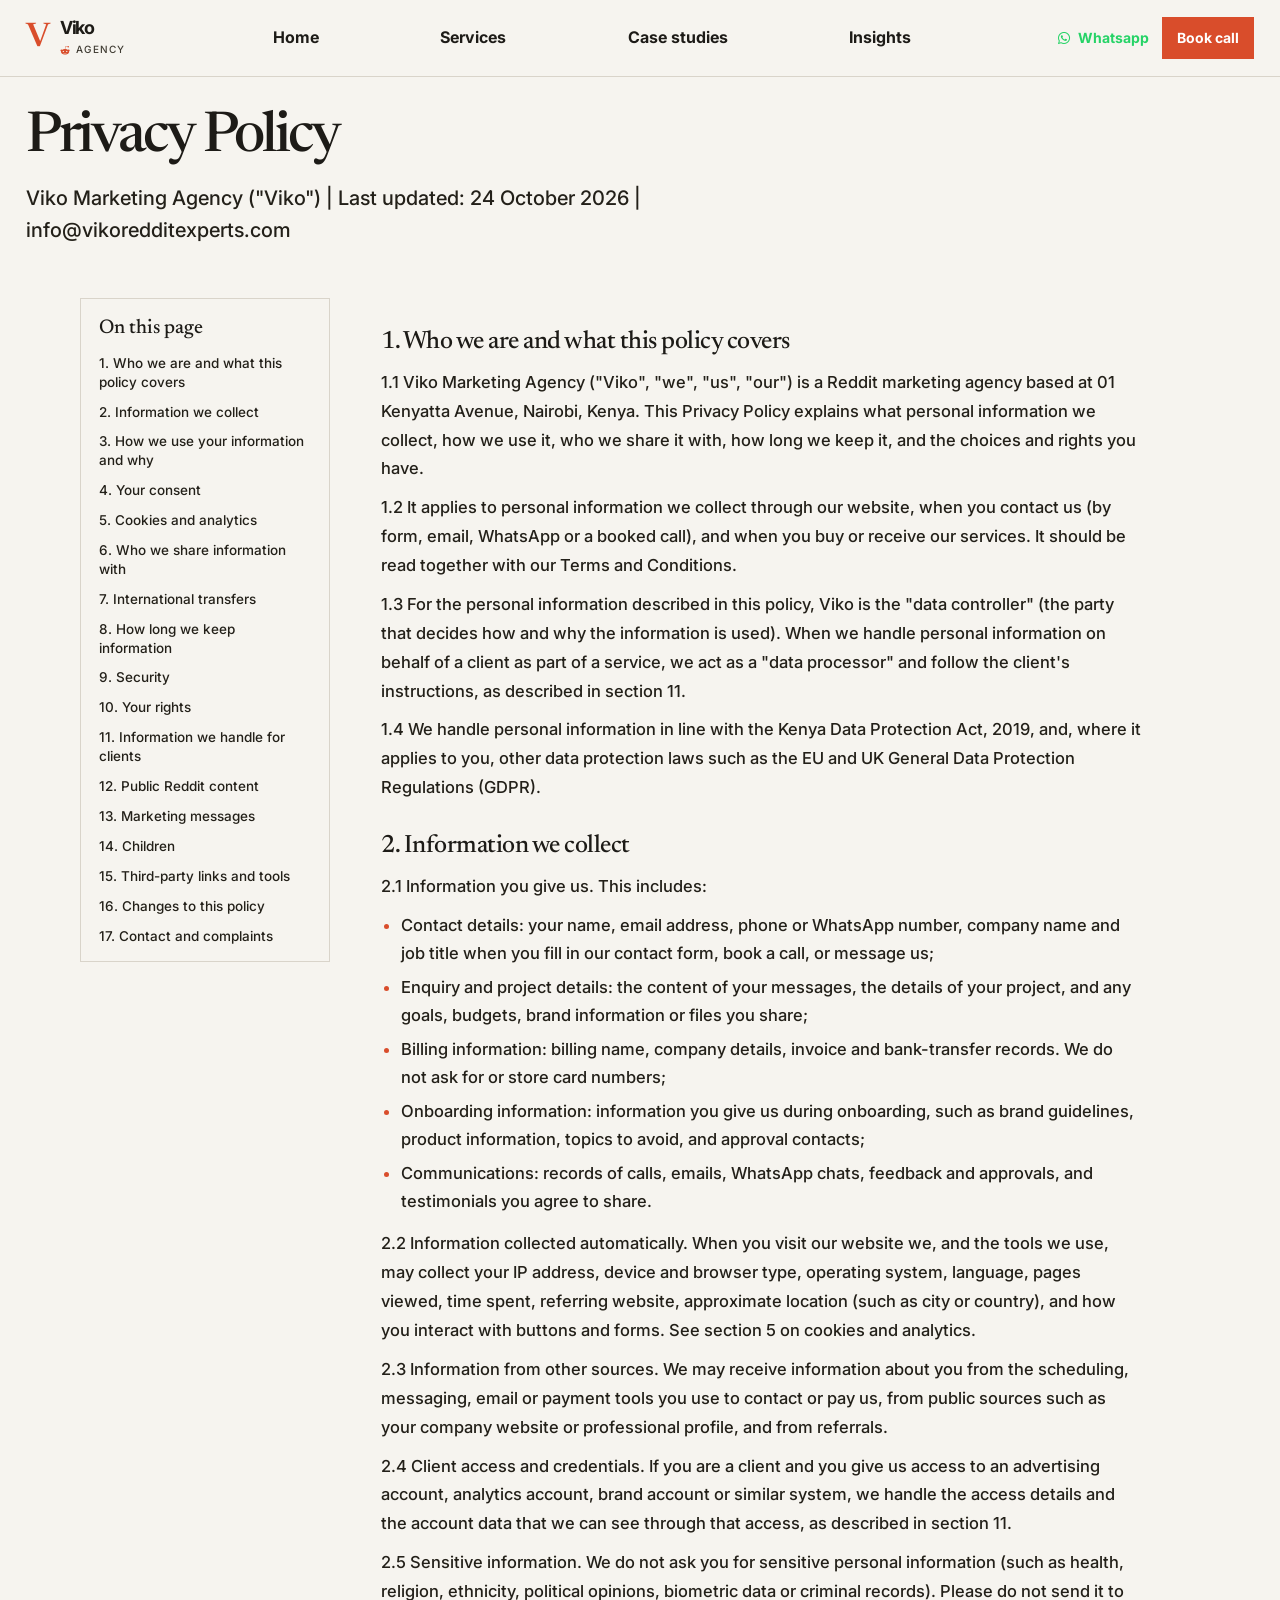
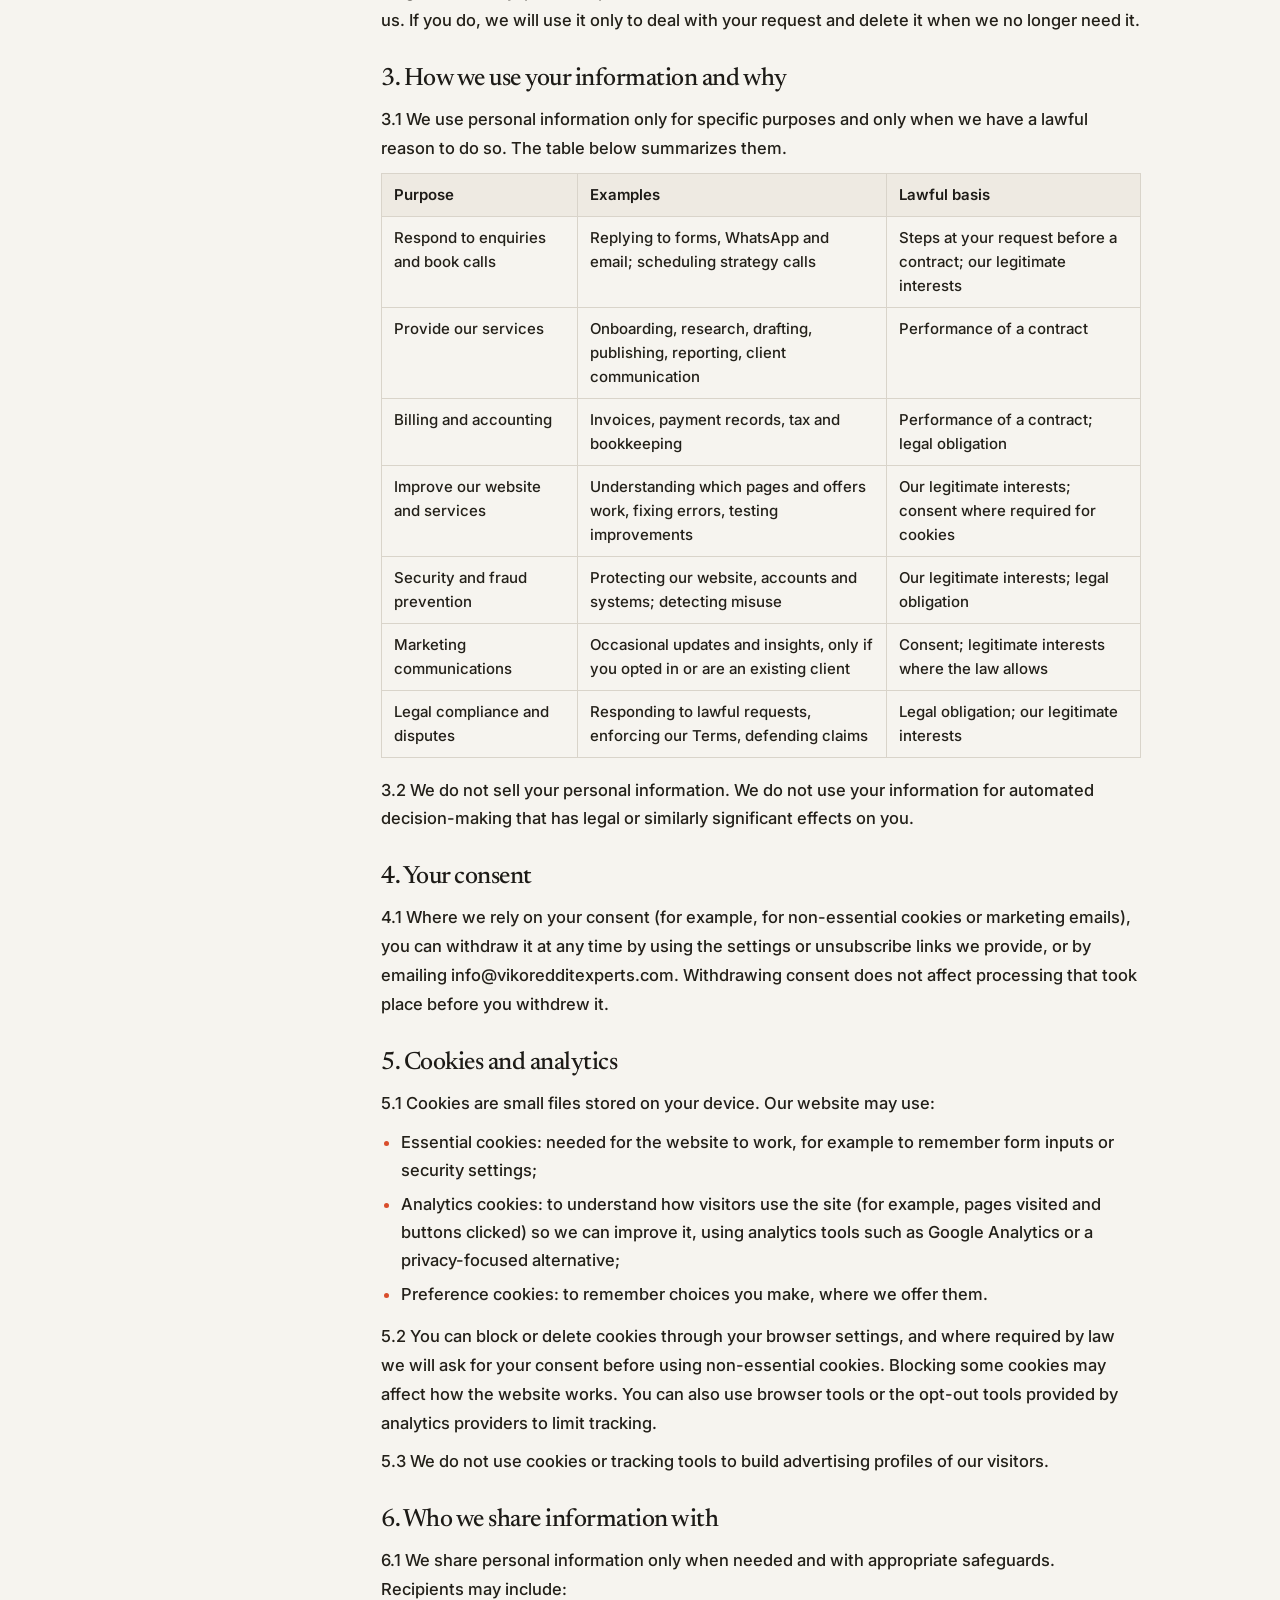
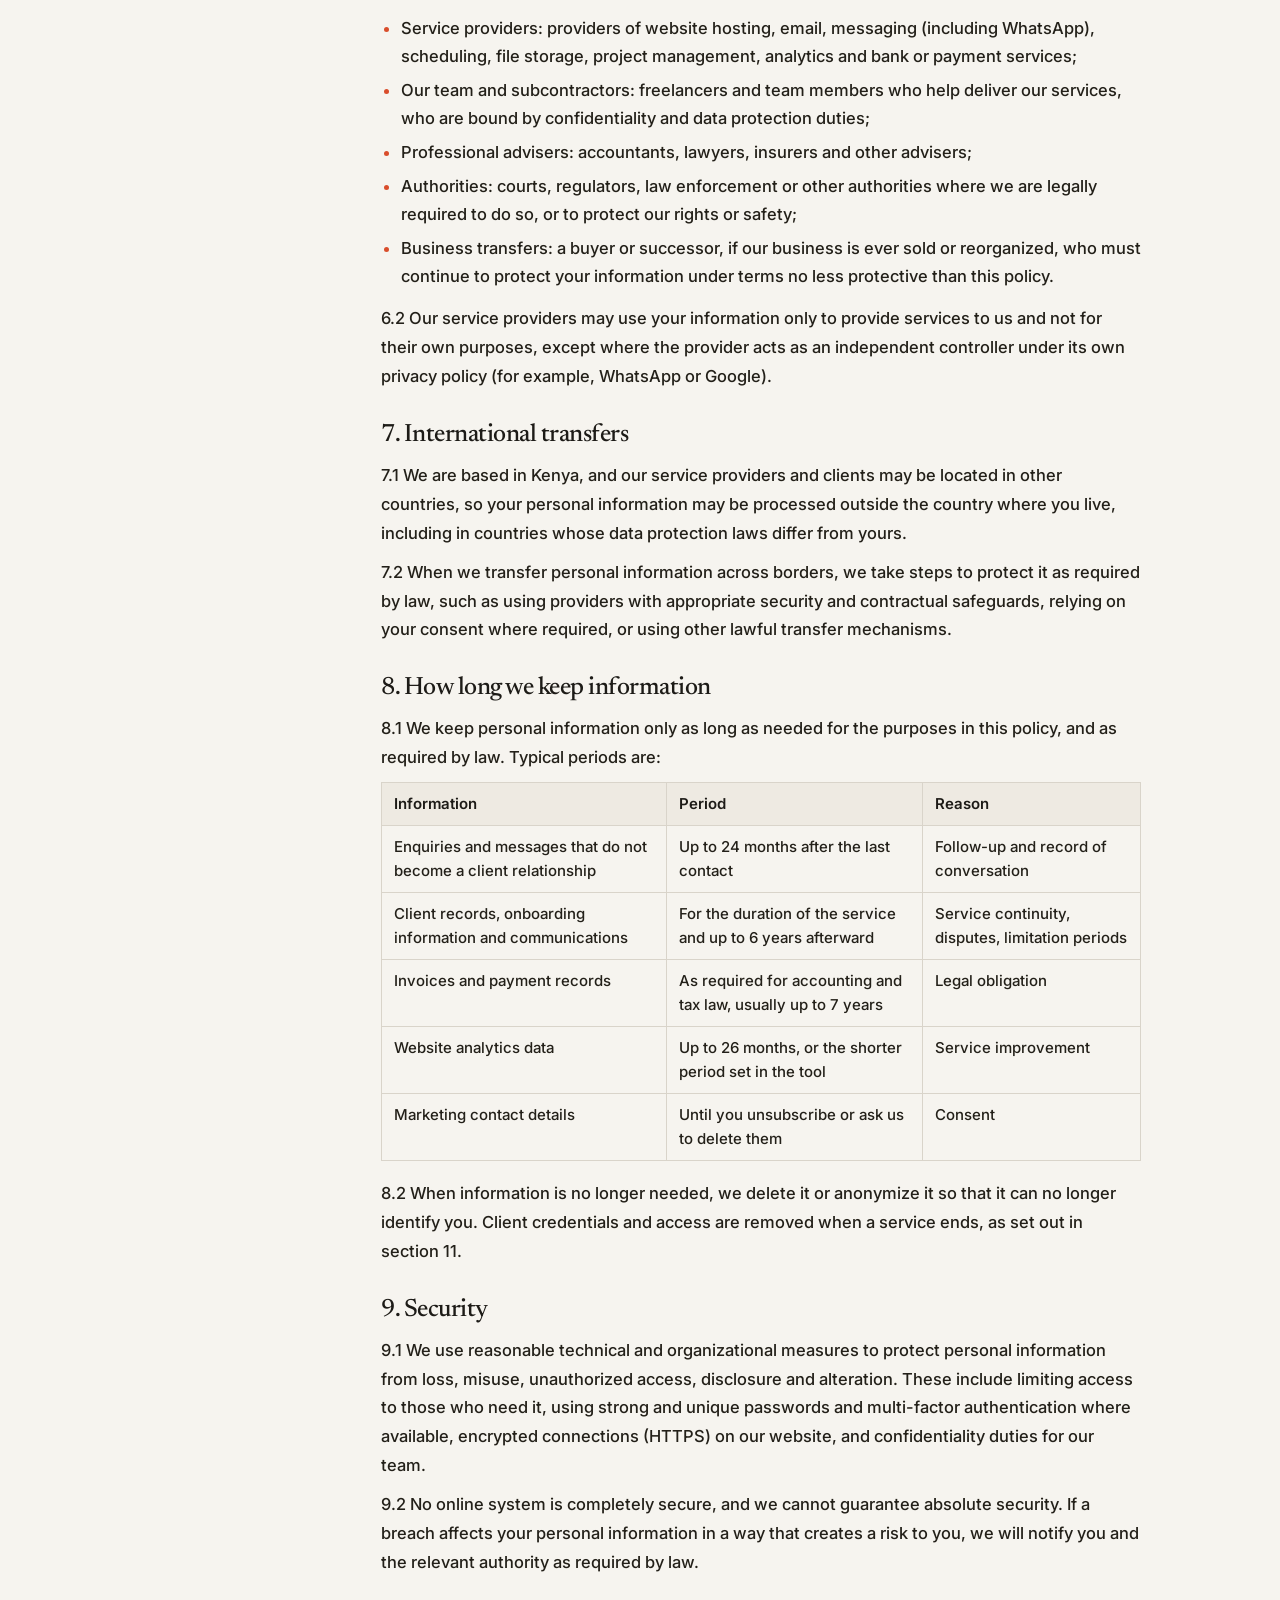
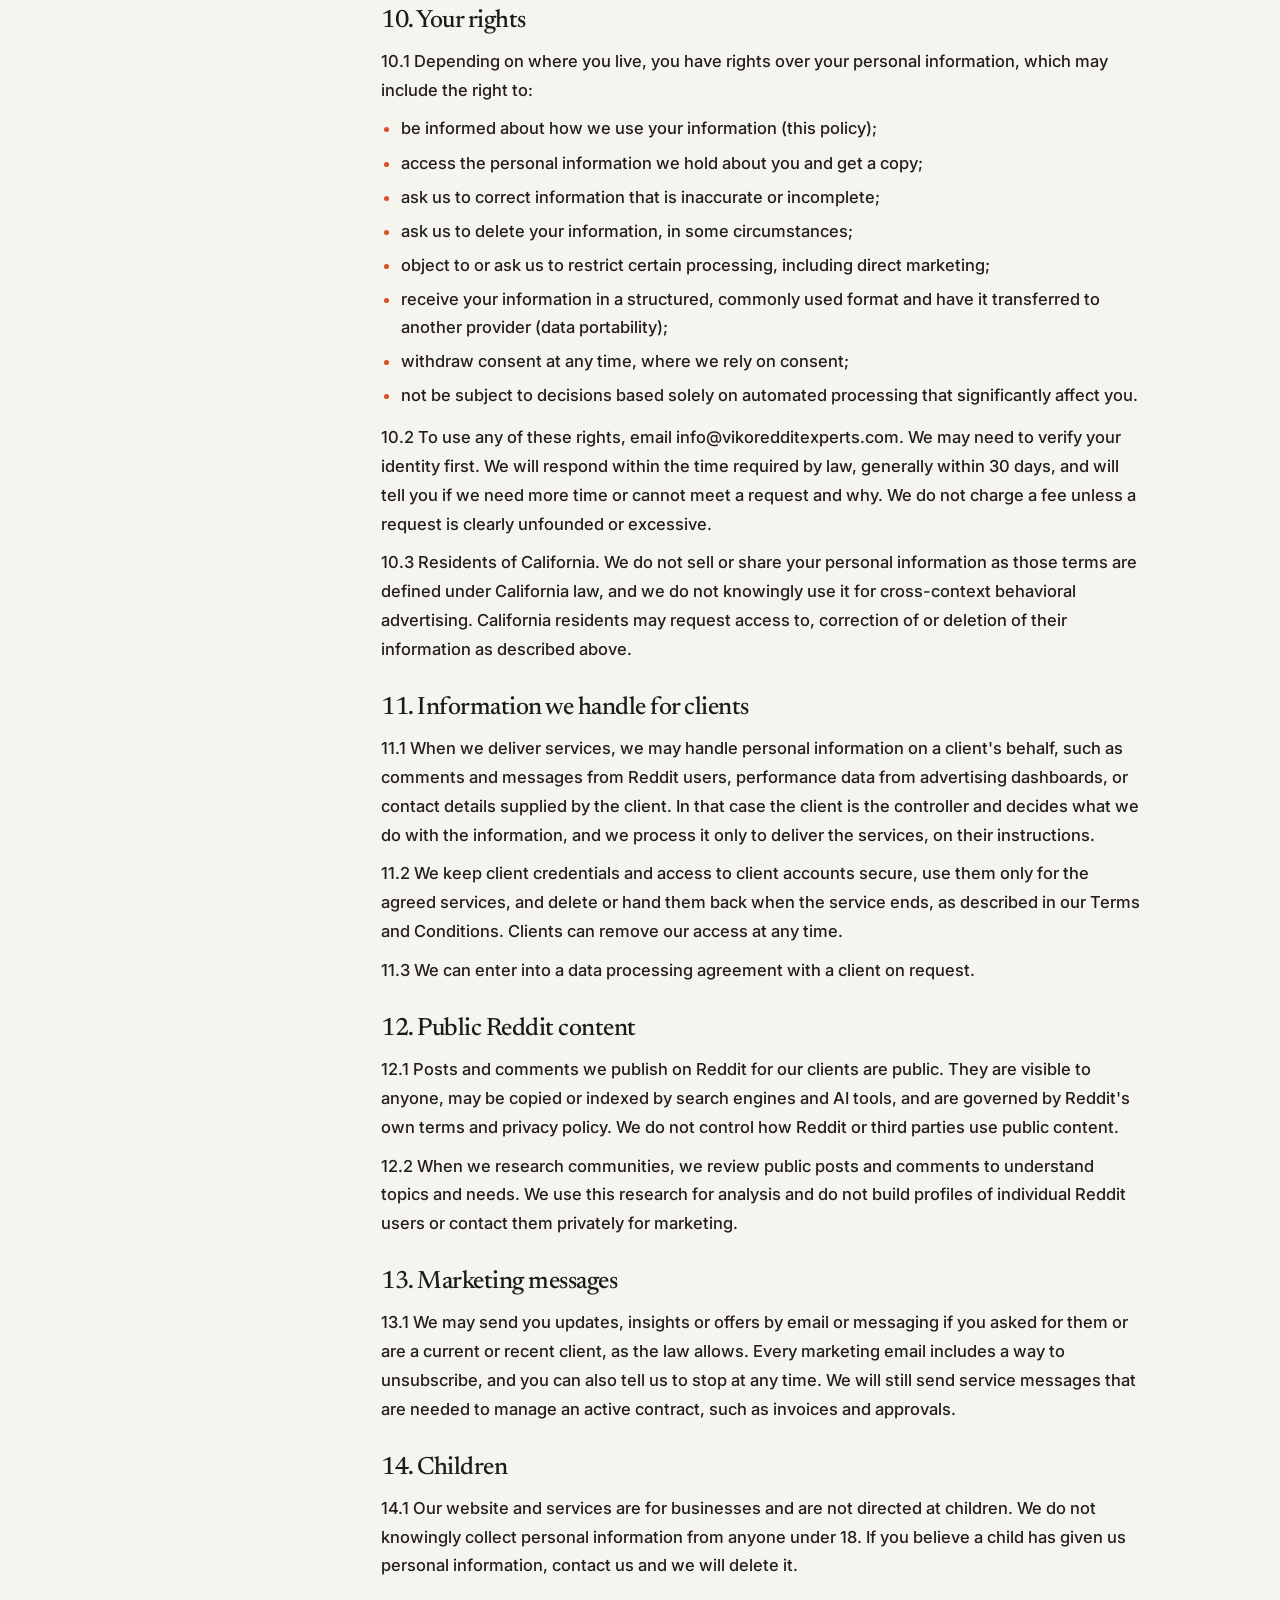
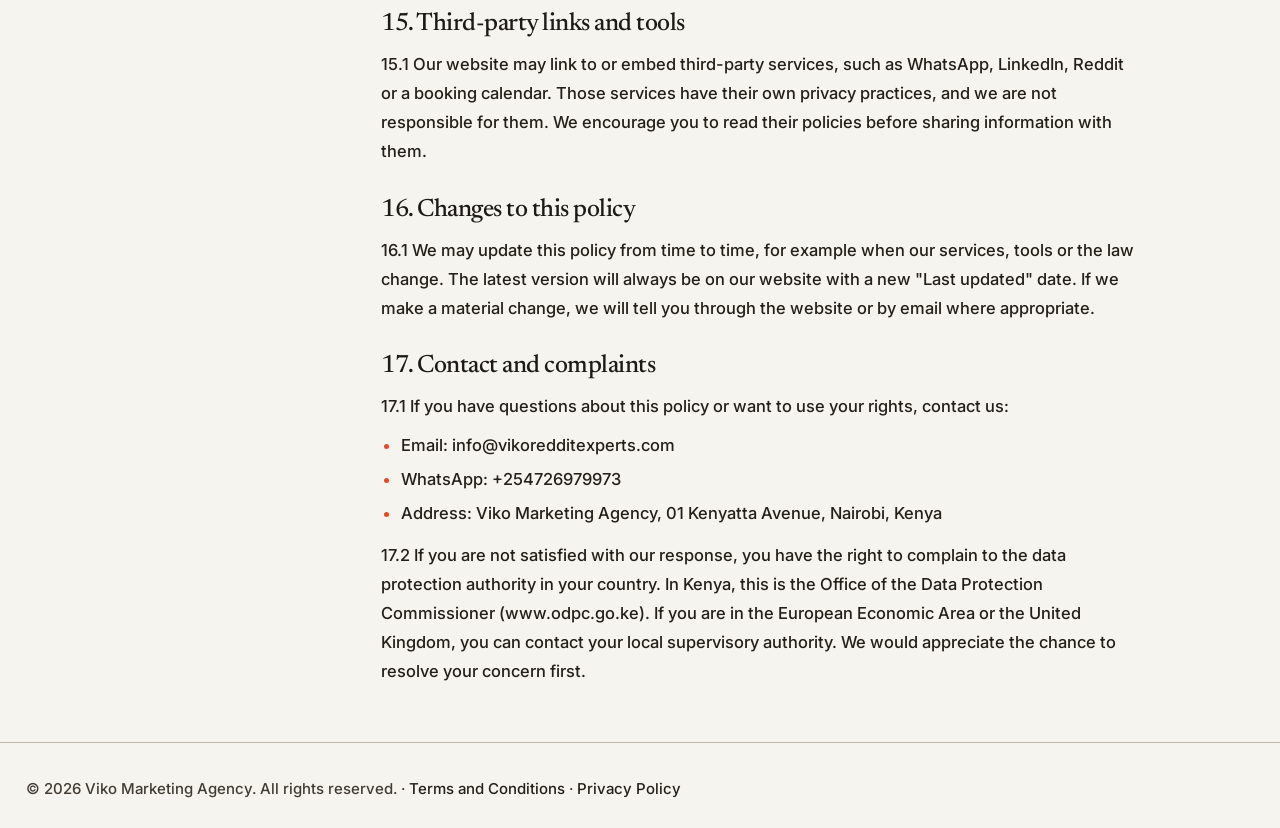
<file: privacy.html>
<!DOCTYPE html>
<html lang="en">

<head>
    <meta charset="UTF-8">
    <meta name="viewport" content="width=device-width, initial-scale=1.0">
    <meta name="description" content="How Viko collects, uses, shares, and protects personal information.">
    <title>Privacy Policy — Viko</title>
    <link rel="icon" href="favicon-96x96.png" type="image/png" sizes="96x96">
    <link rel="icon" href="favicon-48x48.png" type="image/png" sizes="48x96">
    <link rel="shortcut icon" href="favicon.ico">
    <link rel="apple-touch-icon" href="apple-touch-icon.png" sizes="180x180">
    <link rel="manifest" href="site.webmanifest">
    <meta name="theme-color" content="#f6f4ef">
    <link rel="preconnect" href="https://fonts.googleapis.com">
    <link rel="preconnect" href="https://fonts.gstatic.com" crossorigin>
    <!-- Font Awesome 6 -->
    <link rel="stylesheet" href="https://cdnjs.cloudflare.com/ajax/libs/font-awesome/6.0.0-beta3/css/all.min.css">
    <!-- Google Fonts: Newsreader + Inter -->
    <link href="https://fonts.googleapis.com/css2?family=Inter:wght@400;500;600;700&family=Newsreader:opsz,wght@6..72,400;6..72,500;6..72,600&display=swap" rel="stylesheet">
    <link rel="stylesheet" href="styles.css">
    <script src="nav.js" defer></script>
</head>

<body>
    <header class="site-header">
        <div class="container header-inner">
            <a href="index.html" class="logo">
                <div class="logo-icon">V</div>
                <div class="logo-text">
                    <h1>Viko</h1>
                    <div class="tagline">
                        <i class="fab fa-reddit-alien"></i>
                        <span>agency</span>
                    </div>
                </div>
            </a>
            <nav class="primary-nav" aria-label="Main navigation">
                <a href="index.html">Home</a>
                <a href="index.html#capabilities">Services</a>
                <a href="case-study.html">Case studies</a>
                <a href="blog.html">Insights</a>
            </nav>
            <div class="header-actions">
                <a href="https://wa.me/254726979973?text=Hi%20Viko%2C%20I%20want%20to%20grow%20on%20Reddit"
                    class="btn btn-wa" role="button" aria-label="Contact via WhatsApp"><i class="fab fa-whatsapp"></i>
                    Whatsapp</a>
                <button class="btn btn-primary"
                    onclick="window.location.href='index.html#booking'">Book call</button>
            </div>
        </div>
    </header>

    <main>
        <section class="hero">
            <div class="container">
                <h1>Privacy Policy</h1>
                <p>Viko Marketing Agency ("Viko")  |  Last updated: 24 October 2026  |  info@vikoredditexperts.com</p>
            </div>
        </section>

        <section class="container legal-section">
            <div class="legal-wrap">
                <details class="legal-toc" id="legal-toc" open>
                    <summary>Jump to a section</summary>
                    <div class="toc-title">On this page</div>
                    <nav class="toc-nav" aria-label="Table of contents">
<a href="#who-we-are-and-what-this-policy-covers">1. Who we are and what this policy covers</a>
<a href="#information-we-collect">2. Information we collect</a>
<a href="#how-we-use-your-information-and-why">3. How we use your information and why</a>
<a href="#your-consent">4. Your consent</a>
<a href="#cookies-and-analytics">5. Cookies and analytics</a>
<a href="#who-we-share-information-with">6. Who we share information with</a>
<a href="#international-transfers">7. International transfers</a>
<a href="#how-long-we-keep-information">8. How long we keep information</a>
<a href="#security">9. Security</a>
<a href="#your-rights">10. Your rights</a>
<a href="#information-we-handle-for-clients">11. Information we handle for clients</a>
<a href="#public-reddit-content">12. Public Reddit content</a>
<a href="#marketing-messages">13. Marketing messages</a>
<a href="#children">14. Children</a>
<a href="#thirdparty-links-and-tools">15. Third-party links and tools</a>
<a href="#changes-to-this-policy">16. Changes to this policy</a>
<a href="#contact-and-complaints">17. Contact and complaints</a>
                    </nav>
                </details>
                <div class="legal-content">
<section id="who-we-are-and-what-this-policy-covers">
<h2>1. Who we are and what this policy covers</h2>
<p>1.1 Viko Marketing Agency ("Viko", "we", "us", "our") is a Reddit marketing agency based at 01 Kenyatta Avenue, Nairobi, Kenya. This Privacy Policy explains what personal information we collect, how we use it, who we share it with, how long we keep it, and the choices and rights you have.</p>
<p>1.2 It applies to personal information we collect through our website, when you contact us (by form, email, WhatsApp or a booked call), and when you buy or receive our services. It should be read together with our Terms and Conditions.</p>
<p>1.3 For the personal information described in this policy, Viko is the "data controller" (the party that decides how and why the information is used). When we handle personal information on behalf of a client as part of a service, we act as a "data processor" and follow the client's instructions, as described in section 11.</p>
<p>1.4 We handle personal information in line with the Kenya Data Protection Act, 2019, and, where it applies to you, other data protection laws such as the EU and UK General Data Protection Regulations (GDPR).</p>
</section>
<section id="information-we-collect">
<h2>2. Information we collect</h2>
<p>2.1 Information you give us. This includes:</p>
<ul><li>Contact details: your name, email address, phone or WhatsApp number, company name and job title when you fill in our contact form, book a call, or message us;</li><li>Enquiry and project details: the content of your messages, the details of your project, and any goals, budgets, brand information or files you share;</li><li>Billing information: billing name, company details, invoice and bank-transfer records. We do not ask for or store card numbers;</li><li>Onboarding information: information you give us during onboarding, such as brand guidelines, product information, topics to avoid, and approval contacts;</li><li>Communications: records of calls, emails, WhatsApp chats, feedback and approvals, and testimonials you agree to share.</li></ul>
<p>2.2 Information collected automatically. When you visit our website we, and the tools we use, may collect your IP address, device and browser type, operating system, language, pages viewed, time spent, referring website, approximate location (such as city or country), and how you interact with buttons and forms. See section 5 on cookies and analytics.</p>
<p>2.3 Information from other sources. We may receive information about you from the scheduling, messaging, email or payment tools you use to contact or pay us, from public sources such as your company website or professional profile, and from referrals.</p>
<p>2.4 Client access and credentials. If you are a client and you give us access to an advertising account, analytics account, brand account or similar system, we handle the access details and the account data that we can see through that access, as described in section 11.</p>
<p>2.5 Sensitive information. We do not ask you for sensitive personal information (such as health, religion, ethnicity, political opinions, biometric data or criminal records). Please do not send it to us. If you do, we will use it only to deal with your request and delete it when we no longer need it.</p>
</section>
<section id="how-we-use-your-information-and-why">
<h2>3. How we use your information and why</h2>
<p>3.1 We use personal information only for specific purposes and only when we have a lawful reason to do so. The table below summarizes them.</p>
<table class="legal-table"><thead><tr><th>Purpose</th><th>Examples</th><th>Lawful basis</th></tr></thead><tbody><tr><td>Respond to enquiries and book calls</td><td>Replying to forms, WhatsApp and email; scheduling strategy calls</td><td>Steps at your request before a contract; our legitimate interests</td></tr><tr><td>Provide our services</td><td>Onboarding, research, drafting, publishing, reporting, client communication</td><td>Performance of a contract</td></tr><tr><td>Billing and accounting</td><td>Invoices, payment records, tax and bookkeeping</td><td>Performance of a contract; legal obligation</td></tr><tr><td>Improve our website and services</td><td>Understanding which pages and offers work, fixing errors, testing improvements</td><td>Our legitimate interests; consent where required for cookies</td></tr><tr><td>Security and fraud prevention</td><td>Protecting our website, accounts and systems; detecting misuse</td><td>Our legitimate interests; legal obligation</td></tr><tr><td>Marketing communications</td><td>Occasional updates and insights, only if you opted in or are an existing client</td><td>Consent; legitimate interests where the law allows</td></tr><tr><td>Legal compliance and disputes</td><td>Responding to lawful requests, enforcing our Terms, defending claims</td><td>Legal obligation; our legitimate interests</td></tr></tbody></table>
<p>3.2 We do not sell your personal information. We do not use your information for automated decision-making that has legal or similarly significant effects on you.</p>
</section>
<section id="your-consent">
<h2>4. Your consent</h2>
<p>4.1 Where we rely on your consent (for example, for non-essential cookies or marketing emails), you can withdraw it at any time by using the settings or unsubscribe links we provide, or by emailing info@vikoredditexperts.com. Withdrawing consent does not affect processing that took place before you withdrew it.</p>
</section>
<section id="cookies-and-analytics">
<h2>5. Cookies and analytics</h2>
<p>5.1 Cookies are small files stored on your device. Our website may use:</p>
<ul><li>Essential cookies: needed for the website to work, for example to remember form inputs or security settings;</li><li>Analytics cookies: to understand how visitors use the site (for example, pages visited and buttons clicked) so we can improve it, using analytics tools such as Google Analytics or a privacy-focused alternative;</li><li>Preference cookies: to remember choices you make, where we offer them.</li></ul>
<p>5.2 You can block or delete cookies through your browser settings, and where required by law we will ask for your consent before using non-essential cookies. Blocking some cookies may affect how the website works. You can also use browser tools or the opt-out tools provided by analytics providers to limit tracking.</p>
<p>5.3 We do not use cookies or tracking tools to build advertising profiles of our visitors.</p>
</section>
<section id="who-we-share-information-with">
<h2>6. Who we share information with</h2>
<p>6.1 We share personal information only when needed and with appropriate safeguards. Recipients may include:</p>
<ul><li>Service providers: providers of website hosting, email, messaging (including WhatsApp), scheduling, file storage, project management, analytics and bank or payment services;</li><li>Our team and subcontractors: freelancers and team members who help deliver our services, who are bound by confidentiality and data protection duties;</li><li>Professional advisers: accountants, lawyers, insurers and other advisers;</li><li>Authorities: courts, regulators, law enforcement or other authorities where we are legally required to do so, or to protect our rights or safety;</li><li>Business transfers: a buyer or successor, if our business is ever sold or reorganized, who must continue to protect your information under terms no less protective than this policy.</li></ul>
<p>6.2 Our service providers may use your information only to provide services to us and not for their own purposes, except where the provider acts as an independent controller under its own privacy policy (for example, WhatsApp or Google).</p>
</section>
<section id="international-transfers">
<h2>7. International transfers</h2>
<p>7.1 We are based in Kenya, and our service providers and clients may be located in other countries, so your personal information may be processed outside the country where you live, including in countries whose data protection laws differ from yours.</p>
<p>7.2 When we transfer personal information across borders, we take steps to protect it as required by law, such as using providers with appropriate security and contractual safeguards, relying on your consent where required, or using other lawful transfer mechanisms.</p>
</section>
<section id="how-long-we-keep-information">
<h2>8. How long we keep information</h2>
<p>8.1 We keep personal information only as long as needed for the purposes in this policy, and as required by law. Typical periods are:</p>
<table class="legal-table"><thead><tr><th>Information</th><th>Period</th><th>Reason</th></tr></thead><tbody><tr><td>Enquiries and messages that do not become a client relationship</td><td>Up to 24 months after the last contact</td><td>Follow-up and record of conversation</td></tr><tr><td>Client records, onboarding information and communications</td><td>For the duration of the service and up to 6 years afterward</td><td>Service continuity, disputes, limitation periods</td></tr><tr><td>Invoices and payment records</td><td>As required for accounting and tax law, usually up to 7 years</td><td>Legal obligation</td></tr><tr><td>Website analytics data</td><td>Up to 26 months, or the shorter period set in the tool</td><td>Service improvement</td></tr><tr><td>Marketing contact details</td><td>Until you unsubscribe or ask us to delete them</td><td>Consent</td></tr></tbody></table>
<p>8.2 When information is no longer needed, we delete it or anonymize it so that it can no longer identify you. Client credentials and access are removed when a service ends, as set out in section 11.</p>
</section>
<section id="security">
<h2>9. Security</h2>
<p>9.1 We use reasonable technical and organizational measures to protect personal information from loss, misuse, unauthorized access, disclosure and alteration. These include limiting access to those who need it, using strong and unique passwords and multi-factor authentication where available, encrypted connections (HTTPS) on our website, and confidentiality duties for our team.</p>
<p>9.2 No online system is completely secure, and we cannot guarantee absolute security. If a breach affects your personal information in a way that creates a risk to you, we will notify you and the relevant authority as required by law.</p>
</section>
<section id="your-rights">
<h2>10. Your rights</h2>
<p>10.1 Depending on where you live, you have rights over your personal information, which may include the right to:</p>
<ul><li>be informed about how we use your information (this policy);</li><li>access the personal information we hold about you and get a copy;</li><li>ask us to correct information that is inaccurate or incomplete;</li><li>ask us to delete your information, in some circumstances;</li><li>object to or ask us to restrict certain processing, including direct marketing;</li><li>receive your information in a structured, commonly used format and have it transferred to another provider (data portability);</li><li>withdraw consent at any time, where we rely on consent;</li><li>not be subject to decisions based solely on automated processing that significantly affect you.</li></ul>
<p>10.2 To use any of these rights, email info@vikoredditexperts.com. We may need to verify your identity first. We will respond within the time required by law, generally within 30 days, and will tell you if we need more time or cannot meet a request and why. We do not charge a fee unless a request is clearly unfounded or excessive.</p>
<p>10.3 Residents of California. We do not sell or share your personal information as those terms are defined under California law, and we do not knowingly use it for cross-context behavioral advertising. California residents may request access to, correction of or deletion of their information as described above.</p>
</section>
<section id="information-we-handle-for-clients">
<h2>11. Information we handle for clients</h2>
<p>11.1 When we deliver services, we may handle personal information on a client's behalf, such as comments and messages from Reddit users, performance data from advertising dashboards, or contact details supplied by the client. In that case the client is the controller and decides what we do with the information, and we process it only to deliver the services, on their instructions.</p>
<p>11.2 We keep client credentials and access to client accounts secure, use them only for the agreed services, and delete or hand them back when the service ends, as described in our Terms and Conditions. Clients can remove our access at any time.</p>
<p>11.3 We can enter into a data processing agreement with a client on request.</p>
</section>
<section id="public-reddit-content">
<h2>12. Public Reddit content</h2>
<p>12.1 Posts and comments we publish on Reddit for our clients are public. They are visible to anyone, may be copied or indexed by search engines and AI tools, and are governed by Reddit's own terms and privacy policy. We do not control how Reddit or third parties use public content.</p>
<p>12.2 When we research communities, we review public posts and comments to understand topics and needs. We use this research for analysis and do not build profiles of individual Reddit users or contact them privately for marketing.</p>
</section>
<section id="marketing-messages">
<h2>13. Marketing messages</h2>
<p>13.1 We may send you updates, insights or offers by email or messaging if you asked for them or are a current or recent client, as the law allows. Every marketing email includes a way to unsubscribe, and you can also tell us to stop at any time. We will still send service messages that are needed to manage an active contract, such as invoices and approvals.</p>
</section>
<section id="children">
<h2>14. Children</h2>
<p>14.1 Our website and services are for businesses and are not directed at children. We do not knowingly collect personal information from anyone under 18. If you believe a child has given us personal information, contact us and we will delete it.</p>
</section>
<section id="thirdparty-links-and-tools">
<h2>15. Third-party links and tools</h2>
<p>15.1 Our website may link to or embed third-party services, such as WhatsApp, LinkedIn, Reddit or a booking calendar. Those services have their own privacy practices, and we are not responsible for them. We encourage you to read their policies before sharing information with them.</p>
</section>
<section id="changes-to-this-policy">
<h2>16. Changes to this policy</h2>
<p>16.1 We may update this policy from time to time, for example when our services, tools or the law change. The latest version will always be on our website with a new "Last updated" date. If we make a material change, we will tell you through the website or by email where appropriate.</p>
</section>
<section id="contact-and-complaints">
<h2>17. Contact and complaints</h2>
<p>17.1 If you have questions about this policy or want to use your rights, contact us:</p>
<ul><li>Email: info@vikoredditexperts.com</li><li>WhatsApp: +254726979973</li><li>Address: Viko Marketing Agency, 01 Kenyatta Avenue, Nairobi, Kenya</li></ul>
<p>17.2 If you are not satisfied with our response, you have the right to complain to the data protection authority in your country. In Kenya, this is the Office of the Data Protection Commissioner (www.odpc.go.ke). If you are in the European Economic Area or the United Kingdom, you can contact your local supervisory authority. We would appreciate the chance to resolve your concern first.</p>
</section>
                </div>
            </div>
        </section>
    </main>

    <footer class="footer">
        <div class="container">
            <p>© 2026 Viko Marketing Agency. All rights reserved. · <a href="terms.html">Terms and Conditions</a> · <a href="privacy.html">Privacy Policy</a></p>
        </div>
    </footer>

    <script>
        // Desktop: keep the table of contents open; mobile: collapse it behind "Jump to a section".
        const tocDetails = document.getElementById('legal-toc');
        const tocMq = window.matchMedia('(max-width: 900px)');
        const syncToc = () => { tocDetails.open = !tocMq.matches; };
        syncToc();
        tocMq.addEventListener ? tocMq.addEventListener('change', syncToc) : tocMq.addListener(syncToc);
    
    </script>
</body>

</html>
</file>
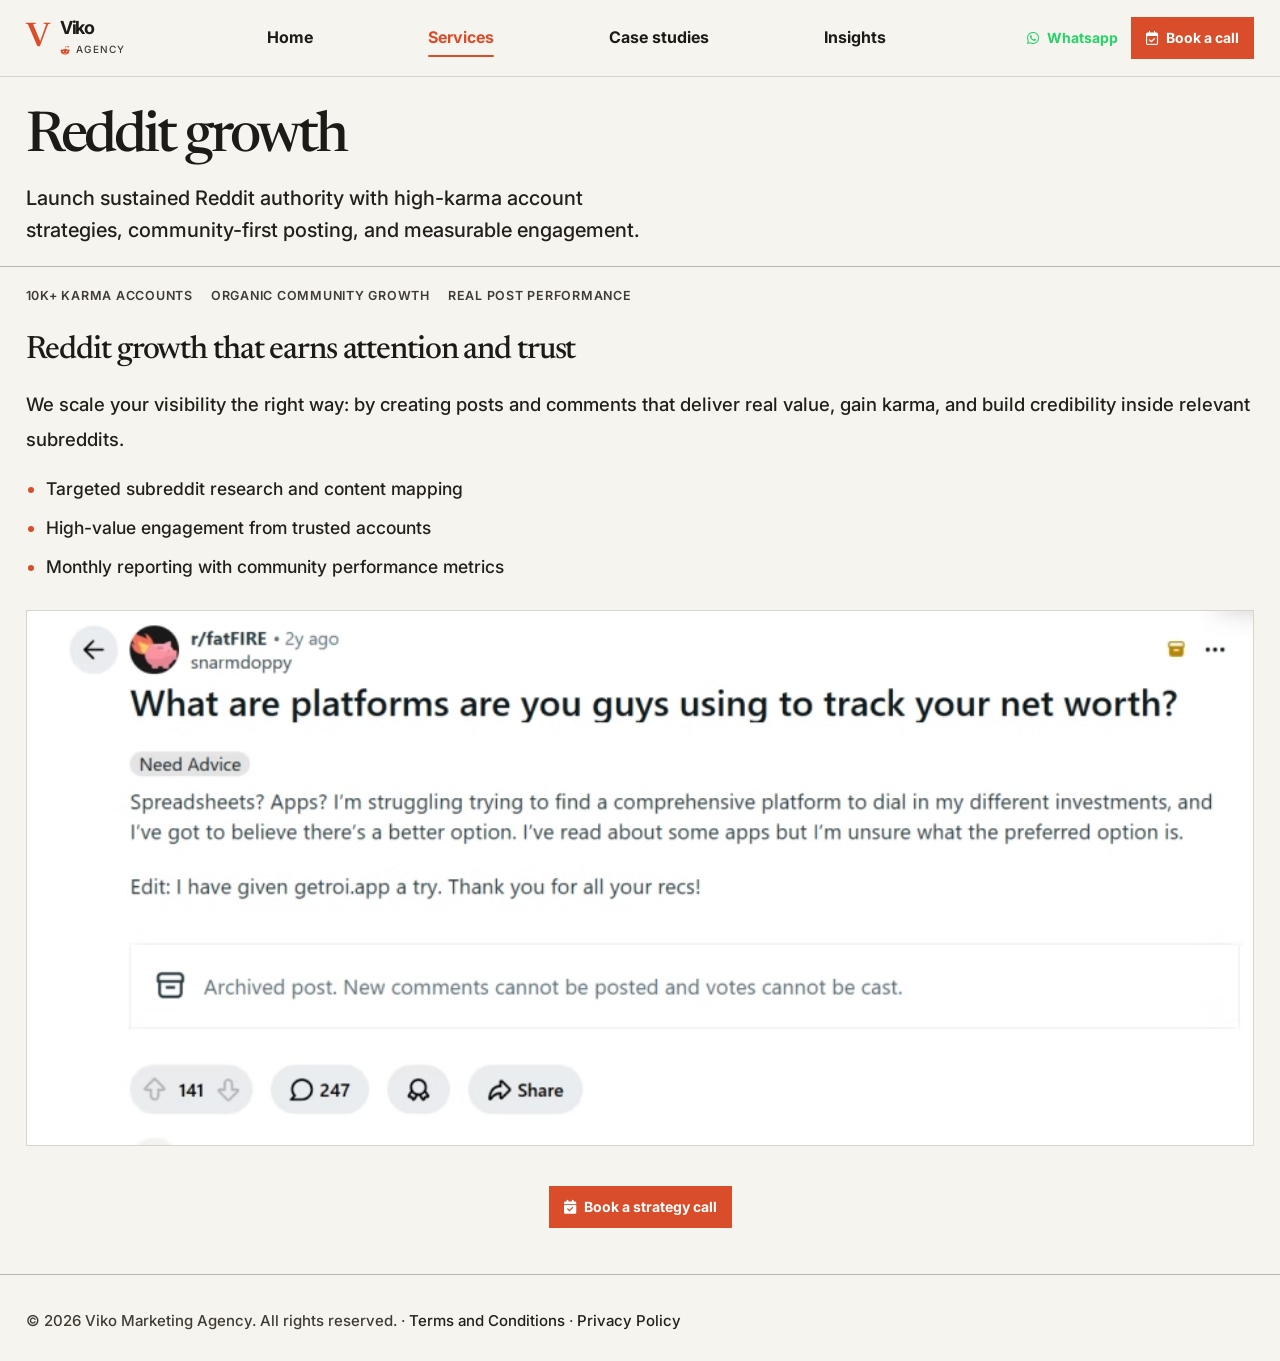
<file: service.html>
<!DOCTYPE html>
<html lang="en">

<head>
    <meta charset="UTF-8">
    <meta name="viewport" content="width=device-width, initial-scale=1.0">
    <meta name="description" content="Viko service page for Reddit marketing and AI SEO solutions.">
    <title>Viko Service</title>
    <link rel="icon" href="favicon-96x96.png" type="image/png" sizes="96x96">
    <link rel="icon" href="favicon-48x48.png" type="image/png" sizes="48x48">
    <link rel="shortcut icon" href="favicon.ico">
    <link rel="icon" href="favicon.ico" sizes="any">
    <link rel="apple-touch-icon" href="apple-touch-icon.png" sizes="180x180">
    <link rel="manifest" href="site.webmanifest">
    <meta name="theme-color" content="#f6f4ef">
    <link rel="preconnect" href="https://fonts.googleapis.com">
    <link rel="preconnect" href="https://fonts.gstatic.com" crossorigin>
    <link rel="stylesheet" href="https://cdnjs.cloudflare.com/ajax/libs/font-awesome/6.0.0-beta3/css/all.min.css">
    <link href="https://fonts.googleapis.com/css2?family=Inter:wght@400;500;600;700&family=Newsreader:opsz,wght@6..72,400;6..72,500;6..72,600&display=swap" rel="stylesheet">
    <link rel="stylesheet" href="styles.css">
    <script src="nav.js" defer></script>
</head>

<body>
    <header class="site-header">
        <div class="container header-inner">
            <a href="index.html" class="logo">
                <div class="logo-icon">V</div>
                <div class="logo-text">
                    <h1>Viko</h1>
                    <div class="tagline"><i class="fab fa-reddit-alien"></i> agency</div>
                </div>
            </a>
            <nav class="primary-nav" aria-label="Main navigation">
                <a href="index.html">Home</a>
                <a href="index.html#capabilities">Services</a>
                <a href="case-study.html">Case studies</a>
                <a href="blog.html">Insights</a>
            </nav>
            <div class="header-actions">
                <a href="https://wa.me/254726979973?text=Hi%20Viko%2C%20I%20want%20to%20grow%20on%20Reddit" class="btn btn-wa"><i class="fab fa-whatsapp"></i> Whatsapp</a>
                <a href="index.html#booking" class="btn btn-primary"><i class="far fa-calendar-check"></i> Book a call</a>
            </div>
        </div>
    </header>

    <main>
        <section class="hero">
            <div class="container">
                <h1 id="service-title">Loading service…</h1>
                <p id="service-lead">Discover how Viko builds Reddit momentum with a service tailored to your growth plan.</p>
            </div>
        </section>

        <section class="container service-panel">
            <div class="service-meta" id="service-meta"></div>
            <div class="service-content">
                <h2 id="service-heading"></h2>
                <p id="service-description"></p>
                <ul id="service-list"></ul>
                <div class="service-image" id="service-image"></div>
            </div>
            <div style="margin-top: 40px; text-align: center;">
                <a href="index.html#booking" class="btn btn-primary"><i class="fas fa-calendar-check"></i> Book a strategy call</a>
            </div>
        </section>
    </main>

    <footer class="footer">
        <div class="container">
            <p>© 2026 Viko Marketing Agency. All rights reserved. · <a href="terms.html">Terms and Conditions</a> · <a href="privacy.html">Privacy Policy</a></p>
        </div>
    </footer>

    <script>
        const services = {
            reddit: {
                title: 'Reddit growth',
                lead: 'Launch sustained Reddit authority with high-karma account strategies, community-first posting, and measurable engagement.',
                heading: 'Reddit growth that earns attention and trust',
                description: 'We scale your visibility the right way: by creating posts and comments that deliver real value, gain karma, and build credibility inside relevant subreddits.',
                meta: ['10k+ karma accounts', 'Organic community growth', 'Real post performance'],
                items: [
                    'Targeted subreddit research and content mapping',
                    'High-value engagement from trusted accounts',
                    'Monthly reporting with community performance metrics',
                ],
                image: 'case-study-1.png'
            },
            'ai-seo': {
                title: 'AI & LLM SEO',
                lead: 'Build Reddit content that works for people and AI search engines alike, increasing discoverability across ChatGPT, Google, and LLM platforms.',
                heading: 'AI-optimized Reddit content for next-gen search',
                description: 'We structure posts and comments so AI systems can understand your brand narrative, making your content more likely to be surfaced in LLM answers and search snippets.',
                meta: ['LLM-ready content', 'AI search visibility', 'Structured engagement'],
                items: [
                    'Content designed for AI indexing',
                    'Keyword and intent alignment for Reddit',
                    'Optimization for both community and search',
                ],
                image: 'case-study-7-section-1.jpg'
            },
            analytics: {
                title: 'Analytics & insights',
                lead: 'Measure what matters with campaign tracking, sentiment analysis, and performance insights that keep your Reddit strategy data-driven.',
                heading: 'Analytics that turn Reddit activity into real business intelligence',
                description: 'We track engagement, sentiment, and conversion signals so you can make smarter decisions and improve community returns over time.',
                meta: ['Sentiment tracking', 'Trend forecasting', 'ROI reporting'],
                items: [
                    'Weekly performance dashboards',
                    'Engagement and conversion analysis',
                    'Strategy adjustments based on real data',
                ],
                image: 'case-study-8-section-1.jpg'
            },
            reputation: {
                title: 'Reputation management',
                lead: 'Protect your brand on Reddit with fast response plans, reputation repair, and community trust-building measures.',
                heading: 'Reputation management for the Reddit era',
                description: 'We handle difficult conversations thoughtfully, reduce negative visibility, and restore trust with transparent, community-friendly outreach.',
                meta: ['Crisis response', 'Brand recovery', 'Trust building'],
                items: [
                    'Reputation audit and risk assessment',
                    'Response scripting and community support',
                    'Monitoring for emerging issues',
                ],
                image: 'case-study-4-section-1.png'
            },
            content: {
                title: 'Content strategy',
                lead: 'Create Reddit-first content that resonates with communities and builds a consistent pipeline of engagement.',
                heading: 'Content strategy that converts Reddit activity into qualified leads',
                description: 'Our content plans are designed to keep your brand visible, helpful, and aligned with the natural flow of each subreddit.',
                meta: ['Community-first content', 'Lead-focused stories', 'Long-term visibility'],
                items: [
                    'Content calendars for Reddit communities',
                    'Message frameworks for subtle brand positioning',
                    'Ongoing content performance reviews',
                ],
                image: 'case-study-3-section-2.png'
            }
        };

        const params = new URLSearchParams(window.location.search);
        const topic = params.get('topic');
        const service = services[topic] || services.reddit;
        const imageSizes = {
            'case-study-1.png': [936, 408],
            'case-study-3-section-2.png': [714, 1122],
            'case-study-4-section-1.png': [554, 1350],
        };

        function escapeAttribute(value) {
            return value.replace(/[&<>"']/g, char => ({
                '&': '&amp;',
                '<': '&lt;',
                '>': '&gt;',
                '"': '&quot;',
                "'": '&#39;',
            })[char]);
        }

        function optimizedImage(src, alt) {
            const [width, height] = imageSizes[src] || [];
            const dimensions = width && height ? ` width="${width}" height="${height}"` : '';
            const avifSrc = src.replace(/\.png$/, '.avif');

            return `<picture>
                <source srcset="${avifSrc}" type="image/avif">
                <img src="${src}"${dimensions} alt="${escapeAttribute(alt)}" loading="lazy" decoding="async">
            </picture>`;
        }

        document.getElementById('service-title').textContent = service.title;
        document.getElementById('service-lead').textContent = service.lead;
        document.getElementById('service-heading').textContent = service.heading;
        document.getElementById('service-description').textContent = service.description;
        document.getElementById('service-meta').innerHTML = service.meta.map(item => `<span>${item}</span>`).join('');
        document.getElementById('service-list').innerHTML = service.items.map(item => `<li>${item}</li>`).join('');
        document.getElementById('service-image').innerHTML = optimizedImage(service.image, service.title);
    </script>
</body>

</html>
</file>
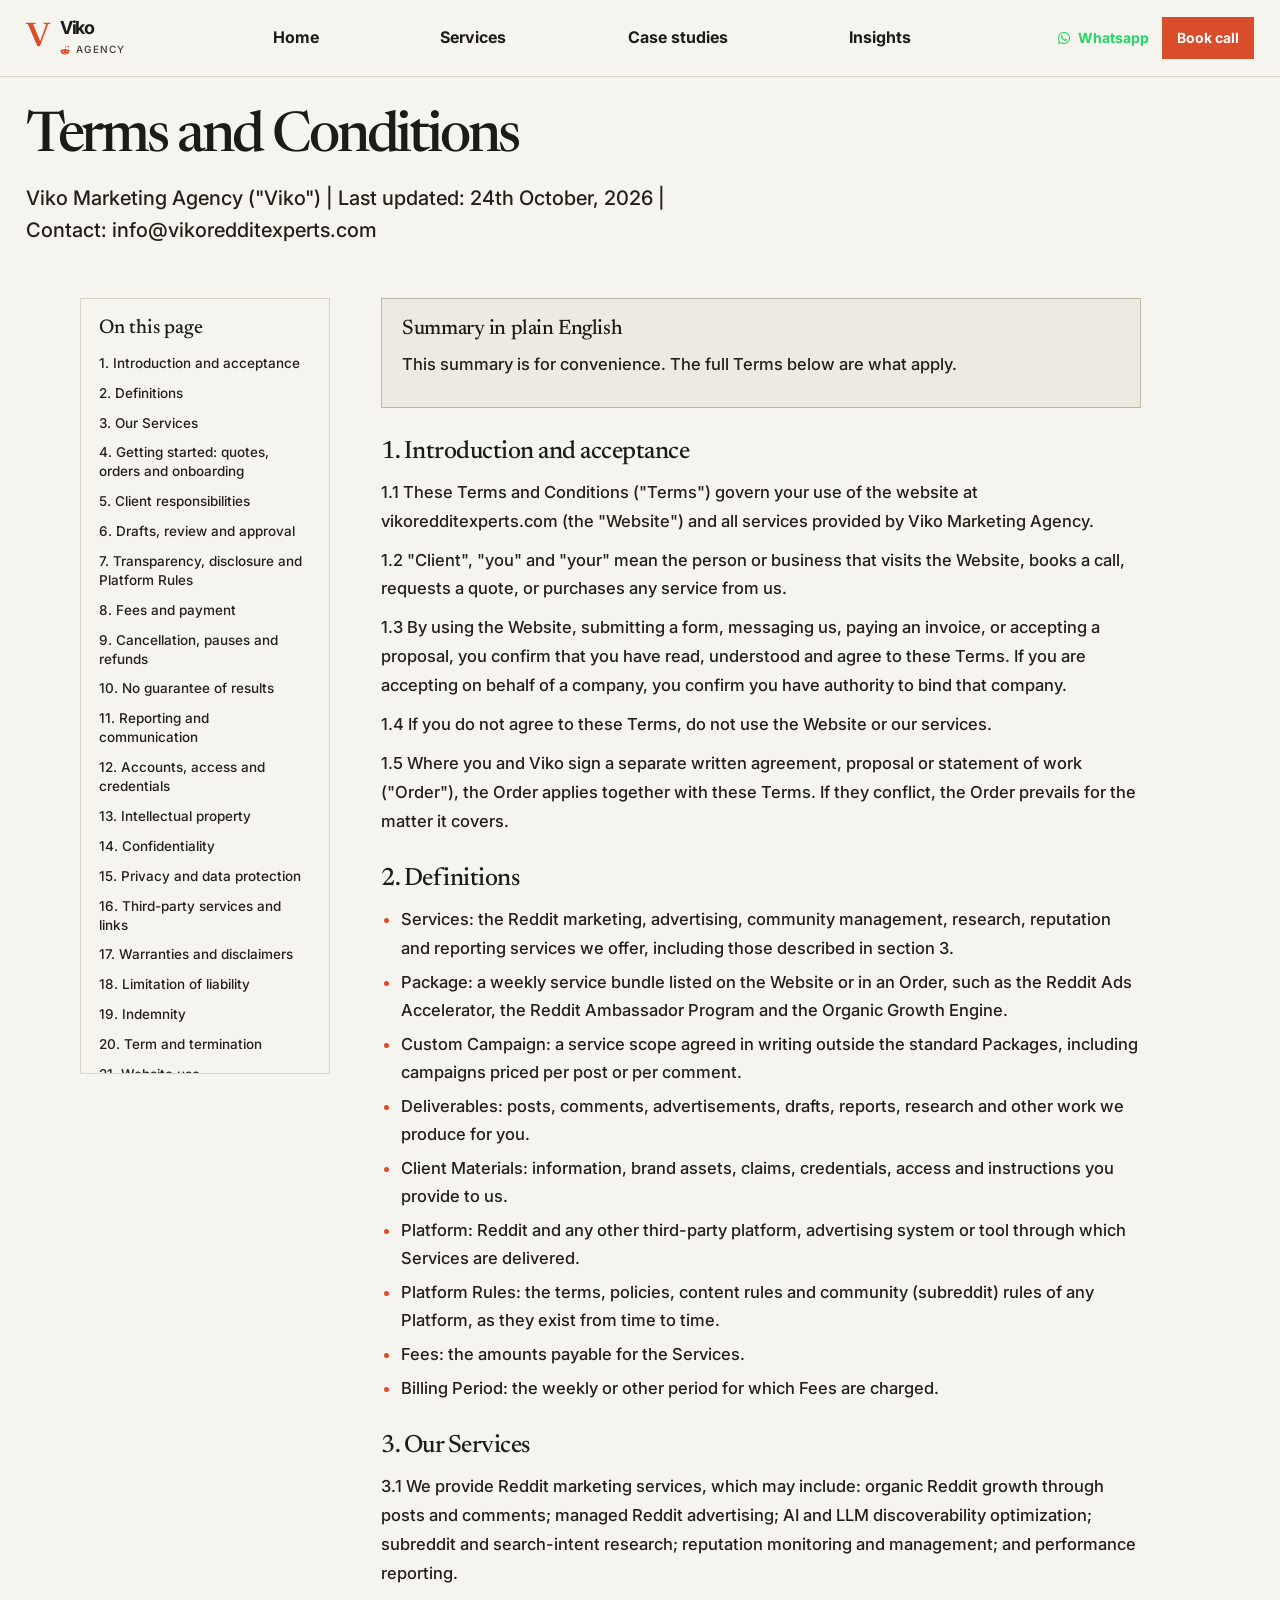
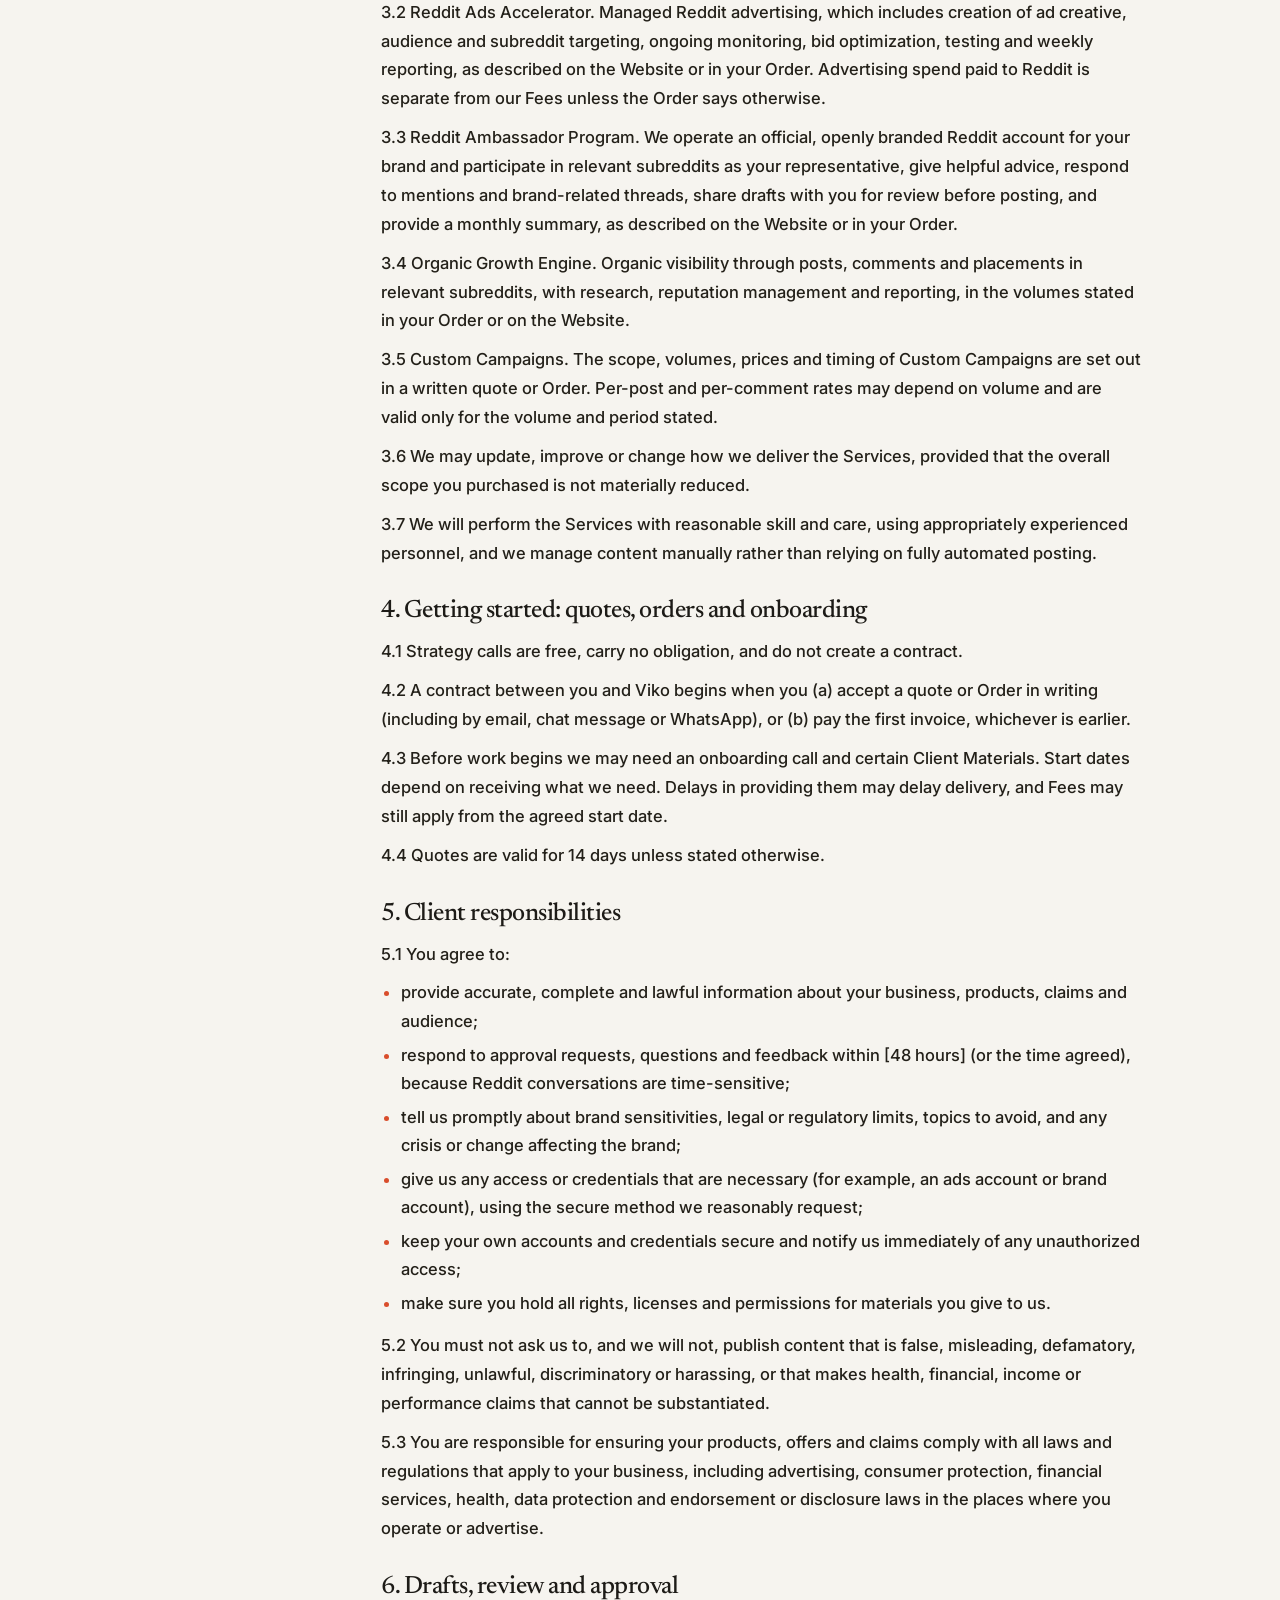
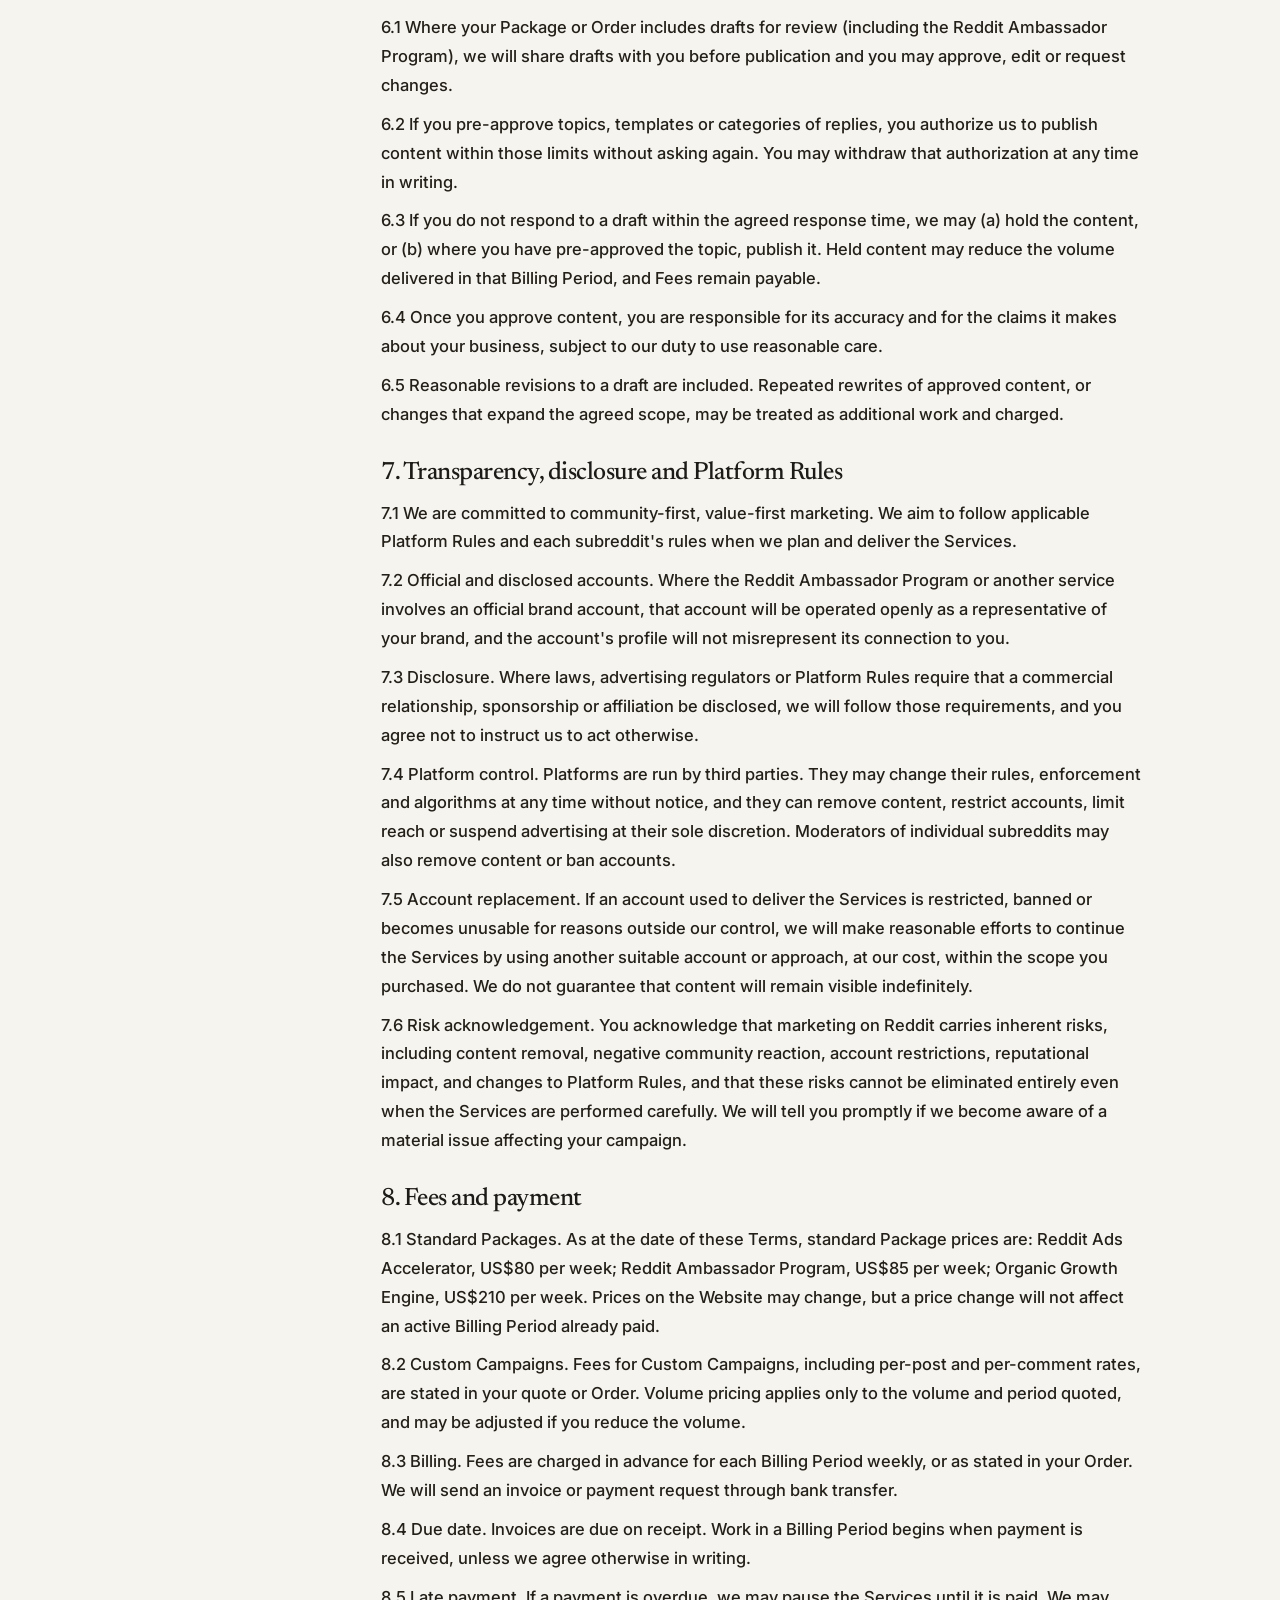
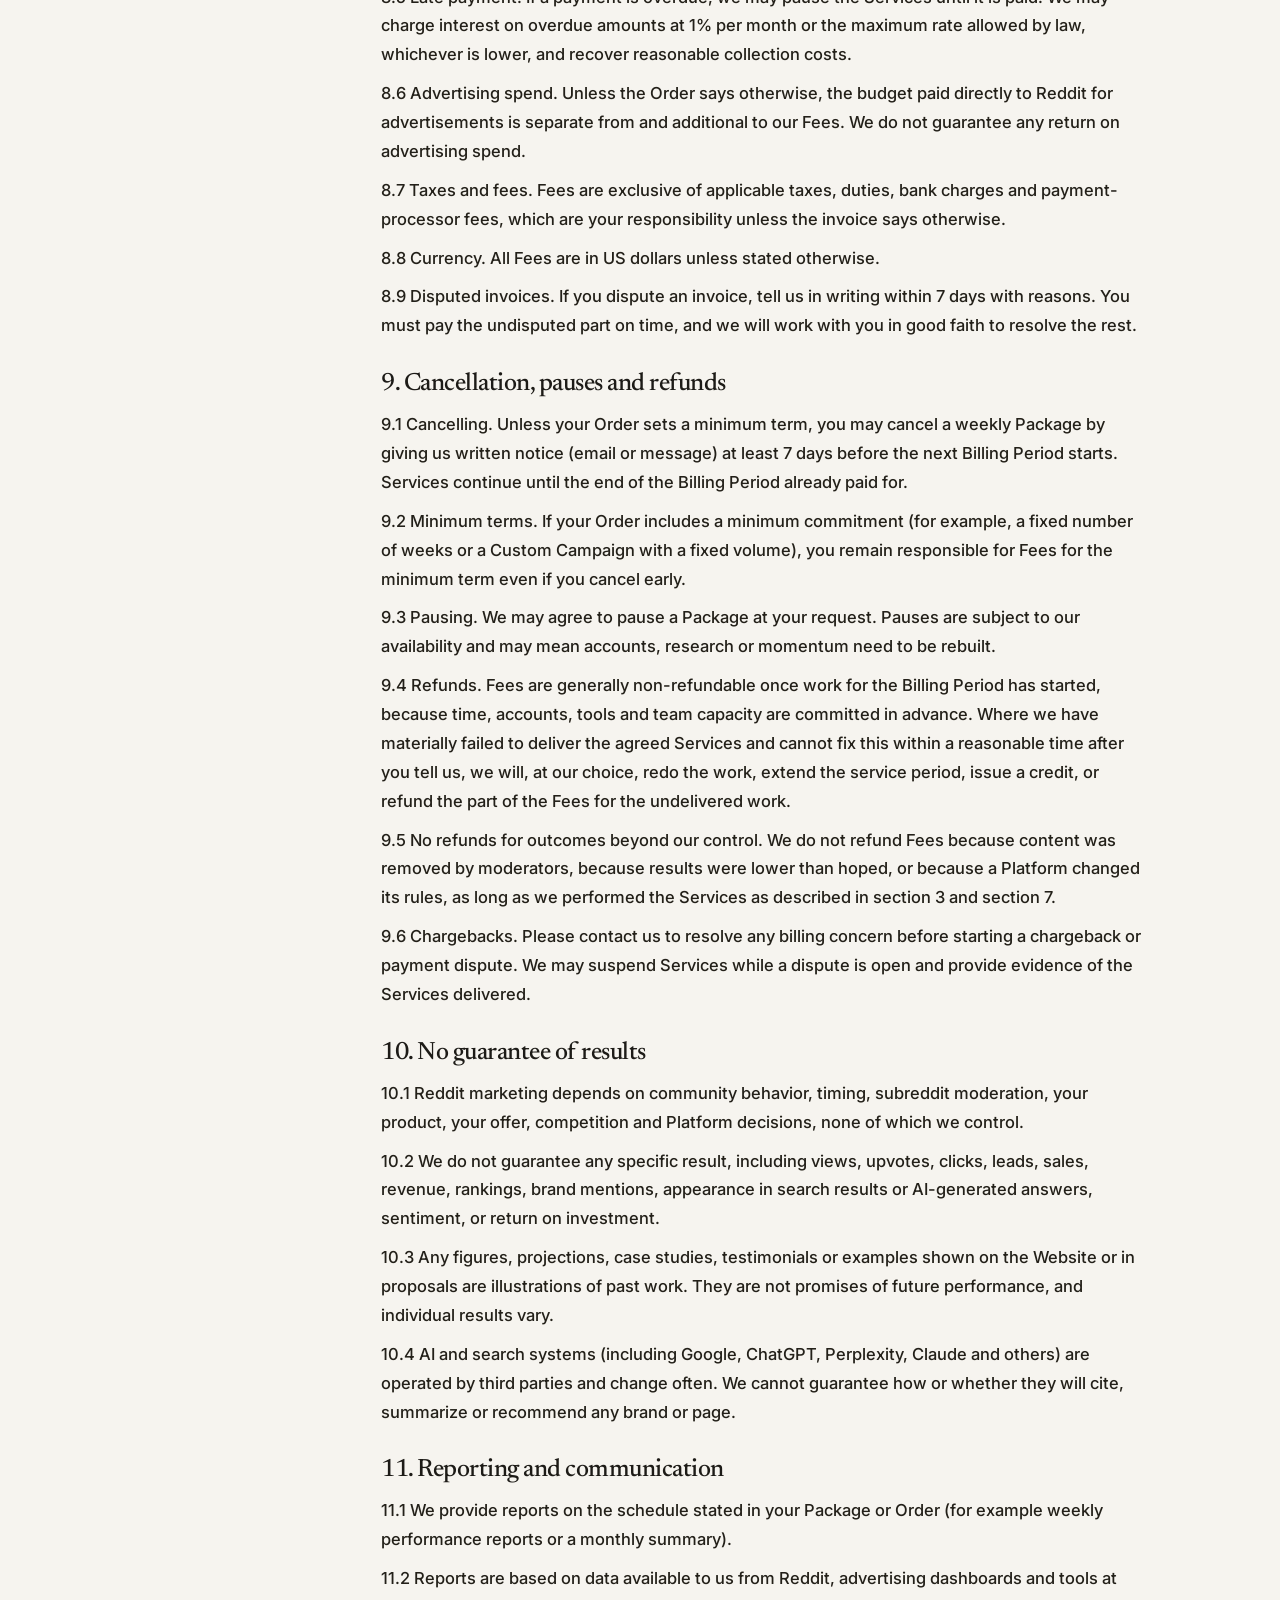
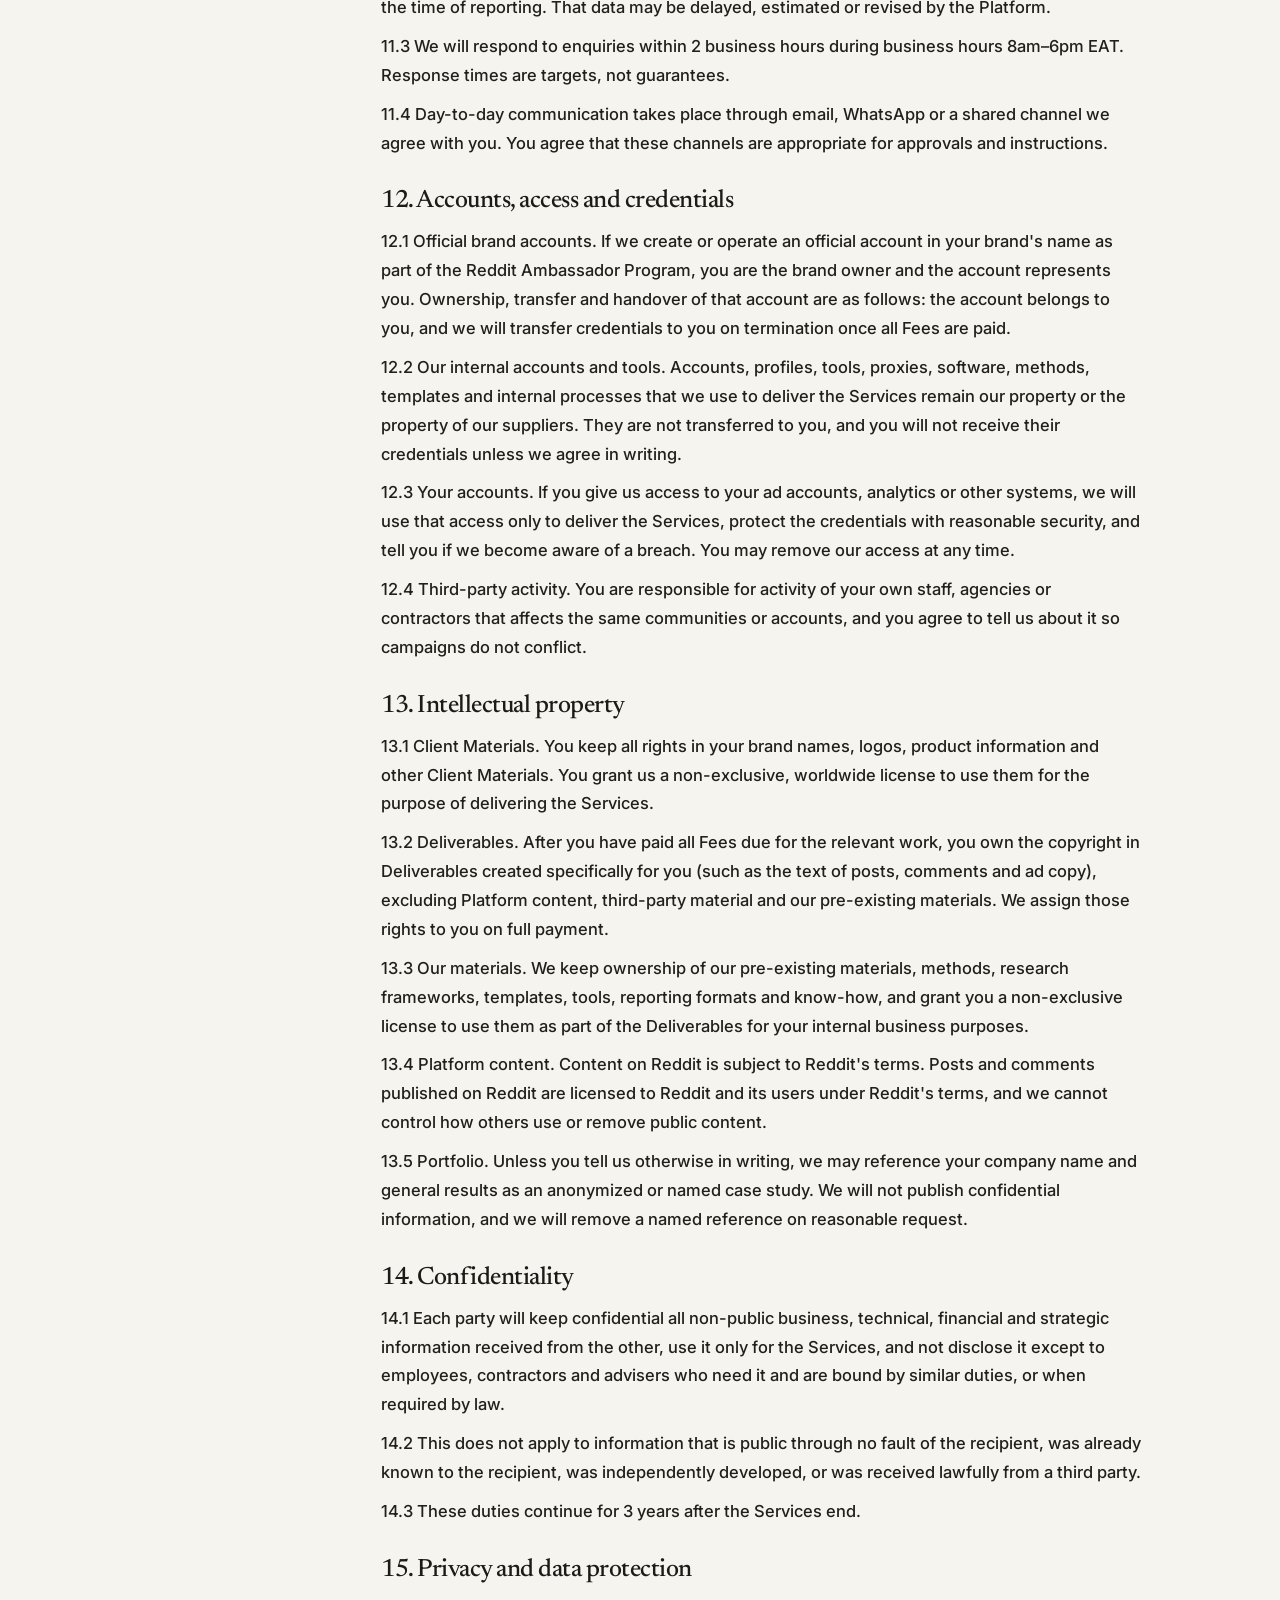
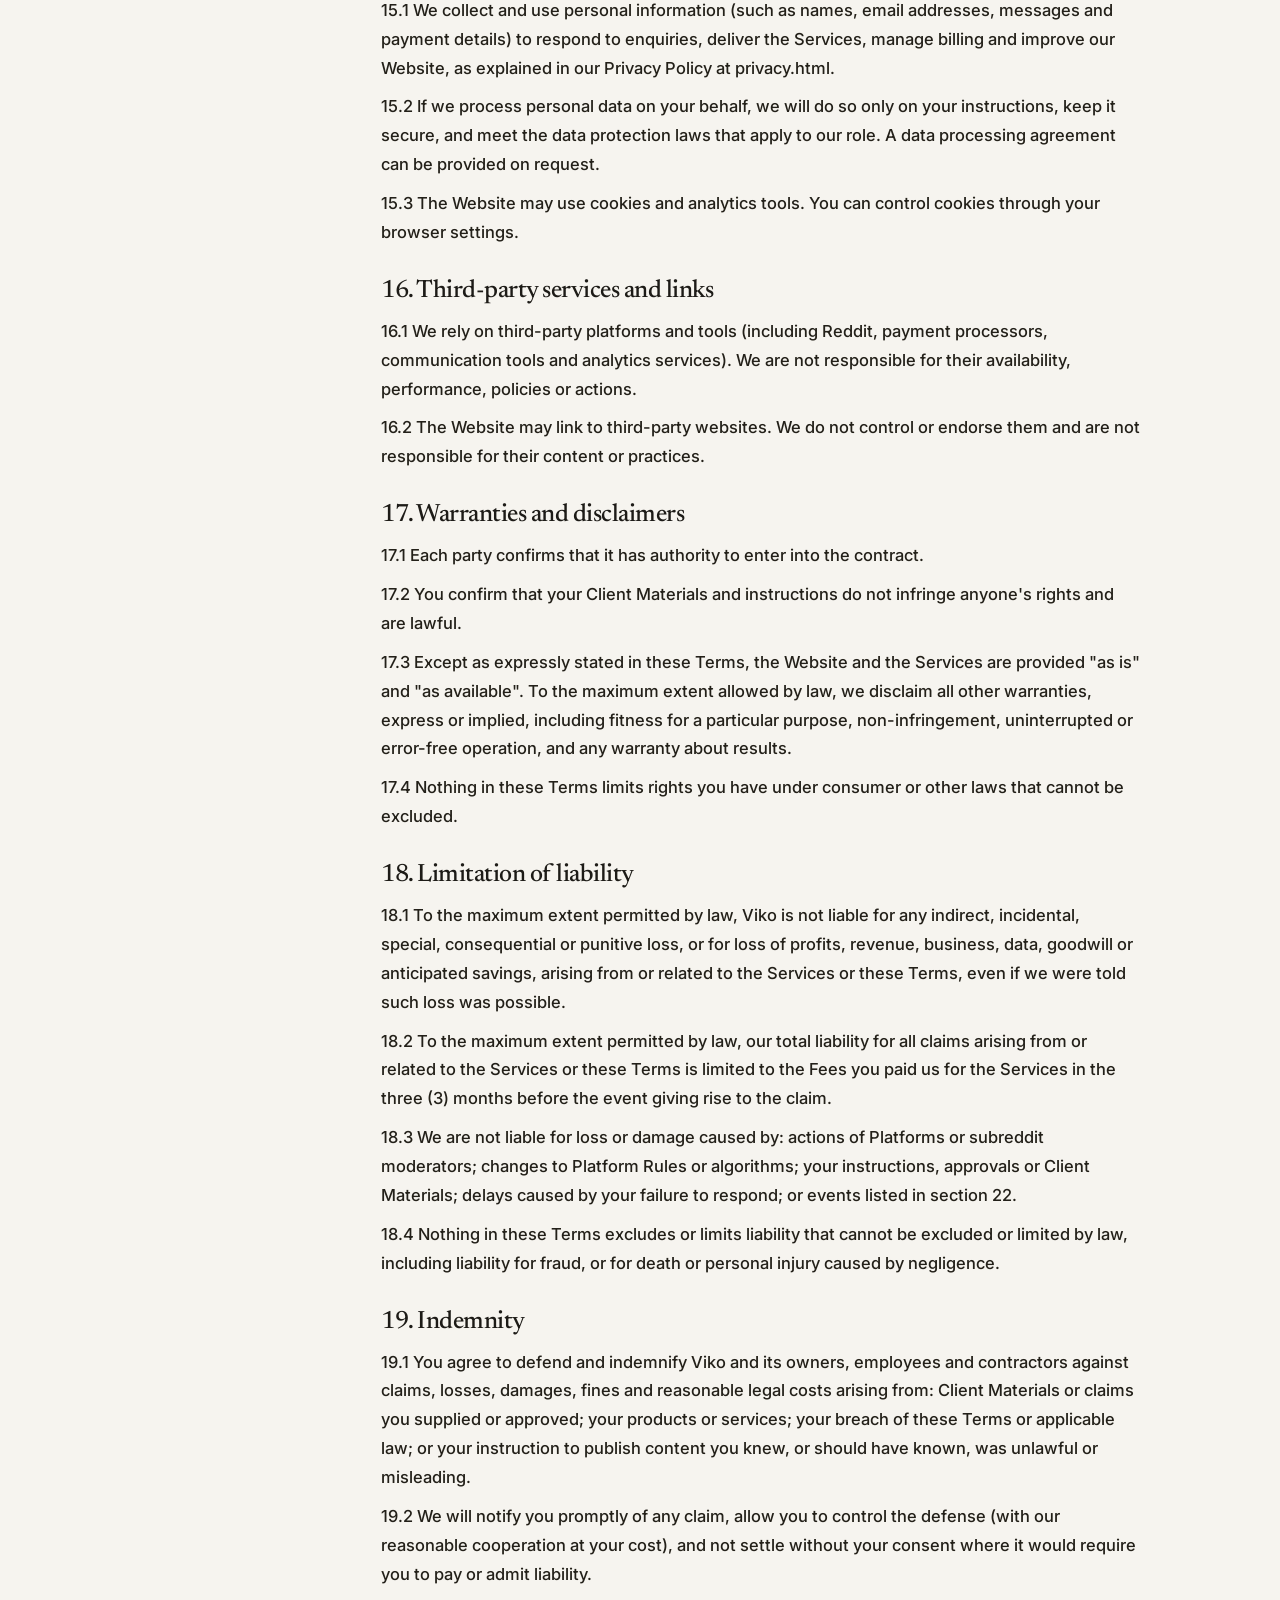
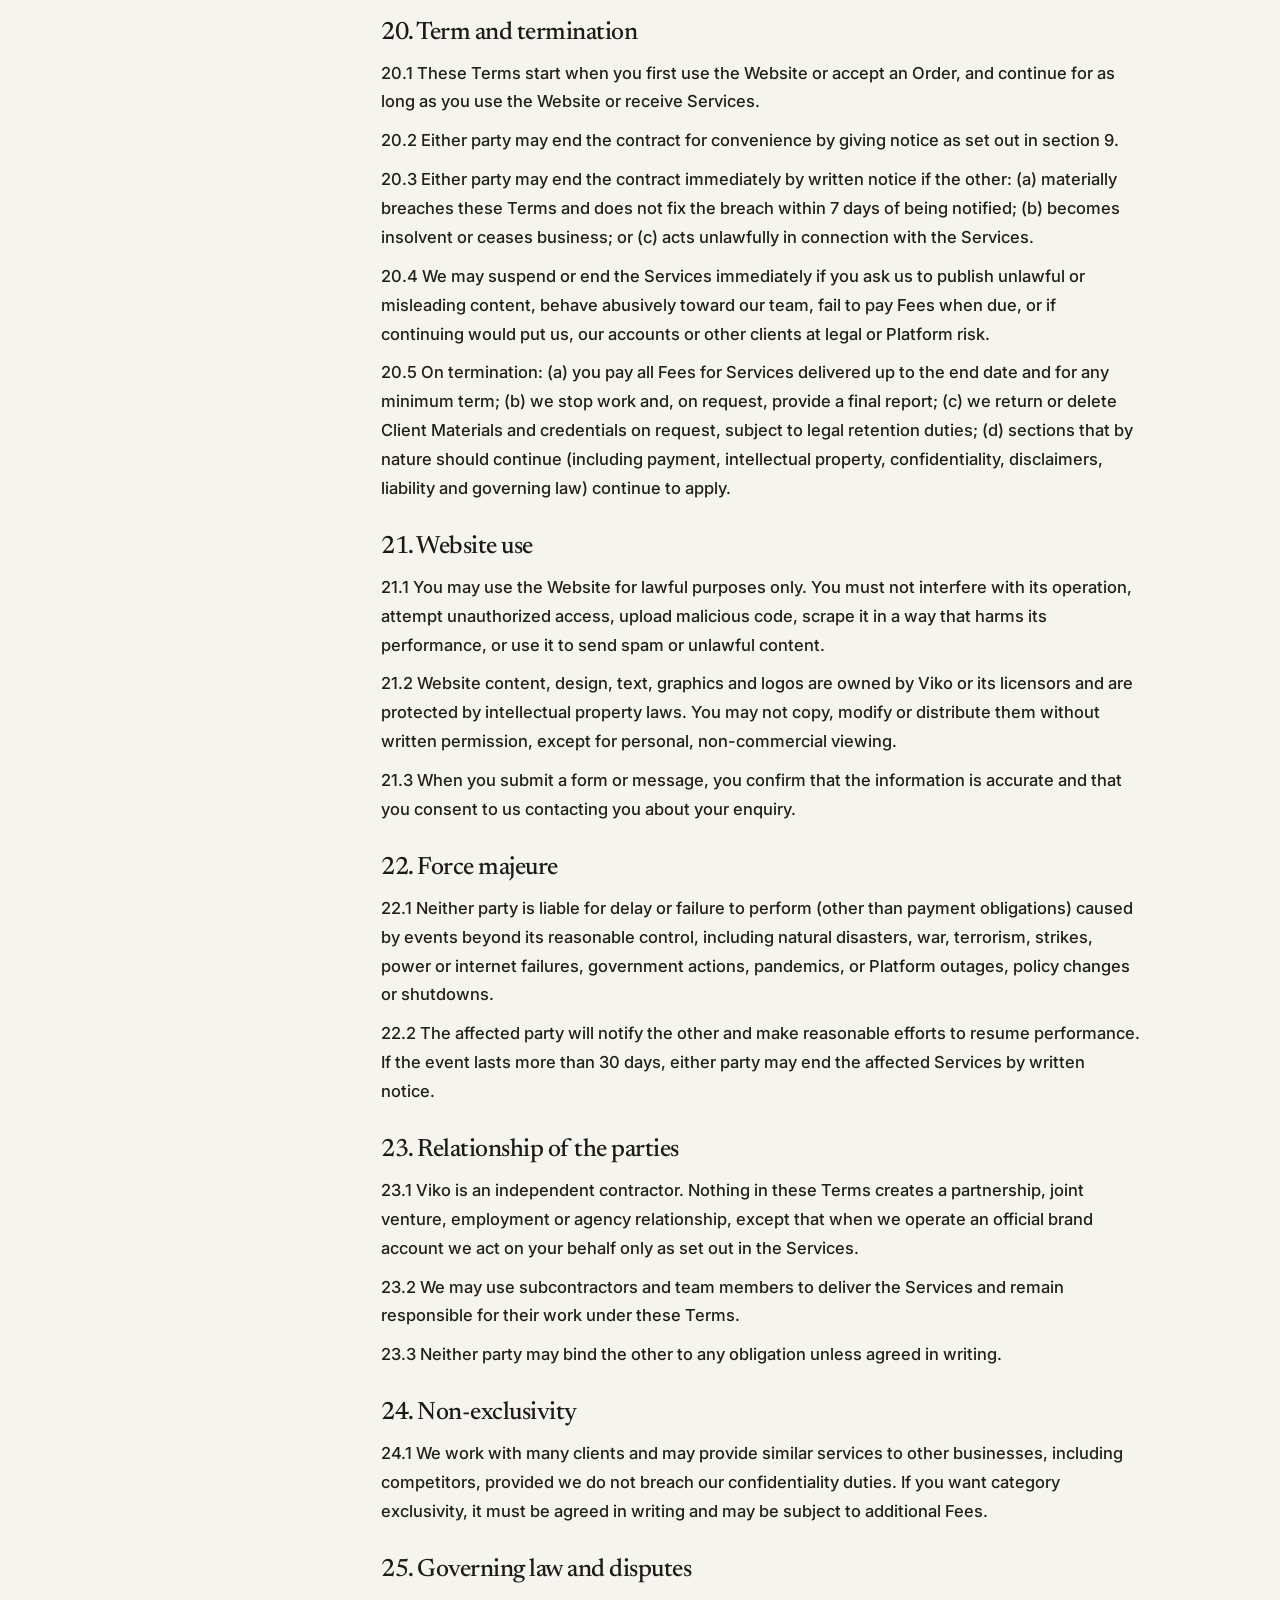
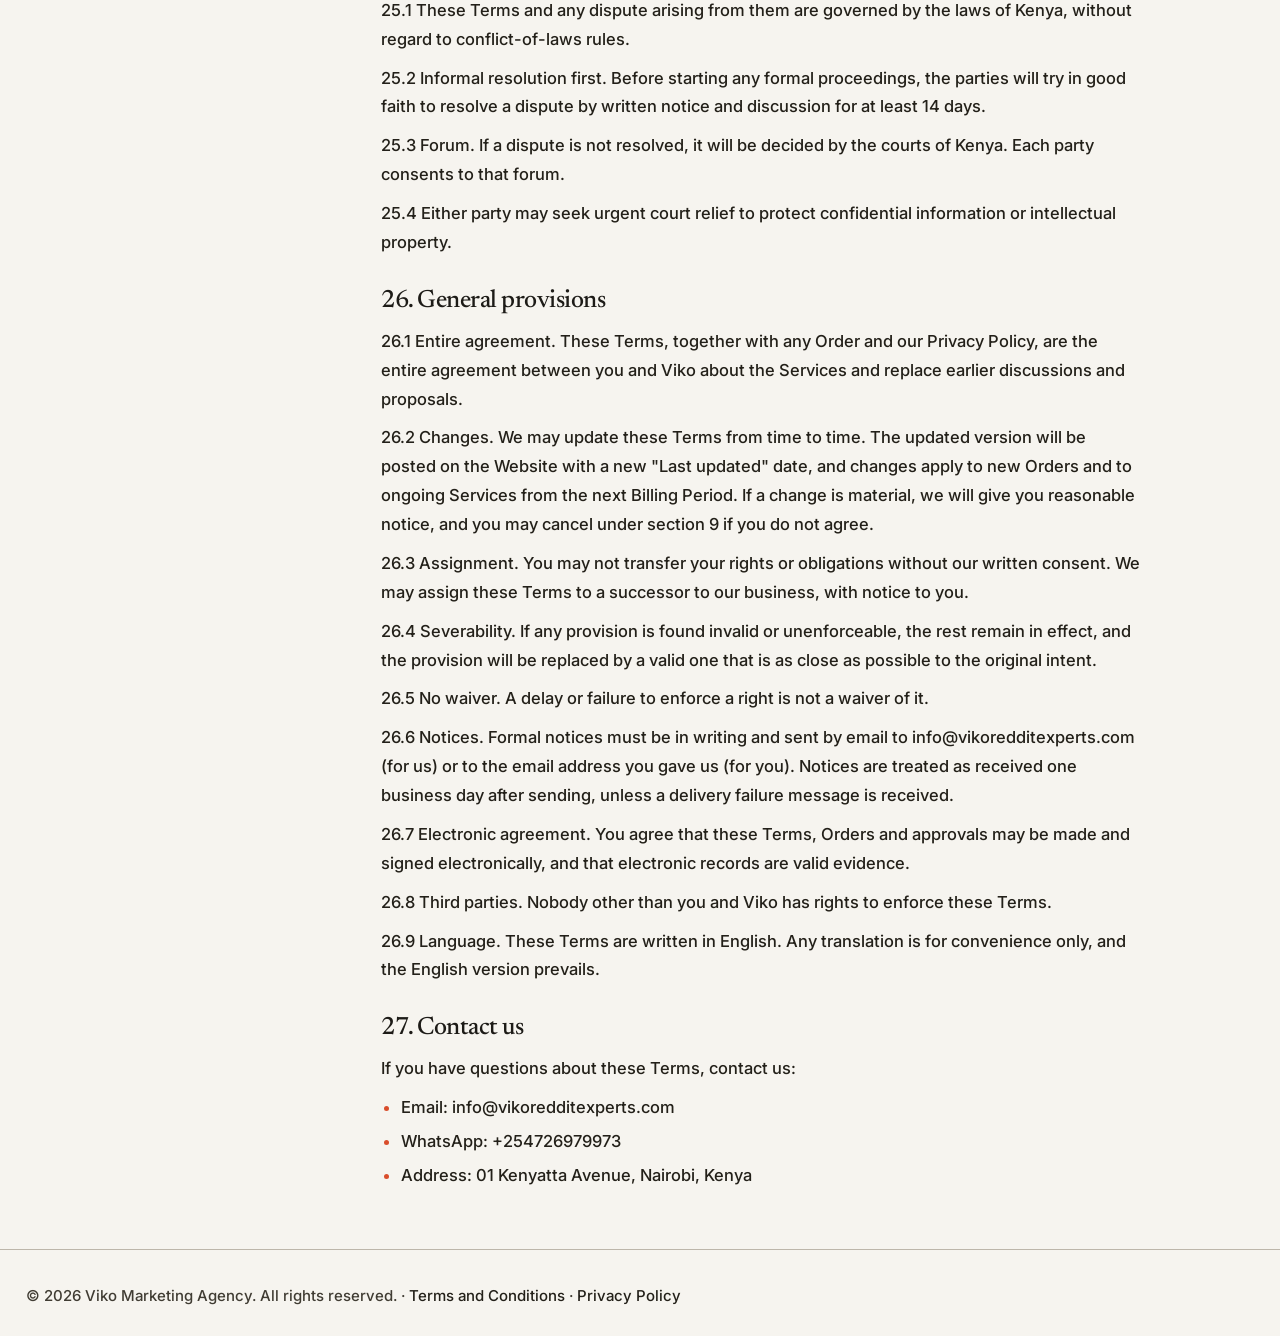
<file: terms.html>
<!DOCTYPE html>
<html lang="en">

<head>
    <meta charset="UTF-8">
    <meta name="viewport" content="width=device-width, initial-scale=1.0">
    <meta name="description" content="Terms and Conditions for Viko Reddit Marketing Agency — Reddit Ads, Ambassador Program, and Organic Growth services.">
    <title>Terms and Conditions — Viko</title>
    <link rel="icon" href="favicon-96x96.png" type="image/png" sizes="96x96">
    <link rel="icon" href="favicon-48x48.png" type="image/png" sizes="48x96">
    <link rel="shortcut icon" href="favicon.ico">
    <link rel="apple-touch-icon" href="apple-touch-icon.png" sizes="180x180">
    <link rel="manifest" href="site.webmanifest">
    <meta name="theme-color" content="#f6f4ef">
    <link rel="preconnect" href="https://fonts.googleapis.com">
    <link rel="preconnect" href="https://fonts.gstatic.com" crossorigin>
    <!-- Font Awesome 6 -->
    <link rel="stylesheet" href="https://cdnjs.cloudflare.com/ajax/libs/font-awesome/6.0.0-beta3/css/all.min.css">
    <!-- Google Fonts: Newsreader + Inter -->
    <link href="https://fonts.googleapis.com/css2?family=Inter:wght@400;500;600;700&family=Newsreader:opsz,wght@6..72,400;6..72,500;6..72,600&display=swap" rel="stylesheet">
    <link rel="stylesheet" href="styles.css">
    <script src="nav.js" defer></script>
</head>

<body>
    <header class="site-header">
        <div class="container header-inner">
            <a href="index.html" class="logo">
                <div class="logo-icon">V</div>
                <div class="logo-text">
                    <h1>Viko</h1>
                    <div class="tagline">
                        <i class="fab fa-reddit-alien"></i>
                        <span>agency</span>
                    </div>
                </div>
            </a>
            <nav class="primary-nav" aria-label="Main navigation">
                <a href="index.html">Home</a>
                <a href="index.html#capabilities">Services</a>
                <a href="case-study.html">Case studies</a>
                <a href="blog.html">Insights</a>
            </nav>
            <div class="header-actions">
                <a href="https://wa.me/254726979973?text=Hi%20Viko%2C%20I%20want%20to%20grow%20on%20Reddit"
                    class="btn btn-wa" role="button" aria-label="Contact via WhatsApp"><i class="fab fa-whatsapp"></i>
                    Whatsapp</a>
                <button class="btn btn-primary"
                    onclick="window.location.href='index.html#booking'">Book call</button>
            </div>
        </div>
    </header>

    <main>
        <section class="hero">
            <div class="container">
                <h1>Terms and Conditions</h1>
                <p>Viko Marketing Agency ("Viko") | Last updated: 24th October, 2026 | Contact: info@vikoredditexperts.com</p>
            </div>
        </section>

        <section class="container legal-section">
            <div class="legal-wrap">
                <details class="legal-toc" id="legal-toc" open>
                    <summary>Jump to a section</summary>
                    <div class="toc-title">On this page</div>
                    <nav class="toc-nav" aria-label="Table of contents">
<a href="#introduction-and-acceptance">1. Introduction and acceptance</a>
<a href="#definitions">2. Definitions</a>
<a href="#our-services">3. Our Services</a>
<a href="#getting-started-quotes-orders-and-onboarding">4. Getting started: quotes, orders and onboarding</a>
<a href="#client-responsibilities">5. Client responsibilities</a>
<a href="#drafts-review-and-approval">6. Drafts, review and approval</a>
<a href="#transparency-disclosure-and-platform-rules">7. Transparency, disclosure and Platform Rules</a>
<a href="#fees-and-payment">8. Fees and payment</a>
<a href="#cancellation-pauses-and-refunds">9. Cancellation, pauses and refunds</a>
<a href="#no-guarantee-of-results">10. No guarantee of results</a>
<a href="#reporting-and-communication">11. Reporting and communication</a>
<a href="#accounts-access-and-credentials">12. Accounts, access and credentials</a>
<a href="#intellectual-property">13. Intellectual property</a>
<a href="#confidentiality">14. Confidentiality</a>
<a href="#privacy-and-data-protection">15. Privacy and data protection</a>
<a href="#thirdparty-services-and-links">16. Third-party services and links</a>
<a href="#warranties-and-disclaimers">17. Warranties and disclaimers</a>
<a href="#limitation-of-liability">18. Limitation of liability</a>
<a href="#indemnity">19. Indemnity</a>
<a href="#term-and-termination">20. Term and termination</a>
<a href="#website-use">21. Website use</a>
<a href="#force-majeure">22. Force majeure</a>
<a href="#relationship-of-the-parties">23. Relationship of the parties</a>
<a href="#nonexclusivity">24. Non-exclusivity</a>
<a href="#governing-law-and-disputes">25. Governing law and disputes</a>
<a href="#general-provisions">26. General provisions</a>
<a href="#contact-us">27. Contact us</a>
                    </nav>
                </details>
                <div class="legal-content">
<div class="legal-summary">
<h2>Summary in plain English</h2>
<p>This summary is for convenience. The full Terms below are what apply.</p>
</div>
<section id="introduction-and-acceptance">
<h2>1. Introduction and acceptance</h2>
<p>1.1 These Terms and Conditions ("Terms") govern your use of the website at vikoredditexperts.com (the "Website") and all services provided by Viko Marketing Agency.</p>
<p>1.2 "Client", "you" and "your" mean the person or business that visits the Website, books a call, requests a quote, or purchases any service from us.</p>
<p>1.3 By using the Website, submitting a form, messaging us, paying an invoice, or accepting a proposal, you confirm that you have read, understood and agree to these Terms. If you are accepting on behalf of a company, you confirm you have authority to bind that company.</p>
<p>1.4 If you do not agree to these Terms, do not use the Website or our services.</p>
<p>1.5 Where you and Viko sign a separate written agreement, proposal or statement of work ("Order"), the Order applies together with these Terms. If they conflict, the Order prevails for the matter it covers.</p>
</section>
<section id="definitions">
<h2>2. Definitions</h2>
<ul><li>Services: the Reddit marketing, advertising, community management, research, reputation and reporting services we offer, including those described in section 3.</li><li>Package: a weekly service bundle listed on the Website or in an Order, such as the Reddit Ads Accelerator, the Reddit Ambassador Program and the Organic Growth Engine.</li><li>Custom Campaign: a service scope agreed in writing outside the standard Packages, including campaigns priced per post or per comment.</li><li>Deliverables: posts, comments, advertisements, drafts, reports, research and other work we produce for you.</li><li>Client Materials: information, brand assets, claims, credentials, access and instructions you provide to us.</li><li>Platform: Reddit and any other third-party platform, advertising system or tool through which Services are delivered.</li><li>Platform Rules: the terms, policies, content rules and community (subreddit) rules of any Platform, as they exist from time to time.</li><li>Fees: the amounts payable for the Services.</li><li>Billing Period: the weekly or other period for which Fees are charged.</li></ul>
</section>
<section id="our-services">
<h2>3. Our Services</h2>
<p>3.1 We provide Reddit marketing services, which may include: organic Reddit growth through posts and comments; managed Reddit advertising; AI and LLM discoverability optimization; subreddit and search-intent research; reputation monitoring and management; and performance reporting.</p>
<p>3.2 Reddit Ads Accelerator. Managed Reddit advertising, which includes creation of ad creative, audience and subreddit targeting, ongoing monitoring, bid optimization, testing and weekly reporting, as described on the Website or in your Order. Advertising spend paid to Reddit is separate from our Fees unless the Order says otherwise.</p>
<p>3.3 Reddit Ambassador Program. We operate an official, openly branded Reddit account for your brand and participate in relevant subreddits as your representative, give helpful advice, respond to mentions and brand-related threads, share drafts with you for review before posting, and provide a monthly summary, as described on the Website or in your Order.</p>
<p>3.4 Organic Growth Engine. Organic visibility through posts, comments and placements in relevant subreddits, with research, reputation management and reporting, in the volumes stated in your Order or on the Website.</p>
<p>3.5 Custom Campaigns. The scope, volumes, prices and timing of Custom Campaigns are set out in a written quote or Order. Per-post and per-comment rates may depend on volume and are valid only for the volume and period stated.</p>
<p>3.6 We may update, improve or change how we deliver the Services, provided that the overall scope you purchased is not materially reduced.</p>
<p>3.7 We will perform the Services with reasonable skill and care, using appropriately experienced personnel, and we manage content manually rather than relying on fully automated posting.</p>
</section>
<section id="getting-started-quotes-orders-and-onboarding">
<h2>4. Getting started: quotes, orders and onboarding</h2>
<p>4.1 Strategy calls are free, carry no obligation, and do not create a contract.</p>
<p>4.2 A contract between you and Viko begins when you (a) accept a quote or Order in writing (including by email, chat message or WhatsApp), or (b) pay the first invoice, whichever is earlier.</p>
<p>4.3 Before work begins we may need an onboarding call and certain Client Materials. Start dates depend on receiving what we need. Delays in providing them may delay delivery, and Fees may still apply from the agreed start date.</p>
<p>4.4 Quotes are valid for 14 days unless stated otherwise.</p>
</section>
<section id="client-responsibilities">
<h2>5. Client responsibilities</h2>
<p>5.1 You agree to:</p>
<ul><li>provide accurate, complete and lawful information about your business, products, claims and audience;</li><li>respond to approval requests, questions and feedback within [48 hours] (or the time agreed), because Reddit conversations are time-sensitive;</li><li>tell us promptly about brand sensitivities, legal or regulatory limits, topics to avoid, and any crisis or change affecting the brand;</li><li>give us any access or credentials that are necessary (for example, an ads account or brand account), using the secure method we reasonably request;</li><li>keep your own accounts and credentials secure and notify us immediately of any unauthorized access;</li><li>make sure you hold all rights, licenses and permissions for materials you give to us.</li></ul>
<p>5.2 You must not ask us to, and we will not, publish content that is false, misleading, defamatory, infringing, unlawful, discriminatory or harassing, or that makes health, financial, income or performance claims that cannot be substantiated.</p>
<p>5.3 You are responsible for ensuring your products, offers and claims comply with all laws and regulations that apply to your business, including advertising, consumer protection, financial services, health, data protection and endorsement or disclosure laws in the places where you operate or advertise.</p>
</section>
<section id="drafts-review-and-approval">
<h2>6. Drafts, review and approval</h2>
<p>6.1 Where your Package or Order includes drafts for review (including the Reddit Ambassador Program), we will share drafts with you before publication and you may approve, edit or request changes.</p>
<p>6.2 If you pre-approve topics, templates or categories of replies, you authorize us to publish content within those limits without asking again. You may withdraw that authorization at any time in writing.</p>
<p>6.3 If you do not respond to a draft within the agreed response time, we may (a) hold the content, or (b) where you have pre-approved the topic, publish it. Held content may reduce the volume delivered in that Billing Period, and Fees remain payable.</p>
<p>6.4 Once you approve content, you are responsible for its accuracy and for the claims it makes about your business, subject to our duty to use reasonable care.</p>
<p>6.5 Reasonable revisions to a draft are included. Repeated rewrites of approved content, or changes that expand the agreed scope, may be treated as additional work and charged.</p>
</section>
<section id="transparency-disclosure-and-platform-rules">
<h2>7. Transparency, disclosure and Platform Rules</h2>
<p>7.1 We are committed to community-first, value-first marketing. We aim to follow applicable Platform Rules and each subreddit's rules when we plan and deliver the Services.</p>
<p>7.2 Official and disclosed accounts. Where the Reddit Ambassador Program or another service involves an official brand account, that account will be operated openly as a representative of your brand, and the account's profile will not misrepresent its connection to you.</p>
<p>7.3 Disclosure. Where laws, advertising regulators or Platform Rules require that a commercial relationship, sponsorship or affiliation be disclosed, we will follow those requirements, and you agree not to instruct us to act otherwise.</p>
<p>7.4 Platform control. Platforms are run by third parties. They may change their rules, enforcement and algorithms at any time without notice, and they can remove content, restrict accounts, limit reach or suspend advertising at their sole discretion. Moderators of individual subreddits may also remove content or ban accounts.</p>
<p>7.5 Account replacement. If an account used to deliver the Services is restricted, banned or becomes unusable for reasons outside our control, we will make reasonable efforts to continue the Services by using another suitable account or approach, at our cost, within the scope you purchased. We do not guarantee that content will remain visible indefinitely.</p>
<p>7.6 Risk acknowledgement. You acknowledge that marketing on Reddit carries inherent risks, including content removal, negative community reaction, account restrictions, reputational impact, and changes to Platform Rules, and that these risks cannot be eliminated entirely even when the Services are performed carefully. We will tell you promptly if we become aware of a material issue affecting your campaign.</p>
</section>
<section id="fees-and-payment">
<h2>8. Fees and payment</h2>
<p>8.1 Standard Packages. As at the date of these Terms, standard Package prices are: Reddit Ads Accelerator, US$80 per week; Reddit Ambassador Program, US$85 per week; Organic Growth Engine, US$210 per week. Prices on the Website may change, but a price change will not affect an active Billing Period already paid.</p>
<p>8.2 Custom Campaigns. Fees for Custom Campaigns, including per-post and per-comment rates, are stated in your quote or Order. Volume pricing applies only to the volume and period quoted, and may be adjusted if you reduce the volume.</p>
<p>8.3 Billing. Fees are charged in advance for each Billing Period weekly, or as stated in your Order. We will send an invoice or payment request through bank transfer.</p>
<p>8.4 Due date. Invoices are due on receipt. Work in a Billing Period begins when payment is received, unless we agree otherwise in writing.</p>
<p>8.5 Late payment. If a payment is overdue, we may pause the Services until it is paid. We may charge interest on overdue amounts at 1% per month or the maximum rate allowed by law, whichever is lower, and recover reasonable collection costs.</p>
<p>8.6 Advertising spend. Unless the Order says otherwise, the budget paid directly to Reddit for advertisements is separate from and additional to our Fees. We do not guarantee any return on advertising spend.</p>
<p>8.7 Taxes and fees. Fees are exclusive of applicable taxes, duties, bank charges and payment-processor fees, which are your responsibility unless the invoice says otherwise.</p>
<p>8.8 Currency. All Fees are in US dollars unless stated otherwise.</p>
<p>8.9 Disputed invoices. If you dispute an invoice, tell us in writing within 7 days with reasons. You must pay the undisputed part on time, and we will work with you in good faith to resolve the rest.</p>
</section>
<section id="cancellation-pauses-and-refunds">
<h2>9. Cancellation, pauses and refunds</h2>
<p>9.1 Cancelling. Unless your Order sets a minimum term, you may cancel a weekly Package by giving us written notice (email or message) at least 7 days before the next Billing Period starts. Services continue until the end of the Billing Period already paid for.</p>
<p>9.2 Minimum terms. If your Order includes a minimum commitment (for example, a fixed number of weeks or a Custom Campaign with a fixed volume), you remain responsible for Fees for the minimum term even if you cancel early.</p>
<p>9.3 Pausing. We may agree to pause a Package at your request. Pauses are subject to our availability and may mean accounts, research or momentum need to be rebuilt.</p>
<p>9.4 Refunds. Fees are generally non-refundable once work for the Billing Period has started, because time, accounts, tools and team capacity are committed in advance. Where we have materially failed to deliver the agreed Services and cannot fix this within a reasonable time after you tell us, we will, at our choice, redo the work, extend the service period, issue a credit, or refund the part of the Fees for the undelivered work.</p>
<p>9.5 No refunds for outcomes beyond our control. We do not refund Fees because content was removed by moderators, because results were lower than hoped, or because a Platform changed its rules, as long as we performed the Services as described in section 3 and section 7.</p>
<p>9.6 Chargebacks. Please contact us to resolve any billing concern before starting a chargeback or payment dispute. We may suspend Services while a dispute is open and provide evidence of the Services delivered.</p>
</section>
<section id="no-guarantee-of-results">
<h2>10. No guarantee of results</h2>
<p>10.1 Reddit marketing depends on community behavior, timing, subreddit moderation, your product, your offer, competition and Platform decisions, none of which we control.</p>
<p>10.2 We do not guarantee any specific result, including views, upvotes, clicks, leads, sales, revenue, rankings, brand mentions, appearance in search results or AI-generated answers, sentiment, or return on investment.</p>
<p>10.3 Any figures, projections, case studies, testimonials or examples shown on the Website or in proposals are illustrations of past work. They are not promises of future performance, and individual results vary.</p>
<p>10.4 AI and search systems (including Google, ChatGPT, Perplexity, Claude and others) are operated by third parties and change often. We cannot guarantee how or whether they will cite, summarize or recommend any brand or page.</p>
</section>
<section id="reporting-and-communication">
<h2>11. Reporting and communication</h2>
<p>11.1 We provide reports on the schedule stated in your Package or Order (for example weekly performance reports or a monthly summary).</p>
<p>11.2 Reports are based on data available to us from Reddit, advertising dashboards and tools at the time of reporting. That data may be delayed, estimated or revised by the Platform.</p>
<p>11.3 We will respond to enquiries within 2 business hours during business hours 8am–6pm EAT. Response times are targets, not guarantees.</p>
<p>11.4 Day-to-day communication takes place through email, WhatsApp or a shared channel we agree with you. You agree that these channels are appropriate for approvals and instructions.</p>
</section>
<section id="accounts-access-and-credentials">
<h2>12. Accounts, access and credentials</h2>
<p>12.1 Official brand accounts. If we create or operate an official account in your brand's name as part of the Reddit Ambassador Program, you are the brand owner and the account represents you. Ownership, transfer and handover of that account are as follows: the account belongs to you, and we will transfer credentials to you on termination once all Fees are paid.</p>
<p>12.2 Our internal accounts and tools. Accounts, profiles, tools, proxies, software, methods, templates and internal processes that we use to deliver the Services remain our property or the property of our suppliers. They are not transferred to you, and you will not receive their credentials unless we agree in writing.</p>
<p>12.3 Your accounts. If you give us access to your ad accounts, analytics or other systems, we will use that access only to deliver the Services, protect the credentials with reasonable security, and tell you if we become aware of a breach. You may remove our access at any time.</p>
<p>12.4 Third-party activity. You are responsible for activity of your own staff, agencies or contractors that affects the same communities or accounts, and you agree to tell us about it so campaigns do not conflict.</p>
</section>
<section id="intellectual-property">
<h2>13. Intellectual property</h2>
<p>13.1 Client Materials. You keep all rights in your brand names, logos, product information and other Client Materials. You grant us a non-exclusive, worldwide license to use them for the purpose of delivering the Services.</p>
<p>13.2 Deliverables. After you have paid all Fees due for the relevant work, you own the copyright in Deliverables created specifically for you (such as the text of posts, comments and ad copy), excluding Platform content, third-party material and our pre-existing materials. We assign those rights to you on full payment.</p>
<p>13.3 Our materials. We keep ownership of our pre-existing materials, methods, research frameworks, templates, tools, reporting formats and know-how, and grant you a non-exclusive license to use them as part of the Deliverables for your internal business purposes.</p>
<p>13.4 Platform content. Content on Reddit is subject to Reddit's terms. Posts and comments published on Reddit are licensed to Reddit and its users under Reddit's terms, and we cannot control how others use or remove public content.</p>
<p>13.5 Portfolio. Unless you tell us otherwise in writing, we may reference your company name and general results as an anonymized or named case study. We will not publish confidential information, and we will remove a named reference on reasonable request.</p>
</section>
<section id="confidentiality">
<h2>14. Confidentiality</h2>
<p>14.1 Each party will keep confidential all non-public business, technical, financial and strategic information received from the other, use it only for the Services, and not disclose it except to employees, contractors and advisers who need it and are bound by similar duties, or when required by law.</p>
<p>14.2 This does not apply to information that is public through no fault of the recipient, was already known to the recipient, was independently developed, or was received lawfully from a third party.</p>
<p>14.3 These duties continue for 3 years after the Services end.</p>
</section>
<section id="privacy-and-data-protection">
<h2>15. Privacy and data protection</h2>
<p>15.1 We collect and use personal information (such as names, email addresses, messages and payment details) to respond to enquiries, deliver the Services, manage billing and improve our Website, as explained in our Privacy Policy at privacy.html.</p>
<p>15.2 If we process personal data on your behalf, we will do so only on your instructions, keep it secure, and meet the data protection laws that apply to our role. A data processing agreement can be provided on request.</p>
<p>15.3 The Website may use cookies and analytics tools. You can control cookies through your browser settings.</p>
</section>
<section id="thirdparty-services-and-links">
<h2>16. Third-party services and links</h2>
<p>16.1 We rely on third-party platforms and tools (including Reddit, payment processors, communication tools and analytics services). We are not responsible for their availability, performance, policies or actions.</p>
<p>16.2 The Website may link to third-party websites. We do not control or endorse them and are not responsible for their content or practices.</p>
</section>
<section id="warranties-and-disclaimers">
<h2>17. Warranties and disclaimers</h2>
<p>17.1 Each party confirms that it has authority to enter into the contract.</p>
<p>17.2 You confirm that your Client Materials and instructions do not infringe anyone's rights and are lawful.</p>
<p>17.3 Except as expressly stated in these Terms, the Website and the Services are provided "as is" and "as available". To the maximum extent allowed by law, we disclaim all other warranties, express or implied, including fitness for a particular purpose, non-infringement, uninterrupted or error-free operation, and any warranty about results.</p>
<p>17.4 Nothing in these Terms limits rights you have under consumer or other laws that cannot be excluded.</p>
</section>
<section id="limitation-of-liability">
<h2>18. Limitation of liability</h2>
<p>18.1 To the maximum extent permitted by law, Viko is not liable for any indirect, incidental, special, consequential or punitive loss, or for loss of profits, revenue, business, data, goodwill or anticipated savings, arising from or related to the Services or these Terms, even if we were told such loss was possible.</p>
<p>18.2 To the maximum extent permitted by law, our total liability for all claims arising from or related to the Services or these Terms is limited to the Fees you paid us for the Services in the three (3) months before the event giving rise to the claim.</p>
<p>18.3 We are not liable for loss or damage caused by: actions of Platforms or subreddit moderators; changes to Platform Rules or algorithms; your instructions, approvals or Client Materials; delays caused by your failure to respond; or events listed in section 22.</p>
<p>18.4 Nothing in these Terms excludes or limits liability that cannot be excluded or limited by law, including liability for fraud, or for death or personal injury caused by negligence.</p>
</section>
<section id="indemnity">
<h2>19. Indemnity</h2>
<p>19.1 You agree to defend and indemnify Viko and its owners, employees and contractors against claims, losses, damages, fines and reasonable legal costs arising from: Client Materials or claims you supplied or approved; your products or services; your breach of these Terms or applicable law; or your instruction to publish content you knew, or should have known, was unlawful or misleading.</p>
<p>19.2 We will notify you promptly of any claim, allow you to control the defense (with our reasonable cooperation at your cost), and not settle without your consent where it would require you to pay or admit liability.</p>
</section>
<section id="term-and-termination">
<h2>20. Term and termination</h2>
<p>20.1 These Terms start when you first use the Website or accept an Order, and continue for as long as you use the Website or receive Services.</p>
<p>20.2 Either party may end the contract for convenience by giving notice as set out in section 9.</p>
<p>20.3 Either party may end the contract immediately by written notice if the other: (a) materially breaches these Terms and does not fix the breach within 7 days of being notified; (b) becomes insolvent or ceases business; or (c) acts unlawfully in connection with the Services.</p>
<p>20.4 We may suspend or end the Services immediately if you ask us to publish unlawful or misleading content, behave abusively toward our team, fail to pay Fees when due, or if continuing would put us, our accounts or other clients at legal or Platform risk.</p>
<p>20.5 On termination: (a) you pay all Fees for Services delivered up to the end date and for any minimum term; (b) we stop work and, on request, provide a final report; (c) we return or delete Client Materials and credentials on request, subject to legal retention duties; (d) sections that by nature should continue (including payment, intellectual property, confidentiality, disclaimers, liability and governing law) continue to apply.</p>
</section>
<section id="website-use">
<h2>21. Website use</h2>
<p>21.1 You may use the Website for lawful purposes only. You must not interfere with its operation, attempt unauthorized access, upload malicious code, scrape it in a way that harms its performance, or use it to send spam or unlawful content.</p>
<p>21.2 Website content, design, text, graphics and logos are owned by Viko or its licensors and are protected by intellectual property laws. You may not copy, modify or distribute them without written permission, except for personal, non-commercial viewing.</p>
<p>21.3 When you submit a form or message, you confirm that the information is accurate and that you consent to us contacting you about your enquiry.</p>
</section>
<section id="force-majeure">
<h2>22. Force majeure</h2>
<p>22.1 Neither party is liable for delay or failure to perform (other than payment obligations) caused by events beyond its reasonable control, including natural disasters, war, terrorism, strikes, power or internet failures, government actions, pandemics, or Platform outages, policy changes or shutdowns.</p>
<p>22.2 The affected party will notify the other and make reasonable efforts to resume performance. If the event lasts more than 30 days, either party may end the affected Services by written notice.</p>
</section>
<section id="relationship-of-the-parties">
<h2>23. Relationship of the parties</h2>
<p>23.1 Viko is an independent contractor. Nothing in these Terms creates a partnership, joint venture, employment or agency relationship, except that when we operate an official brand account we act on your behalf only as set out in the Services.</p>
<p>23.2 We may use subcontractors and team members to deliver the Services and remain responsible for their work under these Terms.</p>
<p>23.3 Neither party may bind the other to any obligation unless agreed in writing.</p>
</section>
<section id="nonexclusivity">
<h2>24. Non-exclusivity</h2>
<p>24.1 We work with many clients and may provide similar services to other businesses, including competitors, provided we do not breach our confidentiality duties. If you want category exclusivity, it must be agreed in writing and may be subject to additional Fees.</p>
</section>
<section id="governing-law-and-disputes">
<h2>25. Governing law and disputes</h2>
<p>25.1 These Terms and any dispute arising from them are governed by the laws of Kenya, without regard to conflict-of-laws rules.</p>
<p>25.2 Informal resolution first. Before starting any formal proceedings, the parties will try in good faith to resolve a dispute by written notice and discussion for at least 14 days.</p>
<p>25.3 Forum. If a dispute is not resolved, it will be decided by the courts of Kenya. Each party consents to that forum.</p>
<p>25.4 Either party may seek urgent court relief to protect confidential information or intellectual property.</p>
</section>
<section id="general-provisions">
<h2>26. General provisions</h2>
<p>26.1 Entire agreement. These Terms, together with any Order and our Privacy Policy, are the entire agreement between you and Viko about the Services and replace earlier discussions and proposals.</p>
<p>26.2 Changes. We may update these Terms from time to time. The updated version will be posted on the Website with a new "Last updated" date, and changes apply to new Orders and to ongoing Services from the next Billing Period. If a change is material, we will give you reasonable notice, and you may cancel under section 9 if you do not agree.</p>
<p>26.3 Assignment. You may not transfer your rights or obligations without our written consent. We may assign these Terms to a successor to our business, with notice to you.</p>
<p>26.4 Severability. If any provision is found invalid or unenforceable, the rest remain in effect, and the provision will be replaced by a valid one that is as close as possible to the original intent.</p>
<p>26.5 No waiver. A delay or failure to enforce a right is not a waiver of it.</p>
<p>26.6 Notices. Formal notices must be in writing and sent by email to info@vikoredditexperts.com (for us) or to the email address you gave us (for you). Notices are treated as received one business day after sending, unless a delivery failure message is received.</p>
<p>26.7 Electronic agreement. You agree that these Terms, Orders and approvals may be made and signed electronically, and that electronic records are valid evidence.</p>
<p>26.8 Third parties. Nobody other than you and Viko has rights to enforce these Terms.</p>
<p>26.9 Language. These Terms are written in English. Any translation is for convenience only, and the English version prevails.</p>
</section>
<section id="contact-us">
<h2>27. Contact us</h2>
<p>If you have questions about these Terms, contact us:</p>
<ul><li>Email: info@vikoredditexperts.com</li><li>WhatsApp: +254726979973</li><li>Address: 01 Kenyatta Avenue, Nairobi, Kenya</li></ul>
</section>
                </div>
            </div>
        </section>
    </main>

    <footer class="footer">
        <div class="container">
            <p>© 2026 Viko Marketing Agency. All rights reserved. · <a href="terms.html">Terms and Conditions</a> · <a href="privacy.html">Privacy Policy</a></p>
        </div>
    </footer>

    <script>
        // Desktop: keep the table of contents open; mobile: collapse it behind "Jump to a section".
        const tocDetails = document.getElementById('legal-toc');
        const tocMq = window.matchMedia('(max-width: 900px)');
        const syncToc = () => { tocDetails.open = !tocMq.matches; };
        syncToc();
        tocMq.addEventListener ? tocMq.addEventListener('change', syncToc) : tocMq.addListener(syncToc);
    
    </script>
</body>

</html>
</file>
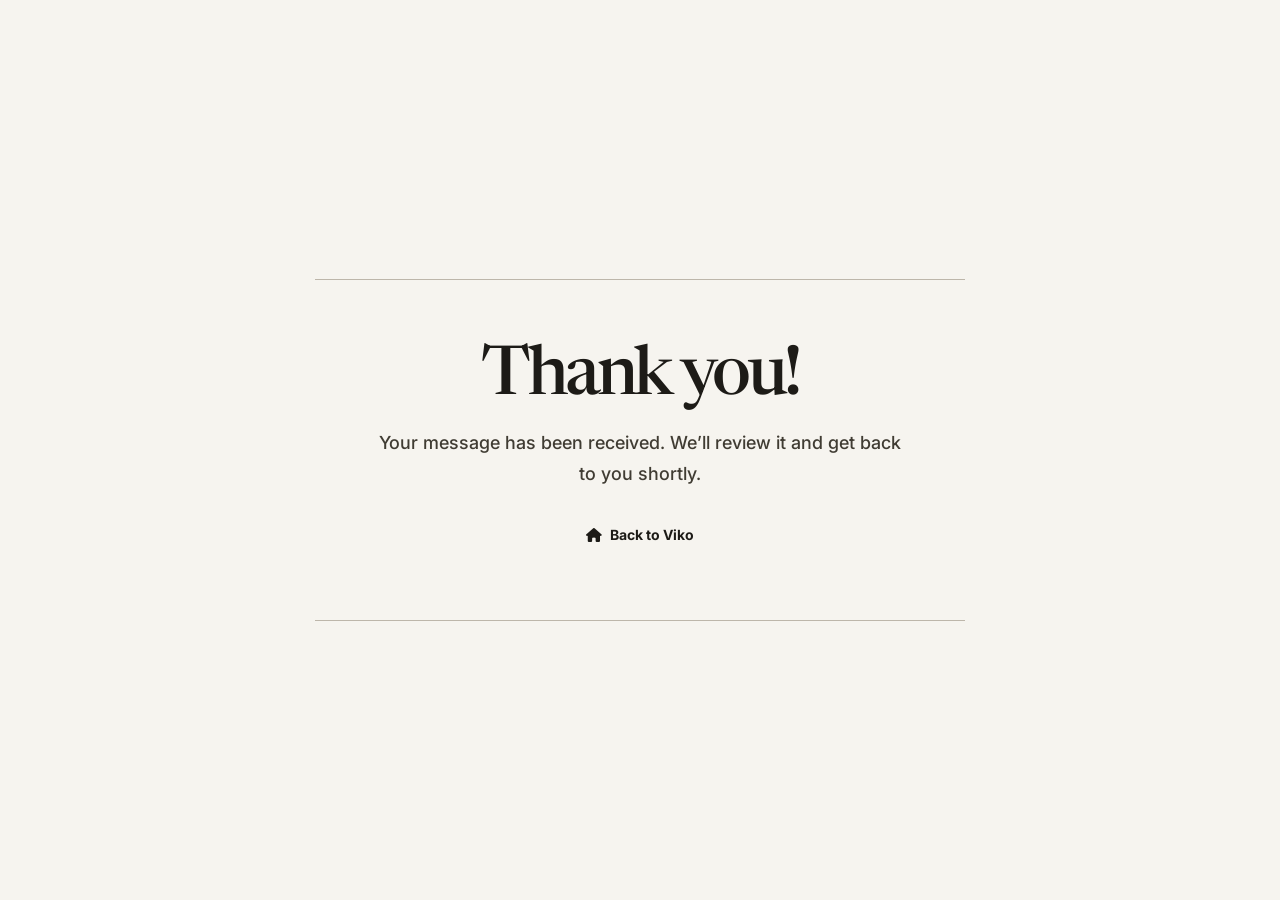
<file: thankyou.html>
<!DOCTYPE html>
<html lang="en">

<head>
    <meta charset="UTF-8">
    <meta name="viewport" content="width=device-width, initial-scale=1.0">
    <meta name="description" content="Thank you for contacting Viko. Your message has been received.">
    <title>Thank You | Viko</title>
    <link rel="icon" href="favicon-96x96.png" type="image/png" sizes="96x96">
    <link rel="icon" href="favicon-48x48.png" type="image/png" sizes="48x48">
    <link rel="shortcut icon" href="favicon.ico">
    <link rel="icon" href="favicon.ico" sizes="any">
    <link rel="apple-touch-icon" href="apple-touch-icon.png" sizes="180x180">
    <link rel="manifest" href="site.webmanifest">
    <meta name="theme-color" content="#f6f4ef">
    <link rel="preconnect" href="https://fonts.googleapis.com">
    <link rel="preconnect" href="https://fonts.gstatic.com" crossorigin>
    <link rel="stylesheet" href="https://cdnjs.cloudflare.com/ajax/libs/font-awesome/6.0.0-beta3/css/all.min.css">
    <link href="https://fonts.googleapis.com/css2?family=Inter:wght@400;500;600;700&family=Newsreader:opsz,wght@6..72,400;6..72,500;6..72,600&display=swap" rel="stylesheet">
    <link rel="stylesheet" href="styles.css">
</head>

<body class="thankyou-page">
    <div class="panel">
        <h1>Thank you!</h1>
        <p>Your message has been received. We’ll review it and get back to you shortly.</p>
        <a href="index.html" class="btn"><i class="fas fa-home"></i> Back to Viko</a>
    </div>
</body>

</html>
</file>
<file: styles.css>
:root {
    color-scheme: light;
    --paper: #f6f4ef;
    --paper-deep: #eeeae2;
    --ink: #1d1b17;
    --ink-soft: #232019;
    --muted: #403c33;
    --line: #d9d4ca;
    --line-strong: #bdb6aa;
    --accent: #d94d2b;
    --accent-dark: #b93b20;
    --viko-bg: var(--paper);
    --viko-card: #fffefa;
    --viko-border: var(--line);
    --viko-orange: var(--accent);
    --viko-orange-bright: var(--accent);
    --viko-orange-glow: transparent;
    --viko-blue: #4a7dff;
    --viko-purple: #8a63d2;
    --viko-text: var(--ink);
    --viko-meta: var(--muted);
    --serif: 'Newsreader', Georgia, serif;
    --sans: 'Inter', Arial, sans-serif;
    --measure: 1400px;
}

*, *::before, *::after { box-sizing: border-box; }
html { scroll-behavior: smooth; scroll-padding-top: 88px; }
body {
    margin: 0;
    min-width: 320px;
    overflow-x: hidden;
    background: var(--paper);
    color: var(--ink);
    font: 500 19px/1.7 var(--sans);
    -webkit-font-smoothing: antialiased;
}
::selection { background: var(--accent); color: #fff; }
a { color: inherit; }
button, input, textarea { font: inherit; }
button { color: inherit; }
img { display: block; max-width: 100%; }
.container { width: 100%; margin-inline: auto; padding-inline: clamp(16px, 2vw, 32px); }
.gradient-bg, .noise { display: none; }

/* Quiet masthead: wordmark, clear text navigation, and one direct action. */
.site-header {
    position: sticky;
    z-index: 100;
    top: 0;
    border-bottom: 1px solid var(--line);
    background: rgba(246,244,239,.96);
    backdrop-filter: blur(12px);
    -webkit-backdrop-filter: blur(12px);
}
.header-inner { display: flex; min-height: 76px; align-items: center; justify-content: space-between; gap: 26px; }
.logo { display: inline-flex; flex: 0 0 auto; align-items: center; gap: 10px; color: var(--ink); text-decoration: none; }
.logo * { text-decoration: none; }
.logo-icon { color: var(--accent); font: 600 34px/.9 var(--serif); }
.logo-text h1 { margin: 0; font: 700 18px/1.1 var(--sans); letter-spacing: -.06em; }
.logo-text .tagline { display: flex; align-items: center; gap: 5px; margin-top: 4px; color: var(--muted); font-size: 10px; letter-spacing: .13em; text-transform: uppercase; }
.tagline i { color: var(--accent); }
.primary-nav { flex: 1 1 auto; display: flex; align-items: center; justify-content: space-evenly; gap: clamp(8px, 1vw, 14px); padding-inline: clamp(0px, 1vw, 16px); }
.primary-nav a { position: relative; padding: 3px 0; color: var(--ink); font-size: 16px; font-weight: 700; text-decoration: none; transition: color .16s ease; }
.primary-nav a::after { content: ''; position: absolute; left: 0; bottom: -2px; width: 100%; height: 2px; border-radius: 1px; background: var(--accent); transform: scaleX(0); transform-origin: left center; transition: transform .22s ease; }
.primary-nav a:hover { color: var(--accent); }
.primary-nav a:hover::after, .primary-nav a[aria-current="page"]::after { transform: scaleX(1); }
.primary-nav a[aria-current="page"] { color: var(--accent); }
.header-actions { display: flex; flex: 0 0 auto; align-items: center; gap: 13px; }

.btn {
    display: inline-flex;
    min-height: 42px;
    align-items: center;
    justify-content: center;
    gap: 8px;
    padding: 9px 15px;
    border: 0;
    border-radius: 0;
    background: transparent;
    color: var(--ink);
    cursor: pointer;
    font-size: 14px;
    font-weight: 700;
    line-height: 1.35;
    text-decoration: none;
    transition: color .16s ease, background .16s ease;
}
.btn:hover { color: var(--accent); }
.btn:focus-visible, a:focus-visible, summary:focus-visible { outline: 2px solid var(--accent); outline-offset: 4px; }
.btn-primary { background: var(--accent); color: #fff; }
.btn-primary:hover { background: var(--accent-dark); color: #fff; }
.btn-outline { padding-inline: 0; border-bottom: 1px solid var(--line-strong); }
.btn-wa { padding-inline: 0; color: #25d366; }
.btn-wa:hover { color: #1da851; }
.cta-row { display: flex; flex-wrap: wrap; align-items: center; gap: 10px 19px; margin-top: 20px; }
.cta-row .btn-outline { min-height: 38px; }

/* Front page: one strong statement, compact proof, then useful detail. */
.hero { padding: clamp(20px, 3vw, 32px) 0 20px; text-align: left; }
.hero-grid { display: grid; grid-template-columns: minmax(0,1.1fr) minmax(360px,.9fr); align-items: center; gap: clamp(24px, 4vw, 48px); }
.hero-title, .hero h1 {
    max-width: 900px;
    margin: 0 0 14px;
    color: var(--ink);
    font: 500 clamp(36px, 5vw, 60px)/1.05 var(--serif);
    letter-spacing: -.055em;
}
.hero > .container > h1 { max-width: 1000px; margin-bottom: 14px; font-size: clamp(34px, 5vw, 56px); line-height: 1.05; }
.hero-title span { color: var(--accent); font-style: italic; }
.hero p { max-width: 650px; margin: 0; color: var(--ink-soft); font-size: clamp(17px, 1.6vw, 20px); line-height: 1.6; }
.hero-grid > div:first-child > p { max-width: 620px; }
.hero-stats { display: flex; flex-wrap: wrap; gap: 0; margin-top: 14px; border-block: 1px solid var(--line); }
.stat { display: flex; align-items: baseline; gap: 8px; padding: 7px 18px 7px 0; margin-right: 18px; }
.stat + .stat { padding-left: 20px; border-left: 1px solid var(--line); }
.stat-number { color: var(--ink); font: 600 22px/1.2 var(--serif); letter-spacing: -.03em; }
.stat-label { color: var(--muted); font-size: 13.5px; font-weight: 600; }
.hero-visual { min-width: 0; width: 100%; max-width: 640px; justify-self: end; }
.package-preview { padding: 0; border: 0; background: transparent; box-shadow: none; width: 100%; }
.package-preview-header { padding: 0 0 14px; border-bottom: 1px solid var(--line-strong); }
.eyebrow, .section-kicker { color: var(--accent); font-size: 12px; font-weight: 700; letter-spacing: .13em; text-transform: uppercase; }
.package-preview h2 { margin: 7px 0 0; font: 500 26px/1.15 var(--serif); letter-spacing: -.025em; }
.package-count { display: none; }
.package-preview-list { padding: 0; }
.package-preview-item { display: grid; grid-template-columns: 1fr auto; gap: 2px 10px; padding: 12px 0; border-bottom: 1px solid var(--line); }
a.package-preview-item { color: inherit; text-decoration: none; transition: border-color .18s ease, background-color .18s ease; }
a.package-preview-item:hover { border-color: var(--accent); background-color: var(--paper-deep); }
a.package-preview-item:hover strong { color: var(--accent); }
.package-preview-item strong, .package-preview-item span { display: block; }
.package-preview-icon { display: none; }
.package-preview-item strong { font-size: 15px; font-weight: 600; }
.package-preview-item span { color: var(--muted); font-size: 14.5px; }
.package-preview-price { grid-column: 2; grid-row: 1 / span 2; align-self: center; color: var(--ink-soft); font-size: 15px; white-space: nowrap; }
.package-preview > .btn { width: 100% !important; margin-top: 10px !important; }

main > section { scroll-margin-top: 88px; }
.content-section, .packages-section { padding: clamp(22px, 3vw, 32px) 0; }
.content-section:nth-of-type(even) { background: transparent; }
.section-heading-row { display: flex; align-items: end; justify-content: space-between; gap: 32px; margin-bottom: 12px; }
.section-heading-row > div { max-width: 690px; }
.section-heading-row > p { max-width: 380px; margin: 0 0 3px; color: var(--muted); font-size: 16px; }
.section-title { max-width: 760px; margin: 8px 0 0; color: var(--ink); font: 500 clamp(24px, 3vw, 38px)/1.1 var(--serif); letter-spacing: -.045em; }
.section-lead { max-width: 720px; margin: 6px 0 14px; color: var(--ink-soft); font-size: 18.5px; }
.split-section { display: grid; grid-template-columns: 1.05fr .95fr; gap: clamp(24px, 4vw, 48px); }
.narrative-panel, .proof-panel { padding: 0; border: 0; border-radius: 0; background: transparent; box-shadow: none; }
.narrative-panel h2, .proof-panel h3 { margin: 9px 0 18px; color: var(--ink); font: 500 clamp(28px, 3.5vw, 42px)/1.13 var(--serif); letter-spacing: -.04em; }
.narrative-panel p, .proof-panel p { color: var(--ink-soft); font-size: 18px; }
.proof-panel { padding-left: clamp(24px, 4vw, 54px); border-left: 1px solid var(--line-strong); }
.proof-panel h3 { font-size: 30px; }
.proof-list { display: grid; margin-top: 22px; border-top: 1px solid var(--line); }
.proof-item { display: flex; align-items: baseline; gap: 14px; padding: 12px 0; border-bottom: 1px solid var(--line); }
.proof-item > i { color: var(--accent); font-size: 12px; }
.proof-item strong, .proof-item span { display: block; }
.proof-item strong { font-size: 15px; }
.proof-item span { margin-top: 2px; color: var(--muted); font-size: 14px; }

/* Services as an indexed editorial list, not a collection of floating cards. */
.capability-grid, .why-grid { display: grid; grid-template-columns: repeat(2,minmax(0,1fr)); column-gap: clamp(24px, 6vw, 80px); counter-reset: service; }
.capability-card, .why-card { position: relative; min-height: 0; padding: 13px 0 14px; border: 0; border-top: 1px solid var(--line); border-radius: 0; background: transparent; box-shadow: none; transition: border-color .18s ease; }
.capability-card { display: grid; grid-template-columns: 32px 1fr; align-content: start; column-gap: 10px; counter-increment: service; }
.capability-card::before { grid-row: 1 / span 2; color: var(--accent); content: '0' counter(service); font: 500 13px var(--serif); }
.capability-card > i, .why-card > i { display: none; }
.capability-card h3, .why-card h3 { margin: 0 0 4px; color: var(--ink); font: 500 22px/1.25 var(--serif); letter-spacing: -.02em; }
.capability-card p, .why-card p { grid-column: 2; max-width: 490px; margin: 0; color: var(--muted); font-size: 16px; line-height: 1.65; }
.capability-card:hover, .why-card:hover { transform: none; border-color: var(--accent); background: transparent; }
.why-card { padding-left: 0; }
.why-card h3 { font-size: 20px; }
.why-card p { grid-column: auto; }

.packages-section { border-block: 1px solid var(--line); background: var(--paper-deep); }
.packages-grid { display: grid; grid-template-columns: repeat(3,minmax(0,1fr)); margin-top: 14px; border-top: 1px solid var(--line-strong); }
.package-card { display: flex; flex-direction: column; padding: 18px 24px 14px; border: 0; border-radius: 0; border-top: 3px solid transparent; background: transparent; box-shadow: none; transition: background-color .18s ease, border-color .18s ease, transform .18s ease; }
.package-card:hover { background: var(--paper); border-top-color: var(--accent); transform: translateY(-2px); }
.package-card:hover h3 { color: var(--accent); }
.package-card + .package-card { border-left: 1px solid var(--line); }
.package-card.featured { border-color: var(--accent); background: transparent; box-shadow: none; }
.package-card-top { display: flex; align-items: center; justify-content: space-between; gap: 12px; }
.package-card-icon { display: none; }
.package-tag { padding: 0; border: 0; border-radius: 0; color: var(--muted); font-size: 12px; letter-spacing: .12em; text-transform: uppercase; }
.package-card h3 { min-height: 0; margin: 14px 0 8px; color: var(--ink); font: 500 23px/1.1 var(--serif); letter-spacing: -.035em; }
.package-price { color: var(--ink); font: 500 24px/1.2 var(--serif); letter-spacing: -.035em; }
.package-price span { color: var(--muted); font: 400 13.5px var(--sans); letter-spacing: 0; }
.package-summary { min-height: 0; margin: 10px 0 12px; color: var(--ink-soft); font-size: 15.5px; }
.package-features { display: grid; gap: 6px; margin: 0 0 12px; padding: 10px 0 0; border-top: 1px solid var(--line); list-style: none; }
.package-features li { position: relative; padding-left: 15px; color: var(--ink-soft); font-size: 15px; }
.package-features li::before { position: absolute; top: 0; left: 0; color: var(--accent); content: '—'; }
.package-card > .btn { width: max-content; margin-top: auto; }

#services.container { padding-top: 24px; padding-bottom: 28px; }
#services > .section-title { margin-bottom: 14px; }
.services-grid { display: grid; grid-template-columns: repeat(3,minmax(0,1fr)); gap: 18px; }
.service-tile { display: flex; flex-direction: column; gap: 12px; padding: 20px; border: 1px solid var(--line); border-radius: 0; background: var(--paper); color: inherit; text-decoration: none; cursor: pointer; transition: border-color .18s ease, background-color .18s ease, transform .18s ease; }
.service-tile:hover { transform: translateY(-2px); border-color: var(--accent); background: var(--viko-card); }
.service-icon { color: var(--accent); font-size: 22px; }
.service-tile h3 { margin: 0; color: var(--ink); font: 500 26px/1.22 var(--serif); letter-spacing: -.03em; }
.service-tile:hover h3 { color: var(--accent-dark); }
.service-thumb-container { margin-top: auto; overflow: hidden; border: 1px solid var(--line); border-radius: 0; background: var(--paper-deep); }
.service-thumb-container picture { display: block; height: 100%; }
.services-grid .service-thumb, .catalog-list .service-thumb { width: 100%; height: 160px; object-fit: cover; object-position: top center; filter: saturate(.82); transition: filter .2s ease; }
.service-tile:hover .service-thumb { transform: none; filter: saturate(1); }

.faq-grid { display: grid; grid-template-columns: 1fr; border-top: 1px solid var(--line-strong); }
.faq-item { padding: 12px 0; border: 0; border-bottom: 1px solid var(--line); border-radius: 0; background: transparent; box-shadow: none; }
.faq-item summary { position: relative; padding-right: 34px; color: var(--ink); cursor: pointer; font: 500 22px/1.3 var(--serif); list-style: none; }
.faq-item summary::-webkit-details-marker { display: none; }
.faq-item summary::after { position: absolute; top: -2px; right: 4px; color: var(--accent); content: '+'; font: 400 24px var(--sans); }
.faq-item[open] summary::after { content: '−'; }
.faq-item p { max-width: 760px; margin: 12px 0 0; color: var(--muted); font-size: 16.5px; }
.booking-section { margin: 20px 0; padding: clamp(16px, 3vw, 26px) 0; border: 0; border-block: 1px solid var(--line-strong); border-radius: 0; background: transparent; box-shadow: none; text-align: center; }
.booking-header h2 { margin: 0; color: var(--ink); font: 500 clamp(26px, 4vw, 42px)/1.05 var(--serif); letter-spacing: -.05em; }
.booking-header p { margin: 6px 0 12px; color: var(--muted); font-size: 17.5px; }
.booking-btn-group { display: flex; flex-wrap: wrap; justify-content: center; gap: 12px 21px; }
.inquiry-form { margin-bottom: 26px; padding: 0; border: 0; border-radius: 0; background: transparent; box-shadow: none; }
.inquiry-form h2 { margin: 0 0 12px !important; color: var(--ink); font: 500 clamp(28px, 4vw, 44px)/1.1 var(--serif) !important; }
.inquiry-form > p { color: var(--muted) !important; font-size: 17.5px !important; }
.form-grid { display: grid; grid-template-columns: 1fr 1fr; gap: 14px; }
.form-group { position: relative; }
.form-group.full-width { grid-column: 1 / -1; }
.form-group input, .form-group textarea { width: 100%; padding: 12px 2px 8px; border: 0; border-bottom: 1px solid var(--line-strong); border-radius: 0; outline: none; background: transparent; color: var(--ink); }
.form-group textarea { min-height: 86px; resize: vertical; }
.form-group input:focus, .form-group textarea:focus { border-color: var(--accent); box-shadow: none; }
.form-group label { position: absolute; top: 12px; left: 2px; color: var(--muted); pointer-events: none; transition: transform .15s ease, font-size .15s ease; }
.form-group input:focus ~ label, .form-group input:not(:placeholder-shown) ~ label, .form-group textarea:focus ~ label, .form-group textarea:not(:placeholder-shown) ~ label { transform: translateY(-9px); color: var(--accent); font-size: 10px; }

.booking-divider { margin: 20px 0 14px; color: var(--muted); font-size: 12px; font-weight: 600; letter-spacing: .16em; text-transform: uppercase; }
.catalog-list { display: grid; grid-template-columns: repeat(auto-fill,minmax(220px,1fr)); gap: 18px; margin-top: 18px; }
.catalog-list .service-tile { color: inherit; text-decoration: none; }
.catalog-list .service-thumb { width: 100%; height: 160px; object-fit: cover; object-position: top center; }
.catalog-list .service-tile h3 { display: block; }
.catalog-line { display: block; margin-top: 4px; color: var(--muted); font: 400 15.5px/1.4 var(--sans); letter-spacing: 0; }
.catalog-list .blog-image { width: 100%; height: 160px; font-size: 34px; }
.catalog-cta { margin-top: 18px; }
.footer { padding: 18px 0 12px; border-top: 1px solid var(--line-strong); background: transparent; }
.footer-grid { display: grid; grid-template-columns: 1.4fr 1fr 1fr; gap: 16px; }
.footer h3, .footer h4 { color: var(--ink); }
.footer p, .footer li { color: var(--muted); font-size: 15px; }
.footer a { color: var(--ink-soft); text-decoration: none; }
.footer a:hover { color: var(--accent); }
.footer ul { padding: 0; list-style: none; }
.social-links { display: flex; gap: 12px; }
.social-links a { color: var(--ink-soft); }
.social-links a:hover { color: var(--accent); }

/* Long-form pages read like articles, with metadata and media on the same grid. */
.service-panel, .case-panel, .post-panel { margin: 0 auto 46px; padding-block: 18px 0; border: 0; border-top: 1px solid var(--line-strong); border-radius: 0; background: transparent; box-shadow: none; }
.service-panel { width: 100%; }
.service-meta, .case-meta, .post-meta { display: flex; flex-wrap: wrap; justify-content: flex-start; gap: 8px 18px; margin-bottom: 20px; }
.service-meta span, .case-meta span, .post-meta span { padding: 0; border: 0; border-radius: 0; background: transparent; color: var(--muted); font-size: 12.5px; font-weight: 600; letter-spacing: .06em; text-transform: uppercase; }
.service-content, .case-content, .post-content { max-width: none; margin-inline: 0; }
.case-title, .post-title { color: var(--ink); font: 500 clamp(36px, 5vw, 58px)/1.05 var(--serif); letter-spacing: -.045em; }
.service-content h2, .case-content h2, .case-content h3, .post-content h2, .post-content h3 { margin: 26px 0 9px; color: var(--ink); font: 500 clamp(23px, 2.8vw, 32px)/1.15 var(--serif); letter-spacing: -.035em; }
.case-content h3, .post-content h3 { font-size: 27px; }
.service-content p, .case-content p, .post-content p, .post-footer p { color: var(--ink-soft); font-size: 18.5px; line-height: 1.85; }
.service-content ul, .case-content ul, .post-content ul, .post-content ol { display: grid; gap: 9px; margin: 17px 0 26px; padding-left: 20px; color: var(--ink-soft); font-size: 17.5px; }
.service-content li::marker, .case-content li::marker, .post-content li::marker { color: var(--accent); }
.service-image { margin-top: 28px; }
.service-image img, .case-content img, .post-content img, .case-content iframe, .post-content iframe { width: 100%; height: auto; border: 1px solid var(--line); border-radius: 0; }
.service-image picture, .case-content picture, .post-content picture { display: block; }
.case-content figure { margin: 20px 0; }
.case-content figcaption { margin-top: 9px; color: var(--muted); font-size: 13.5px; }
.case-content img.readable-screenshot { width: auto; max-width: 100%; margin-inline: auto; }
.case-content blockquote { margin: 26px 0; padding: 5px 0 5px 19px; border-left: 2px solid var(--accent); background: transparent; color: var(--ink-soft); font: 400 22px/1.4 var(--serif); }
.case-content a:not(.btn), .post-content a:not(.btn), .post-footer a:not(.btn) { color: var(--accent-dark); text-decoration-thickness: 1px; text-underline-offset: 3px; }
.case-content a:not(.btn):hover, .post-content a:not(.btn):hover, .post-footer a:not(.btn):hover { color: var(--ink); }
.post-footer { display: flex; flex-wrap: wrap; align-items: center; justify-content: space-between; gap: 16px; margin-top: 37px; padding-top: 18px; border-top: 1px solid var(--line); }
.post-footer p { margin: 0; font-size: 17px; }

.blog-grid { display: grid; grid-template-columns: 1fr; padding-bottom: 40px; }
.blog-card { display: grid; grid-template-columns: 180px minmax(0,1fr); overflow: hidden; border: 0; border-top: 1px solid var(--line); border-radius: 0; background: transparent; box-shadow: none; transition: border-color .18s ease; }
.blog-card:last-child { border-bottom: 1px solid var(--line); }
.blog-card:hover { transform: none; border-color: var(--accent); }
.blog-image { display: grid; min-height: 142px; place-items: center; border: 0; background: var(--paper-deep); color: var(--accent); font-size: 27px; }
.blog-content { padding: 18px 0 18px 24px; }
.blog-meta { display: flex; flex-wrap: wrap; gap: 12px; color: var(--muted); font-size: 12.5px; }
.blog-content h3 { margin: 8px 0 5px; color: var(--ink); font: 500 25px/1.15 var(--serif); letter-spacing: -.025em; }
.blog-content p { margin: 0 0 9px; color: var(--muted); font-size: 15.5px; }
.read-more { color: var(--accent-dark); font-size: 14px; font-weight: 600; text-decoration: none; }
.read-more i { margin-left: 5px; }

.modal { position: fixed; z-index: 200; inset: 0; display: none; align-items: center; justify-content: center; padding: 20px; background: rgba(37,35,31,.52); backdrop-filter: blur(3px); }
.modal.active { display: flex; }
.modal-content { position: relative; width: min(100%, 760px); max-height: min(88vh, 900px); overflow: auto; padding: 34px; border: 1px solid var(--line-strong); border-radius: 0; background: var(--paper); box-shadow: 0 18px 55px rgba(37,35,31,.16); }
.modal-close { position: absolute; top: 12px; right: 15px; border: 0; background: transparent; color: var(--ink); cursor: pointer; font-size: 27px; }
.modal-title { margin: 0 42px 8px 0; color: var(--ink); font: 500 32px/1.1 var(--serif); }
.modal-meta, .modal-body { color: var(--ink-soft); }
#calendlyContainer { width: min(100%, 900px); height: min(85vh, 800px); overflow: hidden; padding: 0; }
#calendlyInline, #calendlyInline iframe, .calendly-inline-widget, #calendlyContainer iframe { width: 100% !important; height: 100% !important; }

.comparison-section { border-block: 1px solid var(--line); background: var(--paper-deep); }
.comparison-wrap { overflow-x: auto; }
.comparison-table { width: 100%; border-collapse: collapse; text-align: left; }
.comparison-table th, .comparison-table td { min-width: 170px; padding: 9px 14px; border-bottom: 1px solid var(--line); vertical-align: top; }
.comparison-table thead th { color: var(--muted); font-size: 12.5px; font-weight: 600; letter-spacing: .1em; text-transform: uppercase; }
.comparison-table tbody th { color: var(--ink); font: 500 22px/1.25 var(--serif); }
.comparison-table td { color: var(--ink-soft); font-size: 15.5px; }
.comparison-table th:last-child, .comparison-table td:last-child { color: var(--ink); }

body.thankyou-page { display: flex; min-height: 100vh; align-items: center; justify-content: center; padding: 24px; text-align: center; }
.panel { width: min(100%, 650px); padding: clamp(32px, 7vw, 64px); border: 0; border-block: 1px solid var(--line-strong); border-radius: 0; background: transparent; box-shadow: none; }
.panel h1 { margin: 0 0 15px; color: var(--ink); font: 500 clamp(42px, 8vw, 68px)/1.02 var(--serif); letter-spacing: -.05em; }
.panel p { margin: 0 0 25px; color: var(--muted); font-size: 18px; }

@media (max-width: 900px) {
    .hero-grid { grid-template-columns: 1fr; align-items: start; }
    .hero-visual { max-width: 620px; }
    .package-preview-list { display: grid; grid-template-columns: repeat(3,minmax(0,1fr)); gap: 15px; }
    .package-preview-item { grid-template-columns: 1fr; align-content: start; }
    .package-preview-price { grid-column: auto; grid-row: auto; margin-top: 5px; }
    .split-section { grid-template-columns: 1fr; gap: 30px; }
    .proof-panel { padding: 25px 0 0; border-top: 1px solid var(--line-strong); border-left: 0; }
    .packages-grid { grid-template-columns: 1fr; }
    .services-grid, .catalog-list { grid-template-columns: repeat(2,minmax(0,1fr)); }
    .package-card, .package-card + .package-card { padding: 22px 0; border-left: 0; border-bottom: 1px solid var(--line); }
    .package-card.featured { border-color: var(--accent); }
    .package-summary { min-height: 0; }
    .footer-grid { grid-template-columns: repeat(2,minmax(0,1fr)); }
    .footer-grid > div:first-child { grid-column: 1 / -1; }
}

@media (max-width: 640px) {
    .container { padding-inline: 18px; }
    .header-inner { min-height: 65px; flex-wrap: wrap; gap: 0 12px; padding-block: 9px; }
    .logo-icon { font-size: 29px; }
    .logo-text h1 { font-size: 16px; }
    .primary-nav { order: 3; flex: 1 0 100%; justify-content: space-between; gap: 7px; padding-inline: 0; padding-top: 9px; border-top: 1px solid var(--line); }
    .primary-nav a { font-size: 13.5px; white-space: nowrap; }
    .header-actions { margin-left: auto; }
    .header-actions .btn { min-height: 35px; padding: 7px 10px; font-size: 12px; white-space: nowrap; }
    .header-actions .btn-wa { display: none; }
    .header-actions .btn i { display: none; }
    .hero { padding: 24px 0 18px; }
    .hero-title, .hero h1 { font-size: clamp(42px, 11vw, 60px); }
    .hero-grid { gap: 33px; }
    .hero-stats { margin-top: 26px; }
    .hero-stats { display: grid; grid-template-columns: repeat(3,minmax(0,1fr)); }
    .stat { display: block; padding: 10px 7px 10px 0; margin: 0; }
    .stat + .stat { padding-left: 7px; }
    .stat-number { font-size: 18px; }
    .stat-label { display: block; font-size: 11.5px; }
    .cta-row { gap: 7px 14px; }
    .cta-row .btn { font-size: 12.5px; }
    .package-preview-list { grid-template-columns: 1fr; gap: 0; }
    .package-preview-item { grid-template-columns: 1fr auto; }
    .package-preview-price { grid-column: 2; grid-row: 1 / span 2; margin: 0; }
    .content-section, .packages-section { padding: 26px 0; }
    .section-heading-row { display: block; margin-bottom: 18px; }
    .section-heading-row > p { margin-top: 14px; }
    .capability-grid, .why-grid { grid-template-columns: 1fr; }
    .capability-card { padding-block: 15px; }
    .services-grid, .catalog-list { grid-template-columns: 1fr; }
    .service-tile { padding: 16px; }
    .service-tile h3 { font-size: 23px; }
    .services-grid .service-thumb, .catalog-list .service-thumb { height: 170px; }
    .booking-section { margin: 22px 0; }
    .booking-btn-group { flex-direction: column; align-items: center; }
    .booking-btn-group .btn { width: max-content; }
    .form-grid { grid-template-columns: 1fr; }
    .form-group.full-width { grid-column: auto; }
    .inquiry-form form > div:last-child { flex-direction: column; align-items: flex-start; }
    .footer-grid { grid-template-columns: 1fr 1fr; gap: 15px; }
    .service-panel, .case-panel, .post-panel { margin-bottom: 55px; padding-top: 18px; }
    .service-meta, .case-meta, .post-meta { gap: 7px 12px; }
    .post-footer { align-items: flex-start; flex-direction: column; }
    .blog-grid { padding-bottom: 55px; }
    .blog-card { grid-template-columns: 76px minmax(0,1fr); }
    .blog-image { min-height: 120px; font-size: 20px; }
    .blog-content { padding: 13px 0 13px 14px; }
    .blog-content h3 { font-size: 20px; }
    .comparison-table th, .comparison-table td { min-width: 145px; padding: 12px 10px; }
    .comparison-table tbody th { min-width: 110px; }
    .modal-content { padding: 28px 19px; }
    #calendlyContainer { height: 90vh; }
}

/* Wide screens: denser multi-column grids */
@media (min-width: 1110px) {
    .capability-grid, .why-grid { grid-template-columns: repeat(3,minmax(0,1fr)); column-gap: clamp(28px, 3vw, 48px); }
    .faq-grid { grid-template-columns: repeat(2,minmax(0,1fr)); column-gap: clamp(28px, 4vw, 64px); }
}

@media (prefers-reduced-motion: reduce) {
    *, *::before, *::after { scroll-behavior: auto !important; animation-duration: .01ms !important; animation-iteration-count: 1 !important; transition-duration: .01ms !important; }
}

/* Legal pages (Terms & Conditions, Privacy Policy) */
.legal-section { padding: clamp(22px, 3vw, 32px) 0 46px; }
.legal-wrap { display: grid; grid-template-columns: 250px minmax(0,1fr); gap: clamp(28px, 4vw, 56px); align-items: start; max-width: 1120px; margin-inline: auto; }
.legal-toc { position: sticky; top: 100px; max-height: calc(100vh - 124px); overflow: auto; margin: 0 0 20px; padding: 14px 18px 10px; border: 1px solid var(--line); background: var(--paper); }
.legal-toc summary { display: none; padding: 4px 0 10px; color: var(--ink); cursor: pointer; font: 500 20px/1.3 var(--serif); list-style: none; }
.legal-toc summary::-webkit-details-marker { display: none; }
.legal-toc summary::after { content: '+'; float: right; color: var(--accent); font: 400 24px var(--sans); }
.legal-toc[open] summary::after { content: '−'; }
.legal-toc .toc-title { margin: 2px 0 8px; color: var(--ink); font: 500 20px/1.3 var(--serif); }
.legal-toc .toc-nav a { display: block; padding: 5px 0; color: var(--ink-soft); font-size: 13.5px; line-height: 1.4; text-decoration: none; border-bottom: 1px solid transparent; }
.legal-toc .toc-nav a:hover { color: var(--accent); }
.legal-content { max-width: 760px; }
.legal-content h2 { margin: 30px 0 10px; color: var(--ink); font: 500 25px/1.2 var(--serif); letter-spacing: -.02em; }
.legal-content p { margin: 0 0 10px; color: var(--ink-soft); font-size: 16.5px; line-height: 1.75; }
.legal-content ul { display: grid; gap: 6px; margin: 8px 0 14px; padding-left: 20px; color: var(--ink-soft); font-size: 16.5px; line-height: 1.7; }
.legal-content li::marker { color: var(--accent); }
.legal-content a { color: var(--accent-dark); text-decoration-thickness: 1px; text-underline-offset: 3px; }
.legal-summary { margin: 0 0 26px; padding: 18px 20px; border: 1px solid var(--line-strong); background: var(--paper-deep); }
.legal-summary h2 { margin: 0 0 8px !important; font-size: 21px; }
.legal-summary ul { color: var(--ink-soft); }
.legal-table { width: 100%; border-collapse: collapse; margin: 10px 0 18px; }
.legal-table th, .legal-table td { padding: 9px 12px; border: 1px solid var(--line); vertical-align: top; text-align: left; font-size: 15px; color: var(--ink-soft); line-height: 1.6; }
.legal-table thead th { background: var(--paper-deep); color: var(--ink); font-weight: 600; }

@media (max-width: 900px) {
    .legal-wrap { grid-template-columns: 1fr; }
    .legal-toc { position: static; max-height: none; }
    .legal-toc summary { display: block; }
    .legal-toc .toc-title { display: none; }
    .legal-content h2 { margin-top: 24px; }
}
</file>
